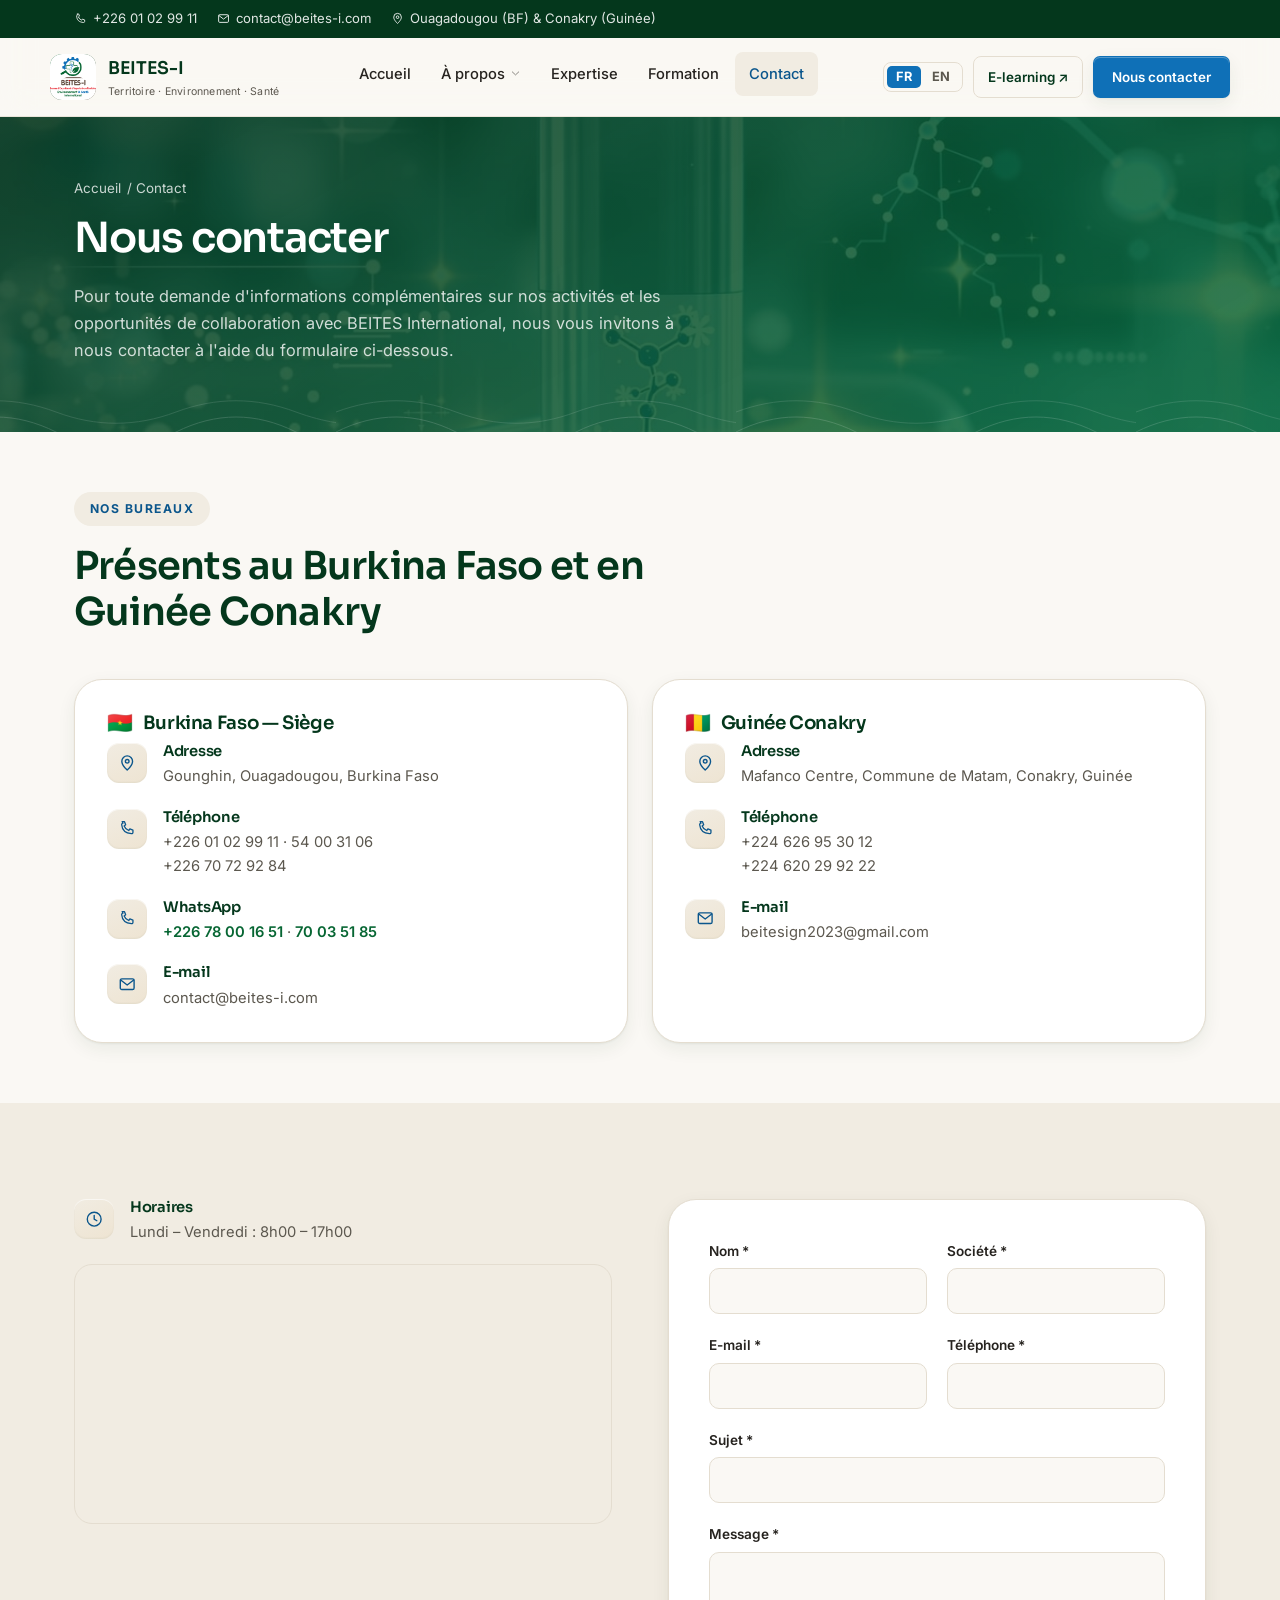
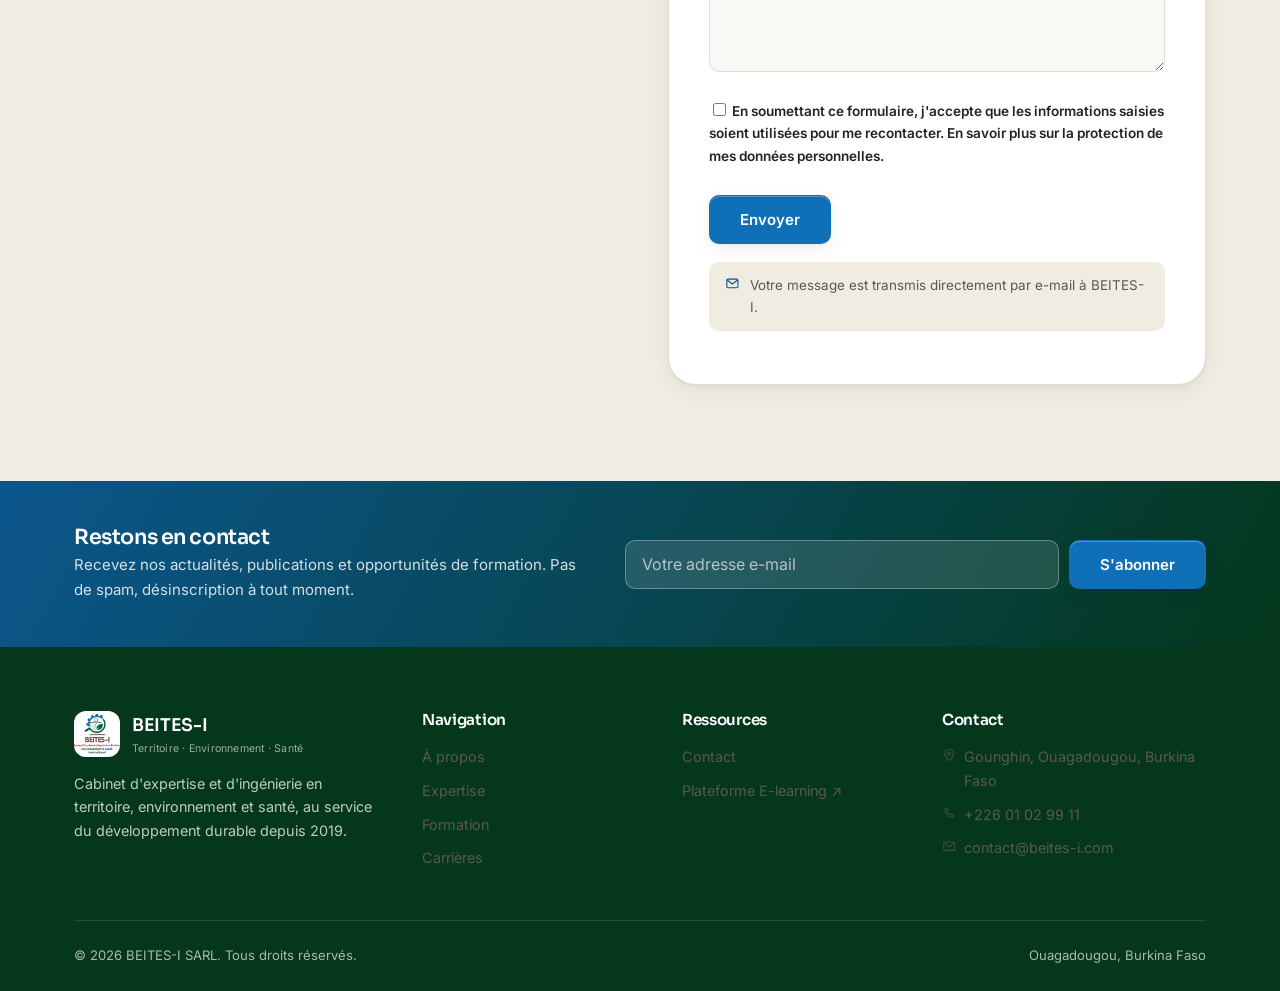
<file: contact.html>
<!DOCTYPE html>
<html lang="fr">
<head>
<meta charset="UTF-8">
<meta name="viewport" content="width=device-width, initial-scale=1.0">
<title>Contact | BEITES-I</title>
<meta name="description" content="Contactez BEITES-I, cabinet d'expertise à Ouagadougou, Burkina Faso, pour vos demandes d'informations ou d'opportunités de collaboration.">
<link rel="icon" href="favicon.svg" type="image/svg+xml">
<link rel="preconnect" href="https://fonts.googleapis.com">
<link rel="preconnect" href="https://fonts.gstatic.com" crossorigin>
<link href="https://fonts.googleapis.com/css2?family=Sora:wght@500;600;700;800&family=Inter:wght@400;500;600;700&display=swap" rel="stylesheet">
<link rel="stylesheet" href="css/style.css">
</head>
<body>

<header class="site-header">
  <div class="topbar">
    <div class="container">
      <div class="topbar-links">
        <span class="topbar-item"><svg class="icon"><use href="icons.svg#icon-phone"></use></svg> <a href="tel:+22601029911">+226 01 02 99 11</a></span>
        <span class="topbar-item"><svg class="icon"><use href="icons.svg#icon-mail"></use></svg> contact@beites-i.com</span>
        <span class="topbar-item"><svg class="icon"><use href="icons.svg#icon-pin"></use></svg> Ouagadougou (BF) &amp; Conakry (Guinée)</span>
      </div>
    </div>
  </div>
  <div class="container nav">
    <a href="index.html" class="brand">
      <span class="brand-mark"><img src="images/logo/logo.png" alt="BEITES-I" data-fallback><span class="brand-mark-fallback">B-I</span></span>
      <span class="brand-text"><strong>BEITES-I</strong><span>Territoire · Environnement · Santé</span></span>
    </a>
    <nav>
      <ul class="nav-links" id="navLinks">
        <li><a href="index.html">Accueil</a></li>
        <li class="has-dropdown">
          <a href="qui-sommes-nous.html">À propos <svg class="icon"><use href="icons.svg#icon-chevron-down"></use></svg></a>
          <ul class="dropdown">
            <li><a href="qui-sommes-nous.html"><svg class="icon"><use href="icons.svg#icon-compass"></use></svg> Notre histoire &amp; mission</a></li>
            <li><a href="qui-sommes-nous.html#equipe"><svg class="icon"><use href="icons.svg#icon-users"></use></svg> Notre équipe</a></li>
            <li><a href="opportunite.html"><svg class="icon"><use href="icons.svg#icon-briefcase"></use></svg> Carrières</a></li>
          </ul>
        </li>
        <li><a href="expertise.html">Expertise</a></li>
        <li><a href="formation.html">Formation</a></li>
        <li><a href="contact.html" class="is-active">Contact</a></li>
        <li class="lang-switch-item"><a href="contact.html" class="is-active">FR</a><a href="en/contact.html">EN</a></li>
      </ul>
    </nav>
    <div class="nav-cta">
      <div class="lang-switch">
        <a href="contact.html" class="is-active">FR</a>
        <a href="en/contact.html">EN</a>
      </div>
      <a href="https://formation.beites-i.com" target="_blank" rel="noopener" class="nav-elearn">E-learning ↗</a>
      <a href="contact.html" class="btn btn-primary btn-sm">Nous contacter</a>
    </div>
    <button class="nav-toggle" id="navToggle" aria-label="Ouvrir le menu">
      <svg class="icon icon-menu"><use href="icons.svg#icon-menu"></use></svg>
      <svg class="icon icon-close"><use href="icons.svg#icon-close"></use></svg>
    </button>
  </div>
</header>

<section class="page-header page-header--photo" style="--page-photo:url('../images/design/contact-bg.jpg')">
  <div class="container">
    <div class="breadcrumb"><a href="index.html">Accueil</a> / Contact</div>
    <h1>Nous contacter</h1>
    <p>Pour toute demande d'informations complémentaires sur nos activités et les opportunités de collaboration avec BEITES International, nous vous invitons à nous contacter à l'aide du formulaire ci-dessous.</p>
  </div>
</section>

<section class="section section--tight">
  <div class="container">
    <div class="section-head align-left">
      <span class="eyebrow">Nos bureaux</span>
      <h2>Présents au Burkina Faso et en Guinée Conakry</h2>
    </div>
    <div class="grid grid-2">
      <div class="office-card">
        <h3><span class="office-flag">🇧🇫</span> Burkina Faso — Siège</h3>
        <div class="info-block"><div class="icon-circle sm"><svg class="icon"><use href="icons.svg#icon-pin"></use></svg></div><div><h4>Adresse</h4><p>Gounghin, Ouagadougou, Burkina Faso</p></div></div>
        <div class="info-block"><div class="icon-circle sm"><svg class="icon"><use href="icons.svg#icon-phone"></use></svg></div><div><h4>Téléphone</h4><p><a href="tel:+22601029911">+226 01 02 99 11</a> · <a href="tel:+22654003106">54 00 31 06</a><br><a href="tel:+22670729284">+226 70 72 92 84</a></p></div></div>
        <div class="info-block"><div class="icon-circle sm"><svg class="icon"><use href="icons.svg#icon-phone"></use></svg></div><div><h4>WhatsApp</h4><p><a class="whatsapp-link" href="https://wa.me/22678001651" target="_blank" rel="noopener">+226 78 00 16 51</a> · <a class="whatsapp-link" href="https://wa.me/22670035185" target="_blank" rel="noopener">70 03 51 85</a></p></div></div>
        <div class="info-block"><div class="icon-circle sm"><svg class="icon"><use href="icons.svg#icon-mail"></use></svg></div><div><h4>E-mail</h4><p><a href="mailto:contact@beites-i.com">contact@beites-i.com</a></p></div></div>
      </div>
      <div class="office-card">
        <h3><span class="office-flag">🇬🇳</span> Guinée Conakry</h3>
        <div class="info-block"><div class="icon-circle sm"><svg class="icon"><use href="icons.svg#icon-pin"></use></svg></div><div><h4>Adresse</h4><p>Mafanco Centre, Commune de Matam, Conakry, Guinée</p></div></div>
        <div class="info-block"><div class="icon-circle sm"><svg class="icon"><use href="icons.svg#icon-phone"></use></svg></div><div><h4>Téléphone</h4><p><a href="tel:+224626953012">+224 626 95 30 12</a><br><a href="tel:+224620299222">+224 620 29 92 22</a></p></div></div>
        <div class="info-block"><div class="icon-circle sm"><svg class="icon"><use href="icons.svg#icon-mail"></use></svg></div><div><h4>E-mail</h4><p><a href="mailto:beitesign2023@gmail.com">beitesign2023@gmail.com</a></p></div></div>
      </div>
    </div>
  </div>
</section>

<section class="section section--alt">
  <div class="container">
    <div class="grid grid-2" style="gap:56px; align-items:flex-start;">

      <div>
        <div class="info-block"><div class="icon-circle sm"><svg class="icon"><use href="icons.svg#icon-clock"></use></svg></div><div><h4>Horaires</h4><p>Lundi – Vendredi : 8h00 – 17h00</p></div></div>
        <div class="map-frame">
          <iframe src="https://www.openstreetmap.org/export/embed.html?bbox=-1.55%2C12.32%2C-1.47%2C12.40&layer=mapnik&marker=12.3714%2C-1.5197" loading="lazy" title="Ouagadougou, Burkina Faso"></iframe>
        </div>
      </div>

      <div class="form-card">
        <div class="form-success" id="formSuccessContact"><svg class="icon"><use href="icons.svg#icon-check-circle"></use></svg> Merci pour votre message. Il a bien été envoyé.</div>
        <div class="form-error" id="formErrorContact">Une erreur s'est produite lors de l'envoi. Merci de réessayer, ou écrivez-nous directement à contact@beites-i.com.</div>
        <form id="contactForm" novalidate>
          <input type="hidden" name="_subject" value="Nouveau message — site BEITES-I">
          <input type="text" name="_honey" style="display:none" tabindex="-1" autocomplete="off">
          <div class="form-grid">
            <div class="field"><label for="c-nom">Nom *</label><input type="text" id="c-nom" name="Nom" required></div>
            <div class="field"><label for="c-societe">Société *</label><input type="text" id="c-societe" name="Societe" required></div>
            <div class="field"><label for="c-email">E-mail *</label><input type="email" id="c-email" name="Email" required></div>
            <div class="field"><label for="c-tel">Téléphone *</label><input type="tel" id="c-tel" name="Telephone" required></div>
            <div class="field full"><label for="c-sujet">Sujet *</label><input type="text" id="c-sujet" name="Sujet" required></div>
            <div class="field full"><label for="c-message">Message *</label><textarea id="c-message" name="Message" required></textarea></div>
            <div class="field full">
              <label class="consent"><input type="checkbox" required> En soumettant ce formulaire, j'accepte que les informations saisies soient utilisées pour me recontacter. En savoir plus sur la protection de mes données personnelles.</label>
            </div>
          </div>
          <div style="margin-top:22px;">
            <button type="submit" class="btn btn-primary">Envoyer</button>
          </div>
          <p class="form-note"><svg class="icon"><use href="icons.svg#icon-mail"></use></svg> Votre message est transmis directement par e-mail à BEITES-I.</p>
        </form>
      </div>

    </div>
  </div>
</section>

<section class="newsletter-band">
  <div class="container newsletter-inner">
    <div class="newsletter-text">
      <h3>Restons en contact</h3>
      <p>Recevez nos actualités, publications et opportunités de formation. Pas de spam, désinscription à tout moment.</p>
    </div>
    <form id="newsletterForm" class="newsletter-form" novalidate>
      <input type="hidden" name="_subject" value="Nouvelle inscription newsletter — BEITES-I">
      <input type="text" name="_honey" style="display:none" tabindex="-1" autocomplete="off">
      <input type="email" name="Email" placeholder="Votre adresse e-mail" aria-label="Adresse e-mail" required>
      <button type="submit" class="btn btn-primary">S'abonner</button>
    </form>
    <div class="newsletter-msg newsletter-success" id="newsletterSuccess"><svg class="icon"><use href="icons.svg#icon-check-circle"></use></svg> Merci ! Votre inscription a bien été prise en compte.</div>
    <div class="newsletter-msg newsletter-error" id="newsletterError">Une erreur est survenue. Réessayez, ou écrivez-nous à contact@beites-i.com.</div>
  </div>
</section>

<footer class="site-footer">
  <div class="container">
    <div class="footer-grid">
      <div class="footer-brand">
        <a href="index.html" class="brand" style="margin-bottom:14px;">
          <span class="brand-mark"><img src="images/logo/logo.png" alt="BEITES-I" data-fallback><span class="brand-mark-fallback">B-I</span></span>
          <span class="brand-text"><strong style="color:#fff;">BEITES-I</strong><span style="color:rgba(255,255,255,0.6);">Territoire · Environnement · Santé</span></span>
        </a>
        <p>Cabinet d'expertise et d'ingénierie en territoire, environnement et santé, au service du développement durable depuis 2019.</p>
      </div>
      <div>
        <h4>Navigation</h4>
        <ul>
          <li><a href="qui-sommes-nous.html">À propos</a></li>
          <li><a href="expertise.html">Expertise</a></li>
          <li><a href="formation.html">Formation</a></li>
          <li><a href="opportunite.html">Carrières</a></li>
        </ul>
      </div>
      <div>
        <h4>Ressources</h4>
        <ul>
          <li><a href="contact.html">Contact</a></li>
          <li><a href="https://formation.beites-i.com" target="_blank" rel="noopener">Plateforme E-learning ↗</a></li>
        </ul>
      </div>
      <div>
        <h4>Contact</h4>
        <ul>
          <li><svg class="icon"><use href="icons.svg#icon-pin"></use></svg> Gounghin, Ouagadougou, Burkina Faso</li>
          <li><svg class="icon"><use href="icons.svg#icon-phone"></use></svg> <a href="tel:+22601029911">+226 01 02 99 11</a></li>
          <li><svg class="icon"><use href="icons.svg#icon-mail"></use></svg> <a href="mailto:contact@beites-i.com">contact@beites-i.com</a></li>
        </ul>
      </div>
    </div>
    <div class="footer-bottom">
      <span>© <span id="year"></span> BEITES-I SARL. Tous droits réservés.</span>
      <span>Ouagadougou, Burkina Faso</span>
    </div>
  </div>
</footer>

<script src="js/main.js"></script>
</body>
</html>
</file>
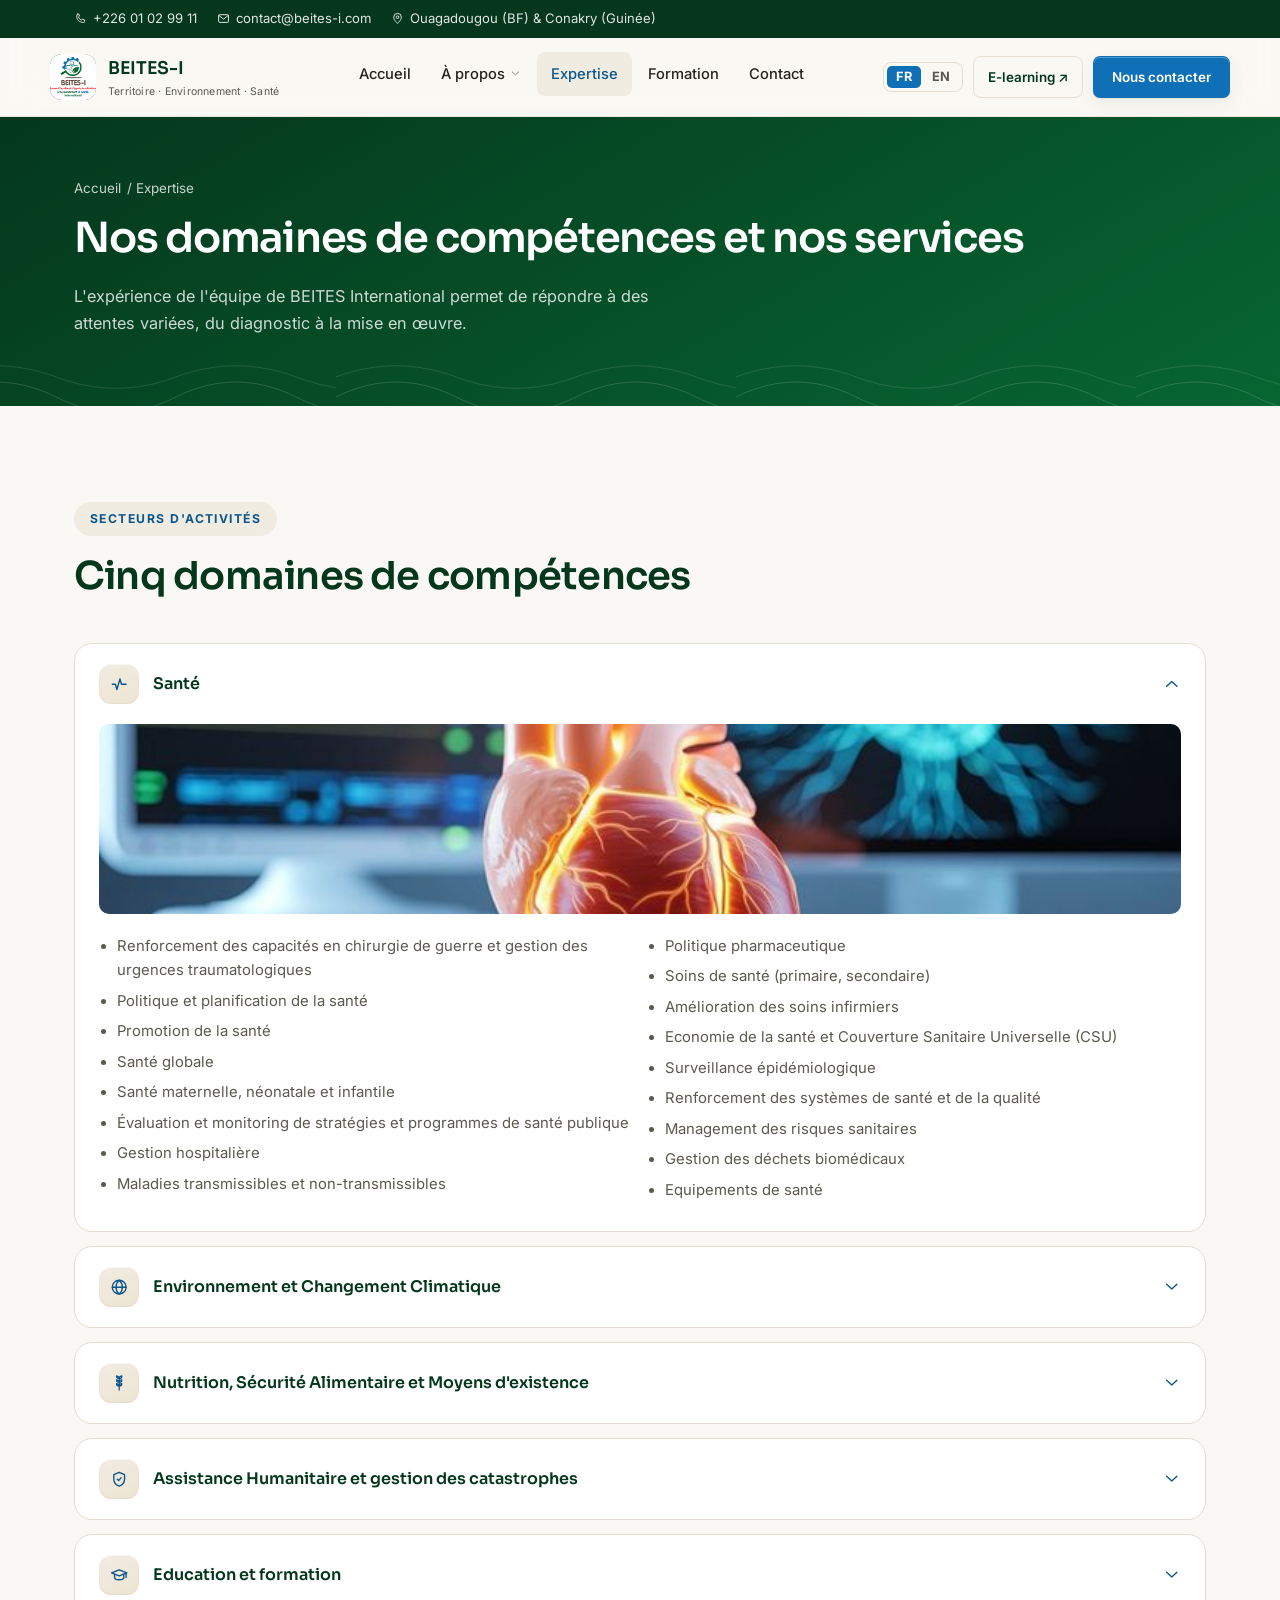
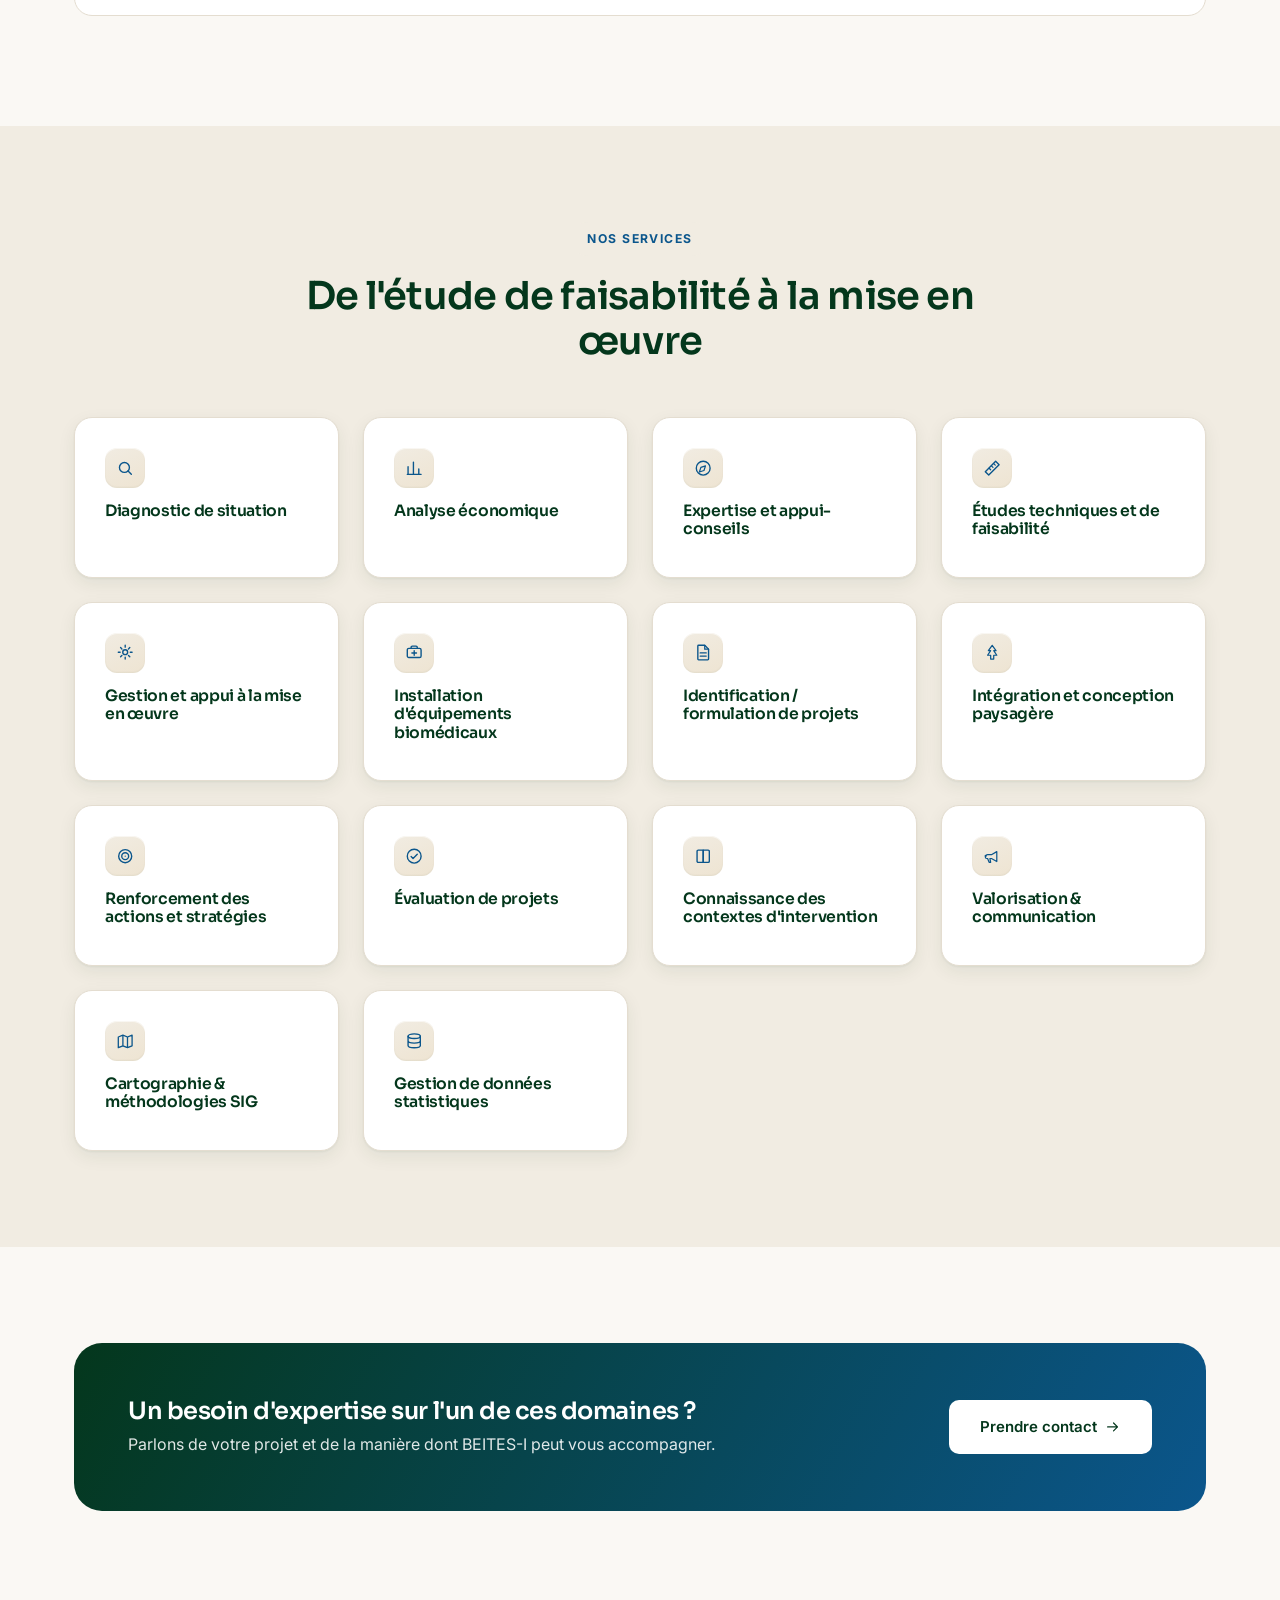
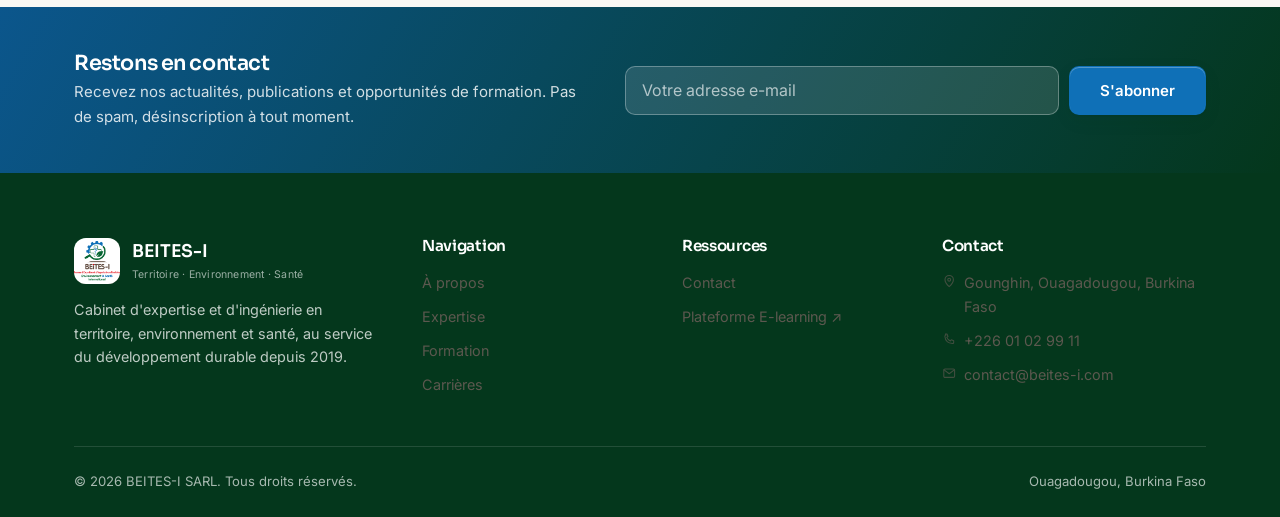
<file: expertise.html>
<!DOCTYPE html>
<html lang="fr">
<head>
<meta charset="UTF-8">
<meta name="viewport" content="width=device-width, initial-scale=1.0">
<title>Expertise &amp; Services | BEITES-I</title>
<meta name="description" content="Nos domaines de compétences (Santé, Environnement, Nutrition, Assistance Humanitaire, Éducation) et nos services d'études, d'appui-conseils et d'évaluation.">
<link rel="icon" href="favicon.svg" type="image/svg+xml">
<link rel="preconnect" href="https://fonts.googleapis.com">
<link rel="preconnect" href="https://fonts.gstatic.com" crossorigin>
<link href="https://fonts.googleapis.com/css2?family=Sora:wght@500;600;700;800&family=Inter:wght@400;500;600;700&display=swap" rel="stylesheet">
<link rel="stylesheet" href="css/style.css">
</head>
<body>

<header class="site-header">
  <div class="topbar">
    <div class="container">
      <div class="topbar-links">
        <span class="topbar-item"><svg class="icon"><use href="icons.svg#icon-phone"></use></svg> <a href="tel:+22601029911">+226 01 02 99 11</a></span>
        <span class="topbar-item"><svg class="icon"><use href="icons.svg#icon-mail"></use></svg> contact@beites-i.com</span>
        <span class="topbar-item"><svg class="icon"><use href="icons.svg#icon-pin"></use></svg> Ouagadougou (BF) &amp; Conakry (Guinée)</span>
      </div>
    </div>
  </div>
  <div class="container nav">
    <a href="index.html" class="brand">
      <span class="brand-mark"><img src="images/logo/logo.png" alt="BEITES-I" data-fallback><span class="brand-mark-fallback">B-I</span></span>
      <span class="brand-text"><strong>BEITES-I</strong><span>Territoire · Environnement · Santé</span></span>
    </a>
    <nav>
      <ul class="nav-links" id="navLinks">
        <li><a href="index.html">Accueil</a></li>
        <li class="has-dropdown">
          <a href="qui-sommes-nous.html">À propos <svg class="icon"><use href="icons.svg#icon-chevron-down"></use></svg></a>
          <ul class="dropdown">
            <li><a href="qui-sommes-nous.html"><svg class="icon"><use href="icons.svg#icon-compass"></use></svg> Notre histoire &amp; mission</a></li>
            <li><a href="qui-sommes-nous.html#equipe"><svg class="icon"><use href="icons.svg#icon-users"></use></svg> Notre équipe</a></li>
            <li><a href="opportunite.html"><svg class="icon"><use href="icons.svg#icon-briefcase"></use></svg> Carrières</a></li>
          </ul>
        </li>
        <li><a href="expertise.html" class="is-active">Expertise</a></li>
        <li><a href="formation.html">Formation</a></li>
        <li><a href="contact.html">Contact</a></li>
        <li class="lang-switch-item"><a href="expertise.html" class="is-active">FR</a><a href="en/expertise.html">EN</a></li>
      </ul>
    </nav>
    <div class="nav-cta">
      <div class="lang-switch">
        <a href="expertise.html" class="is-active">FR</a>
        <a href="en/expertise.html">EN</a>
      </div>
      <a href="https://formation.beites-i.com" target="_blank" rel="noopener" class="nav-elearn">E-learning ↗</a>
      <a href="contact.html" class="btn btn-primary btn-sm">Nous contacter</a>
    </div>
    <button class="nav-toggle" id="navToggle" aria-label="Ouvrir le menu">
      <svg class="icon icon-menu"><use href="icons.svg#icon-menu"></use></svg>
      <svg class="icon icon-close"><use href="icons.svg#icon-close"></use></svg>
    </button>
  </div>
</header>

<section class="page-header">
  <div class="container">
    <div class="breadcrumb"><a href="index.html">Accueil</a> / Expertise</div>
    <h1>Nos domaines de compétences et nos services</h1>
    <p>L'expérience de l'équipe de BEITES International permet de répondre à des attentes variées, du diagnostic à la mise en œuvre.</p>
  </div>
</section>

<section class="section">
  <div class="container">
    <div class="section-head align-left">
      <span class="eyebrow">Secteurs d'activités</span>
      <h2>Cinq domaines de compétences</h2>
    </div>

    <details class="accordion-item" open>
      <summary>
        <span class="summary-left"><span class="icon-circle sm"><svg class="icon"><use href="icons.svg#icon-pulse"></use></svg></span> Santé</span>
        <svg class="icon accordion-chevron"><use href="icons.svg#icon-chevron-down"></use></svg>
      </summary>
      <div class="accordion-body">
        <img class="accordion-banner" src="images/design/sante.jpg" alt="" data-fallback loading="lazy" decoding="async">
        <ul>
          <li>Renforcement des capacités en chirurgie de guerre et gestion des urgences traumatologiques</li>
          <li>Politique et planification de la santé</li>
          <li>Promotion de la santé</li>
          <li>Santé globale</li>
          <li>Santé maternelle, néonatale et infantile</li>
          <li>Évaluation et monitoring de stratégies et programmes de santé publique</li>
          <li>Gestion hospitalière</li>
          <li>Maladies transmissibles et non-transmissibles</li>
          <li>Politique pharmaceutique</li>
          <li>Soins de santé (primaire, secondaire)</li>
          <li>Amélioration des soins infirmiers</li>
          <li>Economie de la santé et Couverture Sanitaire Universelle (CSU)</li>
          <li>Surveillance épidémiologique</li>
          <li>Renforcement des systèmes de santé et de la qualité</li>
          <li>Management des risques sanitaires</li>
          <li>Gestion des déchets biomédicaux</li>
          <li>Equipements de santé</li>
        </ul>
      </div>
    </details>

    <details class="accordion-item">
      <summary>
        <span class="summary-left"><span class="icon-circle sm"><svg class="icon"><use href="icons.svg#icon-globe"></use></svg></span> Environnement et Changement Climatique</span>
        <svg class="icon accordion-chevron"><use href="icons.svg#icon-chevron-down"></use></svg>
      </summary>
      <div class="accordion-body">
        <img class="accordion-banner" src="images/design/environnement.jpg" alt="" data-fallback loading="lazy" decoding="async">
        <ul>
          <li>Politiques et stratégie de protection et de gestion de l'environnement</li>
          <li>Etudes d'impacts sur l'environnement (EIE)</li>
          <li>Évaluation environnementale de projets, plans et programmes</li>
          <li>Assistance à maîtrise d'ouvrage, conseils en environnement</li>
          <li>Concertation environnementale et accompagnement au changement</li>
          <li>Suivi de plans de gestion environnementale et sociale (PGES)</li>
          <li>Foresterie</li>
          <li>Cartographie SIG, modélisation, bases de données</li>
          <li>Gestion foncière</li>
          <li>Gestion et traitement des déchets solides</li>
          <li>Protection de l'environnement, des sols et des ressources en eau</li>
          <li>Eau et assainissement</li>
          <li>Développement durable</li>
          <li>Mécanisme de développement propre</li>
          <li>Etudes de vulnérabilité et d'adaptation au Changement Climatique</li>
          <li>Inventaire des gaz à effet de serre, marché de carbone</li>
          <li>Coordination des enquêtes terrain</li>
        </ul>
      </div>
    </details>

    <details class="accordion-item">
      <summary>
        <span class="summary-left"><span class="icon-circle sm"><svg class="icon"><use href="icons.svg#icon-wheat"></use></svg></span> Nutrition, Sécurité Alimentaire et Moyens d'existence</span>
        <svg class="icon accordion-chevron"><use href="icons.svg#icon-chevron-down"></use></svg>
      </summary>
      <div class="accordion-body">
        <img class="accordion-banner" src="images/design/nutrition.jpg" alt="" data-fallback loading="lazy" decoding="async">
        <ul>
          <li>Nutrition</li>
          <li>Sécurité Alimentaire et Moyens d'Existence (SAME)</li>
          <li>Formule coopérative agricole</li>
          <li>Chaîne de valeur Agro-Sylvo-Pastorale</li>
        </ul>
      </div>
    </details>

    <details class="accordion-item">
      <summary>
        <span class="summary-left"><span class="icon-circle sm"><svg class="icon"><use href="icons.svg#icon-shield"></use></svg></span> Assistance Humanitaire et gestion des catastrophes</span>
        <svg class="icon accordion-chevron"><use href="icons.svg#icon-chevron-down"></use></svg>
      </summary>
      <div class="accordion-body">
        <img class="accordion-banner" src="images/design/humanitaire.jpg" alt="" data-fallback loading="lazy" decoding="async">
        <ul>
          <li>Premiers secours</li>
          <li>Stratégies d'assistance humanitaire et de résilience communautaire</li>
          <li>Appui à l'analyse des risques</li>
          <li>Organisation des services de santé en contexte d'urgence</li>
          <li>Élaboration de plan de contingence sanitaire</li>
          <li>Protection civile</li>
          <li>Protection de l'enfant</li>
          <li>Mitigation des Violences Basées sur le Genre</li>
        </ul>
      </div>
    </details>

    <details class="accordion-item">
      <summary>
        <span class="summary-left"><span class="icon-circle sm"><svg class="icon"><use href="icons.svg#icon-cap"></use></svg></span> Education et formation</span>
        <svg class="icon accordion-chevron"><use href="icons.svg#icon-chevron-down"></use></svg>
      </summary>
      <div class="accordion-body">
        <img class="accordion-banner" src="images/design/education.jpg" alt="" data-fallback loading="lazy" decoding="async">
        <ul>
          <li>Capitalisation des expériences, pratiques et connaissances</li>
          <li>Formation et développement des capacités</li>
          <li>Formation de formateurs</li>
          <li>Stratégie et campagne de communication</li>
        </ul>
      </div>
    </details>
  </div>
</section>

<section class="section section--alt">
  <div class="container">
    <div class="section-head">
      <span class="eyebrow">Nos services</span>
      <h2>De l'étude de faisabilité à la mise en œuvre</h2>
    </div>
    <div class="grid grid-4">
      <div class="card"><div class="icon-circle sm" style="margin-bottom:14px;"><svg class="icon"><use href="icons.svg#icon-search"></use></svg></div><h3 style="font-size:0.98rem;">Diagnostic de situation</h3></div>
      <div class="card"><div class="icon-circle sm" style="margin-bottom:14px;"><svg class="icon"><use href="icons.svg#icon-chart"></use></svg></div><h3 style="font-size:0.98rem;">Analyse économique</h3></div>
      <div class="card"><div class="icon-circle sm" style="margin-bottom:14px;"><svg class="icon"><use href="icons.svg#icon-compass"></use></svg></div><h3 style="font-size:0.98rem;">Expertise et appui-conseils</h3></div>
      <div class="card"><div class="icon-circle sm" style="margin-bottom:14px;"><svg class="icon"><use href="icons.svg#icon-ruler"></use></svg></div><h3 style="font-size:0.98rem;">Études techniques et de faisabilité</h3></div>
      <div class="card"><div class="icon-circle sm" style="margin-bottom:14px;"><svg class="icon"><use href="icons.svg#icon-gear"></use></svg></div><h3 style="font-size:0.98rem;">Gestion et appui à la mise en œuvre</h3></div>
      <div class="card"><div class="icon-circle sm" style="margin-bottom:14px;"><svg class="icon"><use href="icons.svg#icon-cross"></use></svg></div><h3 style="font-size:0.98rem;">Installation d'équipements biomédicaux</h3></div>
      <div class="card"><div class="icon-circle sm" style="margin-bottom:14px;"><svg class="icon"><use href="icons.svg#icon-file"></use></svg></div><h3 style="font-size:0.98rem;">Identification / formulation de projets</h3></div>
      <div class="card"><div class="icon-circle sm" style="margin-bottom:14px;"><svg class="icon"><use href="icons.svg#icon-tree"></use></svg></div><h3 style="font-size:0.98rem;">Intégration et conception paysagère</h3></div>
      <div class="card"><div class="icon-circle sm" style="margin-bottom:14px;"><svg class="icon"><use href="icons.svg#icon-target"></use></svg></div><h3 style="font-size:0.98rem;">Renforcement des actions et stratégies</h3></div>
      <div class="card"><div class="icon-circle sm" style="margin-bottom:14px;"><svg class="icon"><use href="icons.svg#icon-check-circle"></use></svg></div><h3 style="font-size:0.98rem;">Évaluation de projets</h3></div>
      <div class="card"><div class="icon-circle sm" style="margin-bottom:14px;"><svg class="icon"><use href="icons.svg#icon-book"></use></svg></div><h3 style="font-size:0.98rem;">Connaissance des contextes d'intervention</h3></div>
      <div class="card"><div class="icon-circle sm" style="margin-bottom:14px;"><svg class="icon"><use href="icons.svg#icon-megaphone"></use></svg></div><h3 style="font-size:0.98rem;">Valorisation &amp; communication</h3></div>
      <div class="card"><div class="icon-circle sm" style="margin-bottom:14px;"><svg class="icon"><use href="icons.svg#icon-map"></use></svg></div><h3 style="font-size:0.98rem;">Cartographie &amp; méthodologies SIG</h3></div>
      <div class="card"><div class="icon-circle sm" style="margin-bottom:14px;"><svg class="icon"><use href="icons.svg#icon-database"></use></svg></div><h3 style="font-size:0.98rem;">Gestion de données statistiques</h3></div>
    </div>
  </div>
</section>

<section class="section">
  <div class="container">
    <div class="cta-banner">
      <div>
        <h2>Un besoin d'expertise sur l'un de ces domaines ?</h2>
        <p>Parlons de votre projet et de la manière dont BEITES-I peut vous accompagner.</p>
      </div>
      <a href="contact.html" class="btn btn-white">Prendre contact <svg class="icon"><use href="icons.svg#icon-arrow-right"></use></svg></a>
    </div>
  </div>
</section>

<section class="newsletter-band">
  <div class="container newsletter-inner">
    <div class="newsletter-text">
      <h3>Restons en contact</h3>
      <p>Recevez nos actualités, publications et opportunités de formation. Pas de spam, désinscription à tout moment.</p>
    </div>
    <form id="newsletterForm" class="newsletter-form" novalidate>
      <input type="hidden" name="_subject" value="Nouvelle inscription newsletter — BEITES-I">
      <input type="text" name="_honey" style="display:none" tabindex="-1" autocomplete="off">
      <input type="email" name="Email" placeholder="Votre adresse e-mail" aria-label="Adresse e-mail" required>
      <button type="submit" class="btn btn-primary">S'abonner</button>
    </form>
    <div class="newsletter-msg newsletter-success" id="newsletterSuccess"><svg class="icon"><use href="icons.svg#icon-check-circle"></use></svg> Merci ! Votre inscription a bien été prise en compte.</div>
    <div class="newsletter-msg newsletter-error" id="newsletterError">Une erreur est survenue. Réessayez, ou écrivez-nous à contact@beites-i.com.</div>
  </div>
</section>

<footer class="site-footer">
  <div class="container">
    <div class="footer-grid">
      <div class="footer-brand">
        <a href="index.html" class="brand" style="margin-bottom:14px;">
          <span class="brand-mark"><img src="images/logo/logo.png" alt="BEITES-I" data-fallback><span class="brand-mark-fallback">B-I</span></span>
          <span class="brand-text"><strong style="color:#fff;">BEITES-I</strong><span style="color:rgba(255,255,255,0.6);">Territoire · Environnement · Santé</span></span>
        </a>
        <p>Cabinet d'expertise et d'ingénierie en territoire, environnement et santé, au service du développement durable depuis 2019.</p>
      </div>
      <div>
        <h4>Navigation</h4>
        <ul>
          <li><a href="qui-sommes-nous.html">À propos</a></li>
          <li><a href="expertise.html">Expertise</a></li>
          <li><a href="formation.html">Formation</a></li>
          <li><a href="opportunite.html">Carrières</a></li>
        </ul>
      </div>
      <div>
        <h4>Ressources</h4>
        <ul>
          <li><a href="contact.html">Contact</a></li>
          <li><a href="https://formation.beites-i.com" target="_blank" rel="noopener">Plateforme E-learning ↗</a></li>
        </ul>
      </div>
      <div>
        <h4>Contact</h4>
        <ul>
          <li><svg class="icon"><use href="icons.svg#icon-pin"></use></svg> Gounghin, Ouagadougou, Burkina Faso</li>
          <li><svg class="icon"><use href="icons.svg#icon-phone"></use></svg> <a href="tel:+22601029911">+226 01 02 99 11</a></li>
          <li><svg class="icon"><use href="icons.svg#icon-mail"></use></svg> <a href="mailto:contact@beites-i.com">contact@beites-i.com</a></li>
        </ul>
      </div>
    </div>
    <div class="footer-bottom">
      <span>© <span id="year"></span> BEITES-I SARL. Tous droits réservés.</span>
      <span>Ouagadougou, Burkina Faso</span>
    </div>
  </div>
</footer>

<script src="js/main.js"></script>
</body>
</html>
</file>
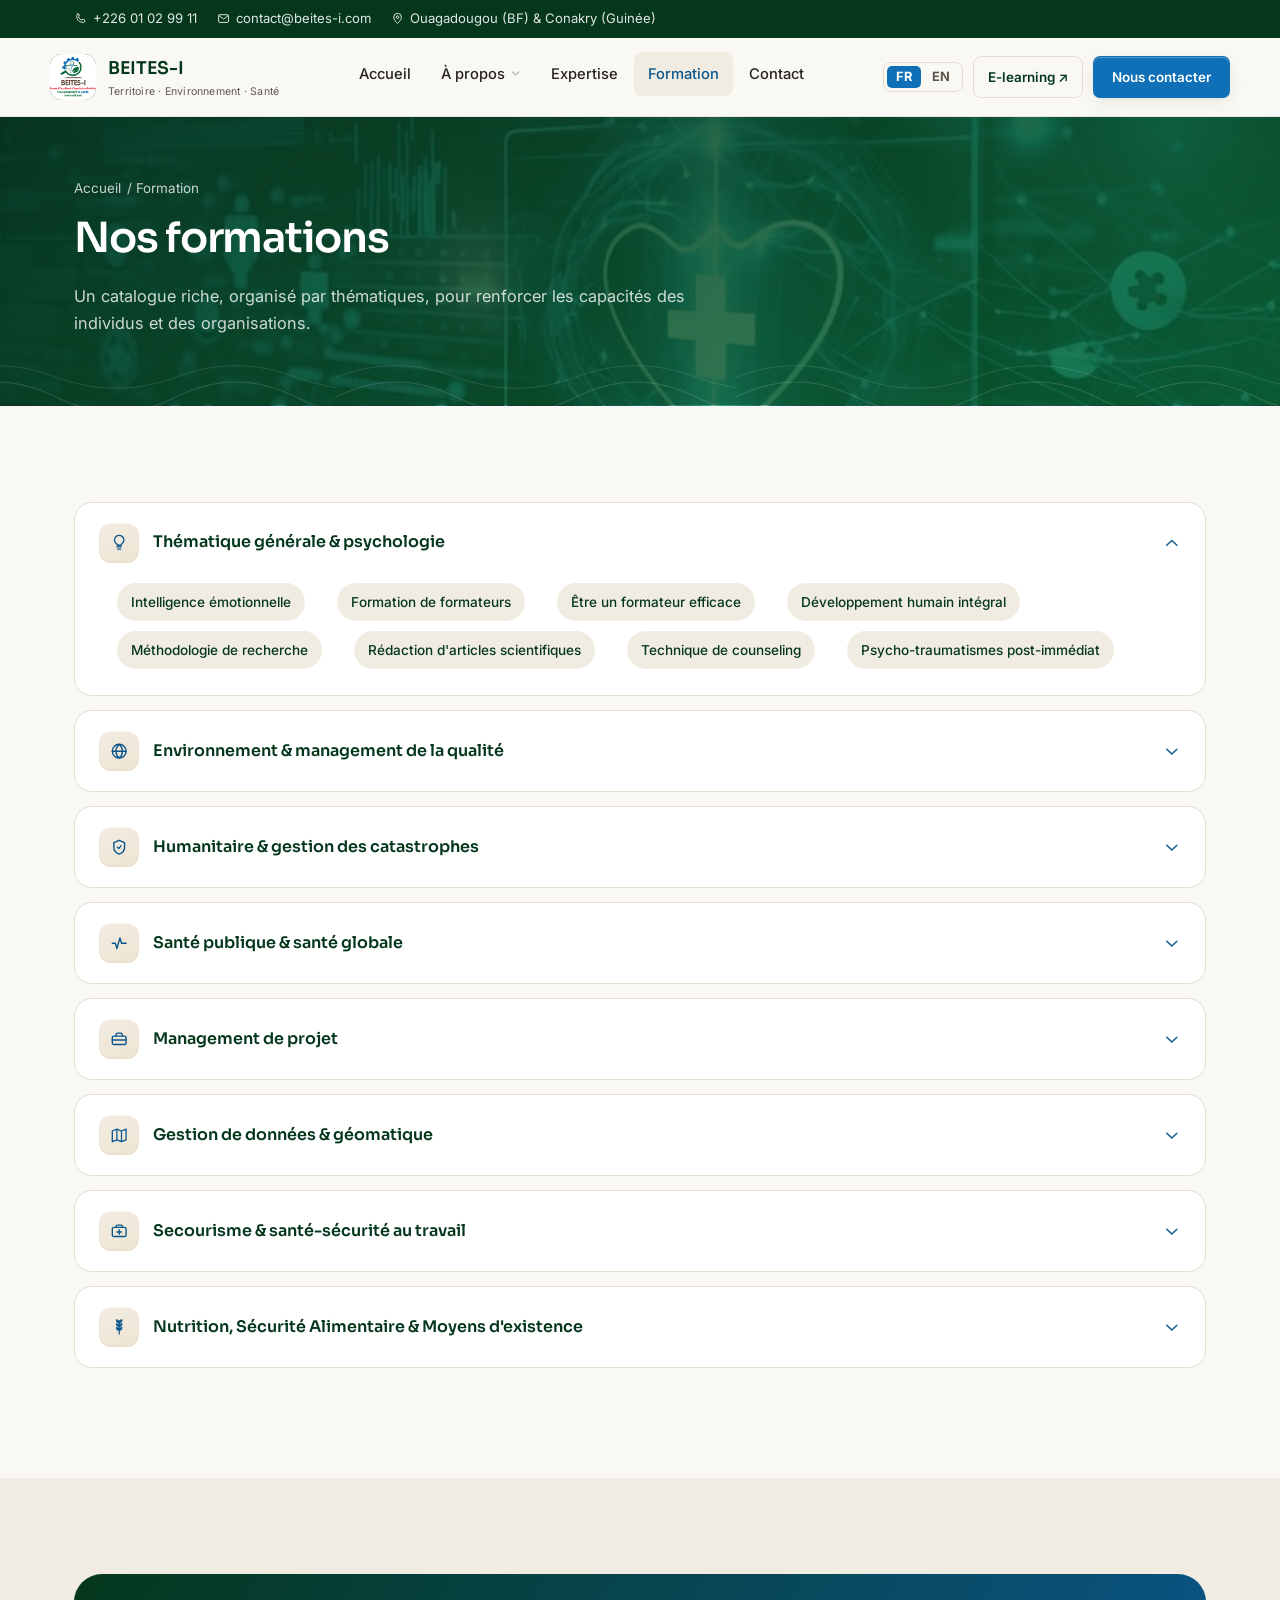
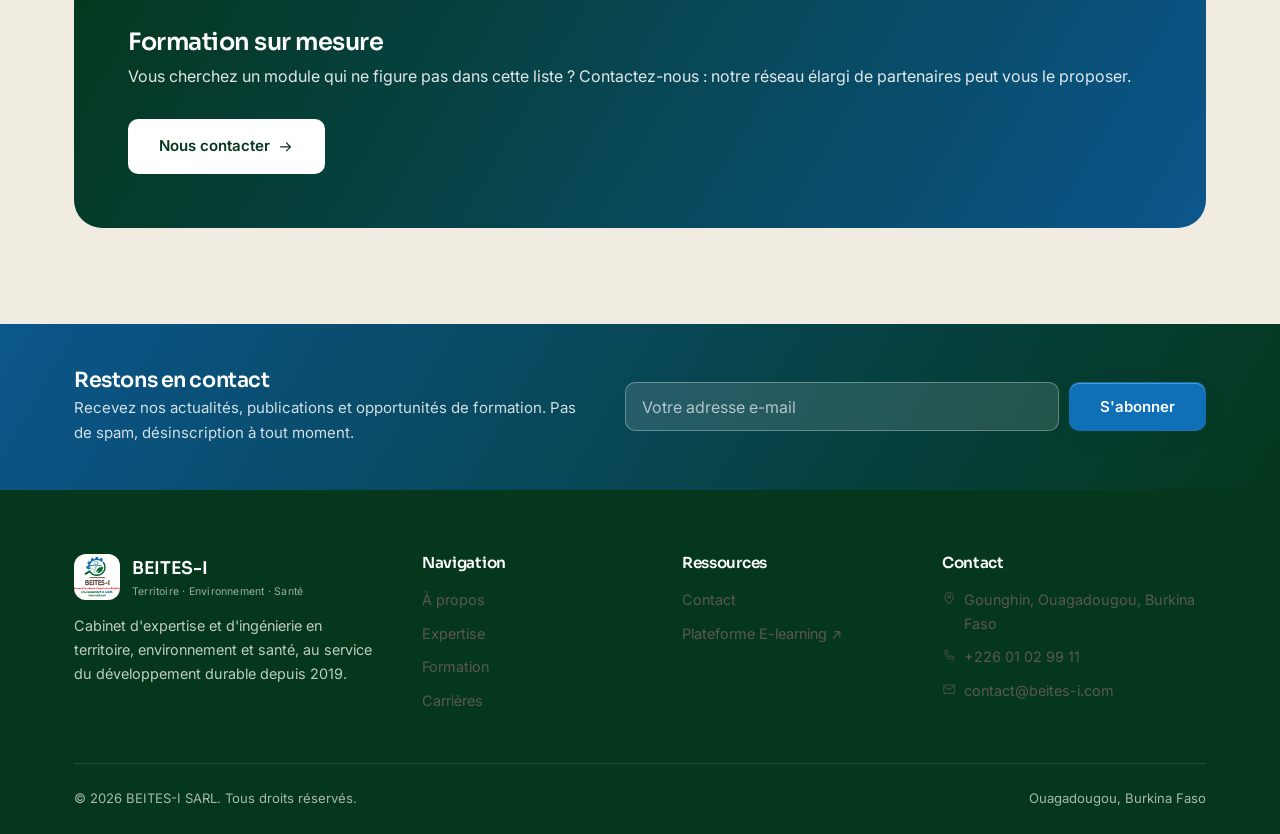
<file: formation.html>
<!DOCTYPE html>
<html lang="fr">
<head>
<meta charset="UTF-8">
<meta name="viewport" content="width=device-width, initial-scale=1.0">
<title>Formation | BEITES-I</title>
<meta name="description" content="Catalogue de formations BEITES-I : santé publique, environnement, humanitaire, éducation, gestion de projet, géomatique et secourisme.">
<link rel="icon" href="favicon.svg" type="image/svg+xml">
<link rel="preconnect" href="https://fonts.googleapis.com">
<link rel="preconnect" href="https://fonts.gstatic.com" crossorigin>
<link href="https://fonts.googleapis.com/css2?family=Sora:wght@500;600;700;800&family=Inter:wght@400;500;600;700&display=swap" rel="stylesheet">
<link rel="stylesheet" href="css/style.css">
</head>
<body>

<header class="site-header">
  <div class="topbar">
    <div class="container">
      <div class="topbar-links">
        <span class="topbar-item"><svg class="icon"><use href="icons.svg#icon-phone"></use></svg> <a href="tel:+22601029911">+226 01 02 99 11</a></span>
        <span class="topbar-item"><svg class="icon"><use href="icons.svg#icon-mail"></use></svg> contact@beites-i.com</span>
        <span class="topbar-item"><svg class="icon"><use href="icons.svg#icon-pin"></use></svg> Ouagadougou (BF) &amp; Conakry (Guinée)</span>
      </div>
    </div>
  </div>
  <div class="container nav">
    <a href="index.html" class="brand">
      <span class="brand-mark"><img src="images/logo/logo.png" alt="BEITES-I" data-fallback><span class="brand-mark-fallback">B-I</span></span>
      <span class="brand-text"><strong>BEITES-I</strong><span>Territoire · Environnement · Santé</span></span>
    </a>
    <nav>
      <ul class="nav-links" id="navLinks">
        <li><a href="index.html">Accueil</a></li>
        <li class="has-dropdown">
          <a href="qui-sommes-nous.html">À propos <svg class="icon"><use href="icons.svg#icon-chevron-down"></use></svg></a>
          <ul class="dropdown">
            <li><a href="qui-sommes-nous.html"><svg class="icon"><use href="icons.svg#icon-compass"></use></svg> Notre histoire &amp; mission</a></li>
            <li><a href="qui-sommes-nous.html#equipe"><svg class="icon"><use href="icons.svg#icon-users"></use></svg> Notre équipe</a></li>
            <li><a href="opportunite.html"><svg class="icon"><use href="icons.svg#icon-briefcase"></use></svg> Carrières</a></li>
          </ul>
        </li>
        <li><a href="expertise.html">Expertise</a></li>
        <li><a href="formation.html" class="is-active">Formation</a></li>
        <li><a href="contact.html">Contact</a></li>
        <li class="lang-switch-item"><a href="formation.html" class="is-active">FR</a><a href="en/formation.html">EN</a></li>
      </ul>
    </nav>
    <div class="nav-cta">
      <div class="lang-switch">
        <a href="formation.html" class="is-active">FR</a>
        <a href="en/formation.html">EN</a>
      </div>
      <a href="https://formation.beites-i.com" target="_blank" rel="noopener" class="nav-elearn">E-learning ↗</a>
      <a href="contact.html" class="btn btn-primary btn-sm">Nous contacter</a>
    </div>
    <button class="nav-toggle" id="navToggle" aria-label="Ouvrir le menu">
      <svg class="icon icon-menu"><use href="icons.svg#icon-menu"></use></svg>
      <svg class="icon icon-close"><use href="icons.svg#icon-close"></use></svg>
    </button>
  </div>
</header>

<section class="page-header page-header--photo" style="--page-photo:url('../images/design/formation-bg.jpg')">
  <div class="container">
    <div class="breadcrumb"><a href="index.html">Accueil</a> / Formation</div>
    <h1>Nos formations</h1>
    <p>Un catalogue riche, organisé par thématiques, pour renforcer les capacités des individus et des organisations.</p>
  </div>
</section>

<section class="section">
  <div class="container">

    <details class="accordion-item" open>
      <summary>
        <span class="summary-left"><span class="icon-circle sm"><svg class="icon"><use href="icons.svg#icon-bulb"></use></svg></span> Thématique générale &amp; psychologie</span>
        <svg class="icon accordion-chevron"><use href="icons.svg#icon-chevron-down"></use></svg>
      </summary>
      <div class="accordion-body">
        <ul class="chip-list">
          <li>Intelligence émotionnelle</li><li>Formation de formateurs</li><li>Être un formateur efficace</li>
          <li>Développement humain intégral</li><li>Méthodologie de recherche</li><li>Rédaction d'articles scientifiques</li>
          <li>Technique de counseling</li><li>Psycho-traumatismes post-immédiat</li>
        </ul>
      </div>
    </details>

    <details class="accordion-item">
      <summary>
        <span class="summary-left"><span class="icon-circle sm"><svg class="icon"><use href="icons.svg#icon-globe"></use></svg></span> Environnement &amp; management de la qualité</span>
        <svg class="icon accordion-chevron"><use href="icons.svg#icon-chevron-down"></use></svg>
      </summary>
      <div class="accordion-body">
        <ul class="chip-list">
          <li>Plan d'urgence des entreprises</li><li>Management qualité &amp; sécurité</li><li>Communication environnementale</li>
          <li>Étude d'Impact Environnemental et Social (EIES)</li><li>Gestion des déchets d'activités de soins</li>
          <li>Gouvernance environnementale</li><li>Réhabilitation des sites miniers</li><li>Gestion intégrée des ressources en eau</li>
          <li>Eau et assainissement</li><li>Responsabilité sociétale des entreprises (RSE)</li><li>Environnement et action humanitaire</li>
        </ul>
      </div>
    </details>

    <details class="accordion-item">
      <summary>
        <span class="summary-left"><span class="icon-circle sm"><svg class="icon"><use href="icons.svg#icon-shield"></use></svg></span> Humanitaire &amp; gestion des catastrophes</span>
        <svg class="icon accordion-chevron"><use href="icons.svg#icon-chevron-down"></use></svg>
      </summary>
      <div class="accordion-body">
        <ul class="chip-list">
          <li>Communication de crise</li><li>Diplomatie humanitaire</li><li>Chirurgie de guerre &amp; urgences traumatologiques</li>
          <li>Protocole &amp; management de la sécurité</li><li>Plan d'urgence catastrophes</li><li>NEXUS Humanitaire-Développement-Paix</li>
          <li>Alerte précoce</li><li>Violences basées sur le genre</li><li>Achat &amp; logistique humanitaire</li>
          <li>Protection transversale</li><li>Cohésion sociale</li><li>Gestion des plaintes &amp; feedback (PCM)</li>
          <li>Prévention des conflits communautaires</li><li>Sécurité terrain &amp; secourisme (HEAT)</li>
        </ul>
      </div>
    </details>

    <details class="accordion-item">
      <summary>
        <span class="summary-left"><span class="icon-circle sm"><svg class="icon"><use href="icons.svg#icon-pulse"></use></svg></span> Santé publique &amp; santé globale</span>
        <svg class="icon accordion-chevron"><use href="icons.svg#icon-chevron-down"></use></svg>
      </summary>
      <div class="accordion-body">
        <img class="accordion-banner" src="images/design/formation-sante.jpg" alt="" data-fallback loading="lazy" decoding="async">
        <ul class="chip-list">
          <li>Introduction à la santé globale</li><li>Éducation &amp; promotion de la santé</li><li>Gestion des services de santé</li>
          <li>Sécurité des patients</li><li>Gouvernance &amp; leadership en santé</li><li>Santé des jeunes, femmes et enfants</li>
          <li>Plans d'urgence hospitaliers</li><li>Soins primaires d'urgence (BEC)</li><li>Prévention des infections</li>
          <li>Gestion des déchets de soins</li><li>Bloc opératoire efficace</li><li>Santé environnementale</li>
          <li>Assurance qualité des soins</li><li>Nutrition</li>
        </ul>
      </div>
    </details>

    <details class="accordion-item">
      <summary>
        <span class="summary-left"><span class="icon-circle sm"><svg class="icon"><use href="icons.svg#icon-briefcase"></use></svg></span> Management de projet</span>
        <svg class="icon accordion-chevron"><use href="icons.svg#icon-chevron-down"></use></svg>
      </summary>
      <div class="accordion-body">
        <ul class="chip-list">
          <li>Gestion de projet</li><li>Communication de projet</li><li>Genre et développement</li>
          <li>Négociation</li><li>Gestion d'équipe</li><li>Fund raising</li>
          <li>Gestion financière de projets</li><li>Suivi-évaluation (MEAL)</li><li>Surveillance épidémiologique</li>
        </ul>
      </div>
    </details>

    <details class="accordion-item">
      <summary>
        <span class="summary-left"><span class="icon-circle sm"><svg class="icon"><use href="icons.svg#icon-map"></use></svg></span> Gestion de données &amp; géomatique</span>
        <svg class="icon accordion-chevron"><use href="icons.svg#icon-chevron-down"></use></svg>
      </summary>
      <div class="accordion-body">
        <ul class="chip-list">
          <li>Collecte mobile (ODK, KoboToolBox)</li><li>SIG avec QGIS</li><li>Cartographie OpenStreetMap</li>
          <li>Collecte de données EPIData</li><li>Excel, SPHINX</li><li>EPI INFO, SPSS, STATA</li><li>Épidémiologie &amp; surveillance</li>
        </ul>
      </div>
    </details>

    <details class="accordion-item">
      <summary>
        <span class="summary-left"><span class="icon-circle sm"><svg class="icon"><use href="icons.svg#icon-cross"></use></svg></span> Secourisme &amp; santé-sécurité au travail</span>
        <svg class="icon accordion-chevron"><use href="icons.svg#icon-chevron-down"></use></svg>
      </summary>
      <div class="accordion-body">
        <ul class="chip-list">
          <li>PSC1</li><li>Sauvetage Secourisme du Travail (SST)</li><li>PSE1 / PSE2</li>
          <li>Pédagogie appliquée (PAE3)</li><li>Manipulation des extincteurs</li><li>Santé sécurité au travail</li>
          <li>Sécurité incendie</li><li>Formation des ambulanciers</li>
        </ul>
      </div>
    </details>

    <details class="accordion-item">
      <summary>
        <span class="summary-left"><span class="icon-circle sm"><svg class="icon"><use href="icons.svg#icon-wheat"></use></svg></span> Nutrition, Sécurité Alimentaire &amp; Moyens d'existence</span>
        <svg class="icon accordion-chevron"><use href="icons.svg#icon-chevron-down"></use></svg>
      </summary>
      <div class="accordion-body">
        <img class="accordion-banner" src="images/design/formation-nutrition.jpg" alt="" data-fallback loading="lazy" decoding="async">
        <ul class="chip-list">
          <li>Nutrition et système alimentaire</li><li>Sécurité alimentaire &amp; moyens d'existence</li>
          <li>Formule coopérative</li><li>Chaîne de valeur alimentaire durable</li>
        </ul>
      </div>
    </details>

  </div>
</section>

<section class="section section--alt">
  <div class="container">
    <div class="cta-banner">
      <div>
        <h2>Formation sur mesure</h2>
        <p>Vous cherchez un module qui ne figure pas dans cette liste ? Contactez-nous : notre réseau élargi de partenaires peut vous le proposer.</p>
      </div>
      <a href="contact.html" class="btn btn-white">Nous contacter <svg class="icon"><use href="icons.svg#icon-arrow-right"></use></svg></a>
    </div>
  </div>
</section>

<section class="newsletter-band">
  <div class="container newsletter-inner">
    <div class="newsletter-text">
      <h3>Restons en contact</h3>
      <p>Recevez nos actualités, publications et opportunités de formation. Pas de spam, désinscription à tout moment.</p>
    </div>
    <form id="newsletterForm" class="newsletter-form" novalidate>
      <input type="hidden" name="_subject" value="Nouvelle inscription newsletter — BEITES-I">
      <input type="text" name="_honey" style="display:none" tabindex="-1" autocomplete="off">
      <input type="email" name="Email" placeholder="Votre adresse e-mail" aria-label="Adresse e-mail" required>
      <button type="submit" class="btn btn-primary">S'abonner</button>
    </form>
    <div class="newsletter-msg newsletter-success" id="newsletterSuccess"><svg class="icon"><use href="icons.svg#icon-check-circle"></use></svg> Merci ! Votre inscription a bien été prise en compte.</div>
    <div class="newsletter-msg newsletter-error" id="newsletterError">Une erreur est survenue. Réessayez, ou écrivez-nous à contact@beites-i.com.</div>
  </div>
</section>

<footer class="site-footer">
  <div class="container">
    <div class="footer-grid">
      <div class="footer-brand">
        <a href="index.html" class="brand" style="margin-bottom:14px;">
          <span class="brand-mark"><img src="images/logo/logo.png" alt="BEITES-I" data-fallback><span class="brand-mark-fallback">B-I</span></span>
          <span class="brand-text"><strong style="color:#fff;">BEITES-I</strong><span style="color:rgba(255,255,255,0.6);">Territoire · Environnement · Santé</span></span>
        </a>
        <p>Cabinet d'expertise et d'ingénierie en territoire, environnement et santé, au service du développement durable depuis 2019.</p>
      </div>
      <div>
        <h4>Navigation</h4>
        <ul>
          <li><a href="qui-sommes-nous.html">À propos</a></li>
          <li><a href="expertise.html">Expertise</a></li>
          <li><a href="formation.html">Formation</a></li>
          <li><a href="opportunite.html">Carrières</a></li>
        </ul>
      </div>
      <div>
        <h4>Ressources</h4>
        <ul>
          <li><a href="contact.html">Contact</a></li>
          <li><a href="https://formation.beites-i.com" target="_blank" rel="noopener">Plateforme E-learning ↗</a></li>
        </ul>
      </div>
      <div>
        <h4>Contact</h4>
        <ul>
          <li><svg class="icon"><use href="icons.svg#icon-pin"></use></svg> Gounghin, Ouagadougou, Burkina Faso</li>
          <li><svg class="icon"><use href="icons.svg#icon-phone"></use></svg> <a href="tel:+22601029911">+226 01 02 99 11</a></li>
          <li><svg class="icon"><use href="icons.svg#icon-mail"></use></svg> <a href="mailto:contact@beites-i.com">contact@beites-i.com</a></li>
        </ul>
      </div>
    </div>
    <div class="footer-bottom">
      <span>© <span id="year"></span> BEITES-I SARL. Tous droits réservés.</span>
      <span>Ouagadougou, Burkina Faso</span>
    </div>
  </div>
</footer>

<script src="js/main.js"></script>
</body>
</html>
</file>
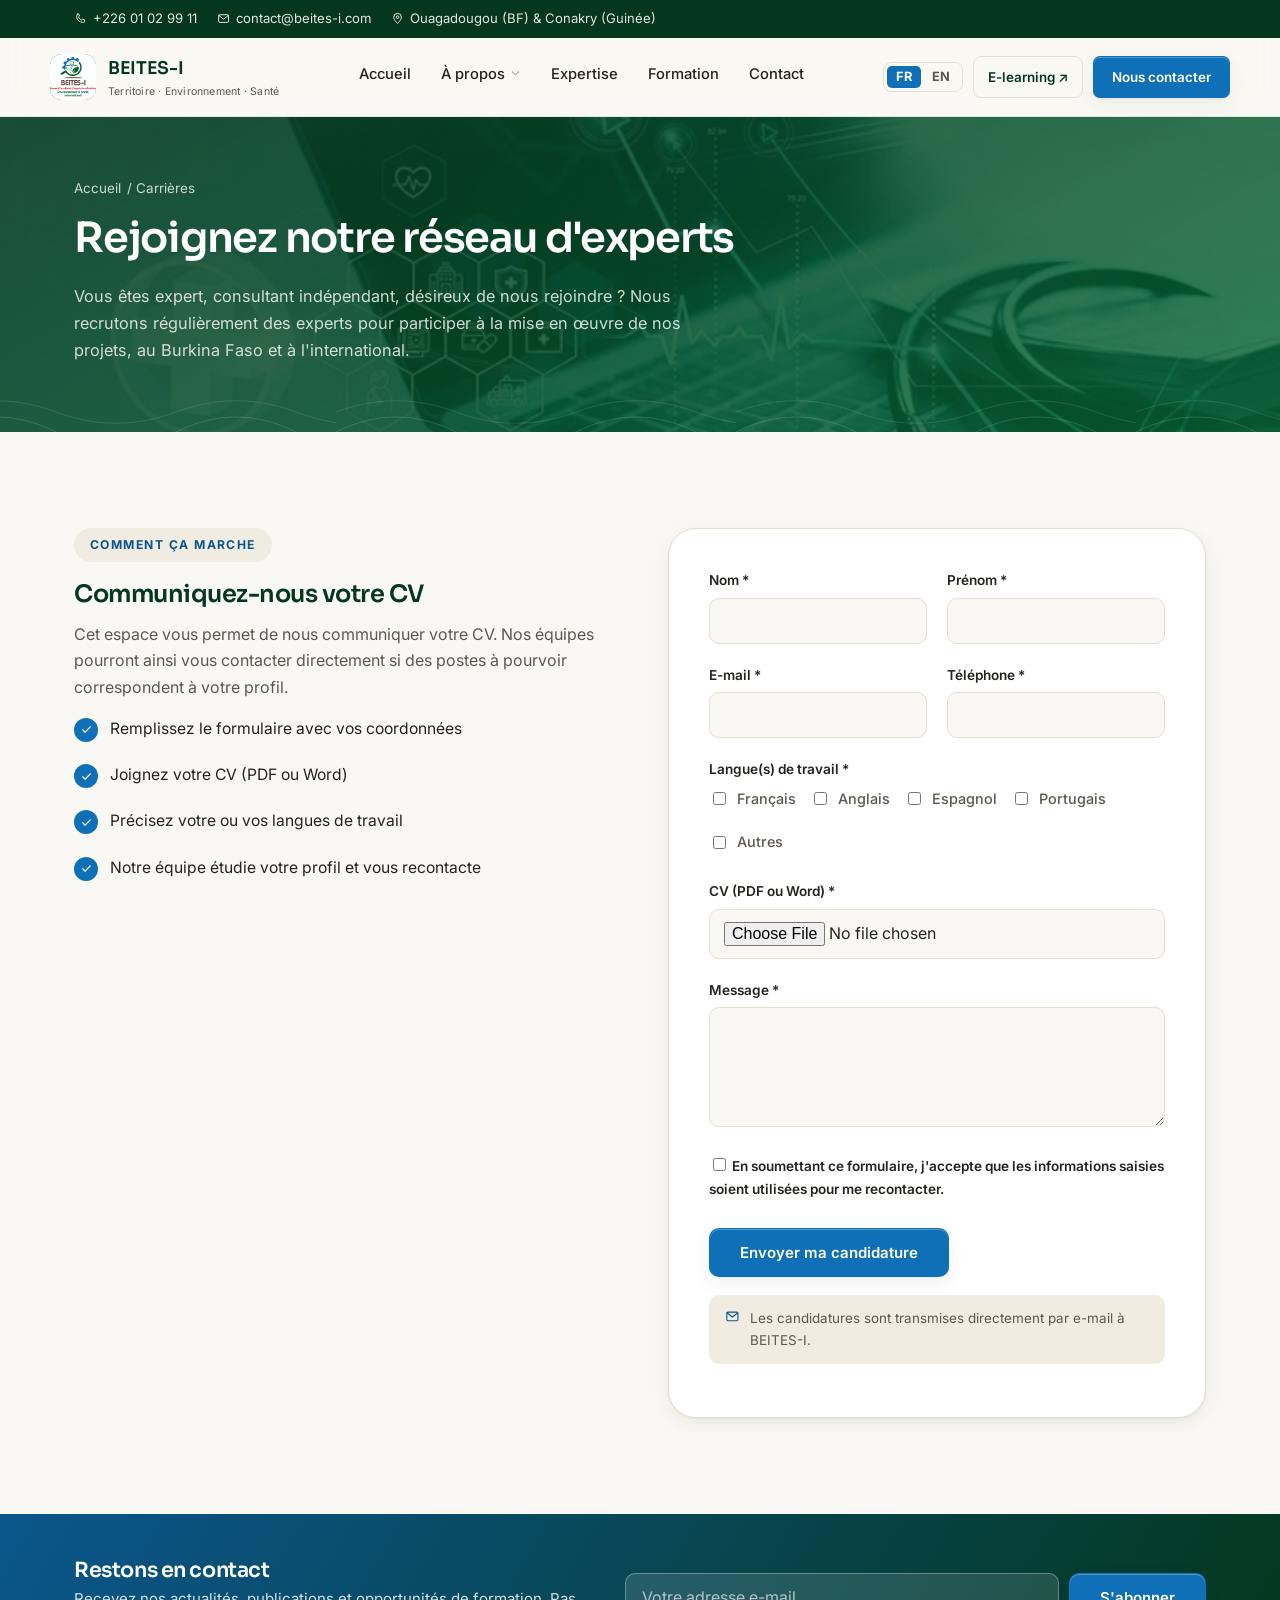
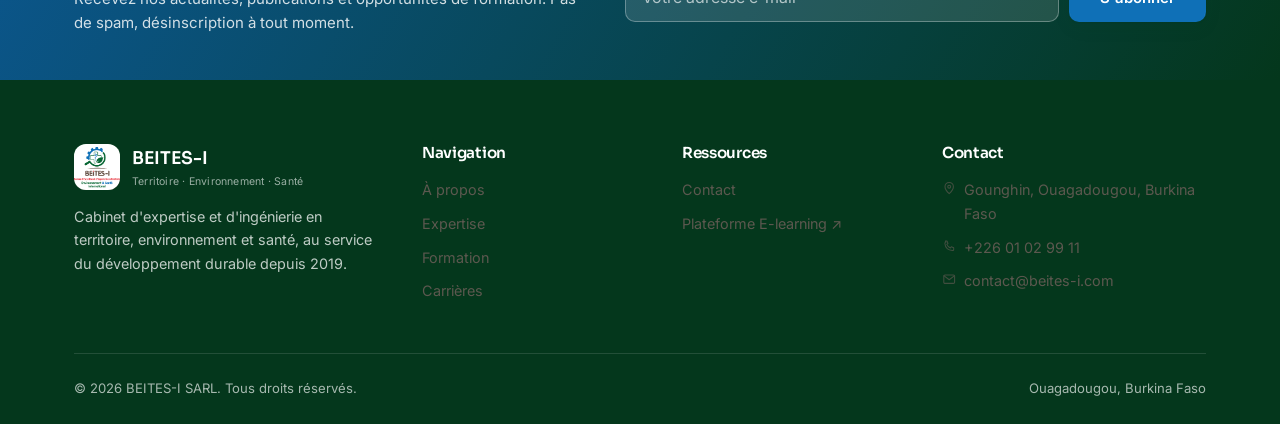
<file: opportunite.html>
<!DOCTYPE html>
<html lang="fr">
<head>
<meta charset="UTF-8">
<meta name="viewport" content="width=device-width, initial-scale=1.0">
<title>Carrières | BEITES-I</title>
<meta name="description" content="Rejoignez le réseau d'experts et consultants indépendants de BEITES-I au Burkina Faso et à l'international.">
<link rel="icon" href="favicon.svg" type="image/svg+xml">
<link rel="preconnect" href="https://fonts.googleapis.com">
<link rel="preconnect" href="https://fonts.gstatic.com" crossorigin>
<link href="https://fonts.googleapis.com/css2?family=Sora:wght@500;600;700;800&family=Inter:wght@400;500;600;700&display=swap" rel="stylesheet">
<link rel="stylesheet" href="css/style.css">
</head>
<body>

<header class="site-header">
  <div class="topbar">
    <div class="container">
      <div class="topbar-links">
        <span class="topbar-item"><svg class="icon"><use href="icons.svg#icon-phone"></use></svg> <a href="tel:+22601029911">+226 01 02 99 11</a></span>
        <span class="topbar-item"><svg class="icon"><use href="icons.svg#icon-mail"></use></svg> contact@beites-i.com</span>
        <span class="topbar-item"><svg class="icon"><use href="icons.svg#icon-pin"></use></svg> Ouagadougou (BF) &amp; Conakry (Guinée)</span>
      </div>
    </div>
  </div>
  <div class="container nav">
    <a href="index.html" class="brand">
      <span class="brand-mark"><img src="images/logo/logo.png" alt="BEITES-I" data-fallback><span class="brand-mark-fallback">B-I</span></span>
      <span class="brand-text"><strong>BEITES-I</strong><span>Territoire · Environnement · Santé</span></span>
    </a>
    <nav>
      <ul class="nav-links" id="navLinks">
        <li><a href="index.html">Accueil</a></li>
        <li class="has-dropdown">
          <a href="qui-sommes-nous.html">À propos <svg class="icon"><use href="icons.svg#icon-chevron-down"></use></svg></a>
          <ul class="dropdown">
            <li><a href="qui-sommes-nous.html"><svg class="icon"><use href="icons.svg#icon-compass"></use></svg> Notre histoire &amp; mission</a></li>
            <li><a href="qui-sommes-nous.html#equipe"><svg class="icon"><use href="icons.svg#icon-users"></use></svg> Notre équipe</a></li>
            <li><a href="opportunite.html"><svg class="icon"><use href="icons.svg#icon-briefcase"></use></svg> Carrières</a></li>
          </ul>
        </li>
        <li><a href="expertise.html">Expertise</a></li>
        <li><a href="formation.html">Formation</a></li>
        <li><a href="contact.html">Contact</a></li>
        <li class="lang-switch-item"><a href="opportunite.html" class="is-active">FR</a><a href="en/opportunite.html">EN</a></li>
      </ul>
    </nav>
    <div class="nav-cta">
      <div class="lang-switch">
        <a href="opportunite.html" class="is-active">FR</a>
        <a href="en/opportunite.html">EN</a>
      </div>
      <a href="https://formation.beites-i.com" target="_blank" rel="noopener" class="nav-elearn">E-learning ↗</a>
      <a href="contact.html" class="btn btn-primary btn-sm">Nous contacter</a>
    </div>
    <button class="nav-toggle" id="navToggle" aria-label="Ouvrir le menu">
      <svg class="icon icon-menu"><use href="icons.svg#icon-menu"></use></svg>
      <svg class="icon icon-close"><use href="icons.svg#icon-close"></use></svg>
    </button>
  </div>
</header>

<section class="page-header page-header--photo" style="--page-photo:url('../images/design/opportunite-bg.jpg')">
  <div class="container">
    <div class="breadcrumb"><a href="index.html">Accueil</a> / Carrières</div>
    <h1>Rejoignez notre réseau d'experts</h1>
    <p>Vous êtes expert, consultant indépendant, désireux de nous rejoindre ? Nous recrutons régulièrement des experts pour participer à la mise en œuvre de nos projets, au Burkina Faso et à l'international.</p>
  </div>
</section>

<section class="section">
  <div class="container">
    <div class="grid grid-2" style="gap:56px; align-items:flex-start;">
      <div>
        <span class="eyebrow">Comment ça marche</span>
        <h2>Communiquez-nous votre CV</h2>
        <p>Cet espace vous permet de nous communiquer votre CV. Nos équipes pourront ainsi vous contacter directement si des postes à pourvoir correspondent à votre profil.</p>
        <ul class="check-list">
          <li><span class="icon-tick"><svg class="icon"><use href="icons.svg#icon-check"></use></svg></span>Remplissez le formulaire avec vos coordonnées</li>
          <li><span class="icon-tick"><svg class="icon"><use href="icons.svg#icon-check"></use></svg></span>Joignez votre CV (PDF ou Word)</li>
          <li><span class="icon-tick"><svg class="icon"><use href="icons.svg#icon-check"></use></svg></span>Précisez votre ou vos langues de travail</li>
          <li><span class="icon-tick"><svg class="icon"><use href="icons.svg#icon-check"></use></svg></span>Notre équipe étudie votre profil et vous recontacte</li>
        </ul>
      </div>

      <div class="form-card">
        <div class="form-success" id="formSuccessOpp"><svg class="icon"><use href="icons.svg#icon-check-circle"></use></svg> Merci ! Votre candidature a bien été envoyée.</div>
        <div class="form-error" id="formErrorOpp">Une erreur s'est produite lors de l'envoi. Merci de réessayer, ou écrivez-nous directement à contact@beites-i.com.</div>
        <form id="oppForm" novalidate>
          <input type="hidden" name="_subject" value="Nouvelle candidature — site BEITES-I">
          <input type="text" name="_honey" style="display:none" tabindex="-1" autocomplete="off">
          <div class="form-grid">
            <div class="field"><label for="opp-nom">Nom *</label><input type="text" id="opp-nom" name="Nom" required></div>
            <div class="field"><label for="opp-prenom">Prénom *</label><input type="text" id="opp-prenom" name="Prenom" required></div>
            <div class="field"><label for="opp-email">E-mail *</label><input type="email" id="opp-email" name="Email" required></div>
            <div class="field"><label for="opp-tel">Téléphone *</label><input type="tel" id="opp-tel" name="Telephone" required></div>
            <div class="field full">
              <label>Langue(s) de travail *</label>
              <div class="checkbox-group">
                <label><input type="checkbox" name="Langues" value="Francais"> Français</label>
                <label><input type="checkbox" name="Langues" value="Anglais"> Anglais</label>
                <label><input type="checkbox" name="Langues" value="Espagnol"> Espagnol</label>
                <label><input type="checkbox" name="Langues" value="Portugais"> Portugais</label>
                <label><input type="checkbox" name="Langues" value="Autres"> Autres</label>
              </div>
            </div>
            <div class="field full"><label for="opp-cv">CV (PDF ou Word) *</label><input type="file" id="opp-cv" name="CV" accept=".pdf,.doc,.docx" required></div>
            <div class="field full"><label for="opp-message">Message *</label><textarea id="opp-message" name="Message" required></textarea></div>
            <div class="field full">
              <label class="consent"><input type="checkbox" required> En soumettant ce formulaire, j'accepte que les informations saisies soient utilisées pour me recontacter.</label>
            </div>
          </div>
          <div style="margin-top:22px;">
            <button type="submit" class="btn btn-primary">Envoyer ma candidature</button>
          </div>
          <p class="form-note"><svg class="icon"><use href="icons.svg#icon-mail"></use></svg> Les candidatures sont transmises directement par e-mail à BEITES-I.</p>
        </form>
      </div>
    </div>
  </div>
</section>

<section class="newsletter-band">
  <div class="container newsletter-inner">
    <div class="newsletter-text">
      <h3>Restons en contact</h3>
      <p>Recevez nos actualités, publications et opportunités de formation. Pas de spam, désinscription à tout moment.</p>
    </div>
    <form id="newsletterForm" class="newsletter-form" novalidate>
      <input type="hidden" name="_subject" value="Nouvelle inscription newsletter — BEITES-I">
      <input type="text" name="_honey" style="display:none" tabindex="-1" autocomplete="off">
      <input type="email" name="Email" placeholder="Votre adresse e-mail" aria-label="Adresse e-mail" required>
      <button type="submit" class="btn btn-primary">S'abonner</button>
    </form>
    <div class="newsletter-msg newsletter-success" id="newsletterSuccess"><svg class="icon"><use href="icons.svg#icon-check-circle"></use></svg> Merci ! Votre inscription a bien été prise en compte.</div>
    <div class="newsletter-msg newsletter-error" id="newsletterError">Une erreur est survenue. Réessayez, ou écrivez-nous à contact@beites-i.com.</div>
  </div>
</section>

<footer class="site-footer">
  <div class="container">
    <div class="footer-grid">
      <div class="footer-brand">
        <a href="index.html" class="brand" style="margin-bottom:14px;">
          <span class="brand-mark"><img src="images/logo/logo.png" alt="BEITES-I" data-fallback><span class="brand-mark-fallback">B-I</span></span>
          <span class="brand-text"><strong style="color:#fff;">BEITES-I</strong><span style="color:rgba(255,255,255,0.6);">Territoire · Environnement · Santé</span></span>
        </a>
        <p>Cabinet d'expertise et d'ingénierie en territoire, environnement et santé, au service du développement durable depuis 2019.</p>
      </div>
      <div>
        <h4>Navigation</h4>
        <ul>
          <li><a href="qui-sommes-nous.html">À propos</a></li>
          <li><a href="expertise.html">Expertise</a></li>
          <li><a href="formation.html">Formation</a></li>
          <li><a href="opportunite.html">Carrières</a></li>
        </ul>
      </div>
      <div>
        <h4>Ressources</h4>
        <ul>
          <li><a href="contact.html">Contact</a></li>
          <li><a href="https://formation.beites-i.com" target="_blank" rel="noopener">Plateforme E-learning ↗</a></li>
        </ul>
      </div>
      <div>
        <h4>Contact</h4>
        <ul>
          <li><svg class="icon"><use href="icons.svg#icon-pin"></use></svg> Gounghin, Ouagadougou, Burkina Faso</li>
          <li><svg class="icon"><use href="icons.svg#icon-phone"></use></svg> <a href="tel:+22601029911">+226 01 02 99 11</a></li>
          <li><svg class="icon"><use href="icons.svg#icon-mail"></use></svg> <a href="mailto:contact@beites-i.com">contact@beites-i.com</a></li>
        </ul>
      </div>
    </div>
    <div class="footer-bottom">
      <span>© <span id="year"></span> BEITES-I SARL. Tous droits réservés.</span>
      <span>Ouagadougou, Burkina Faso</span>
    </div>
  </div>
</footer>

<script src="js/main.js"></script>
</body>
</html>
</file>
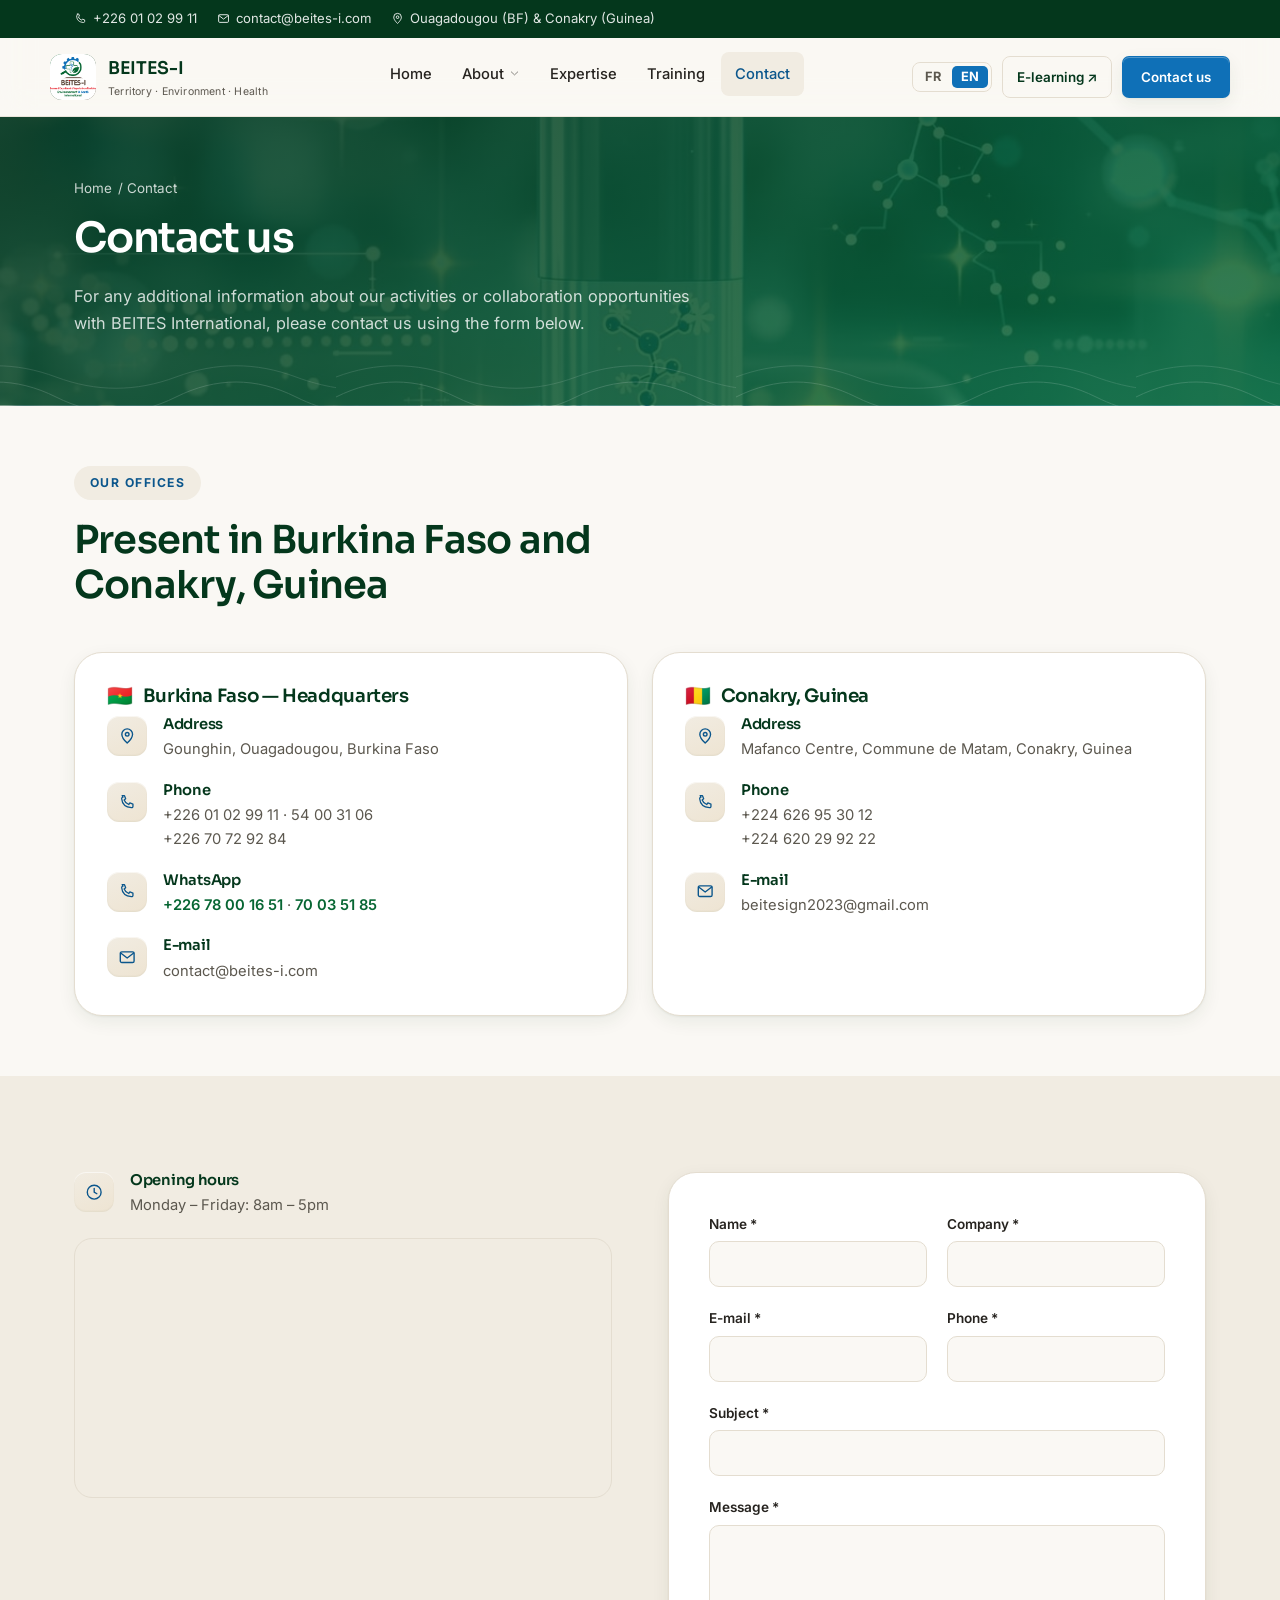
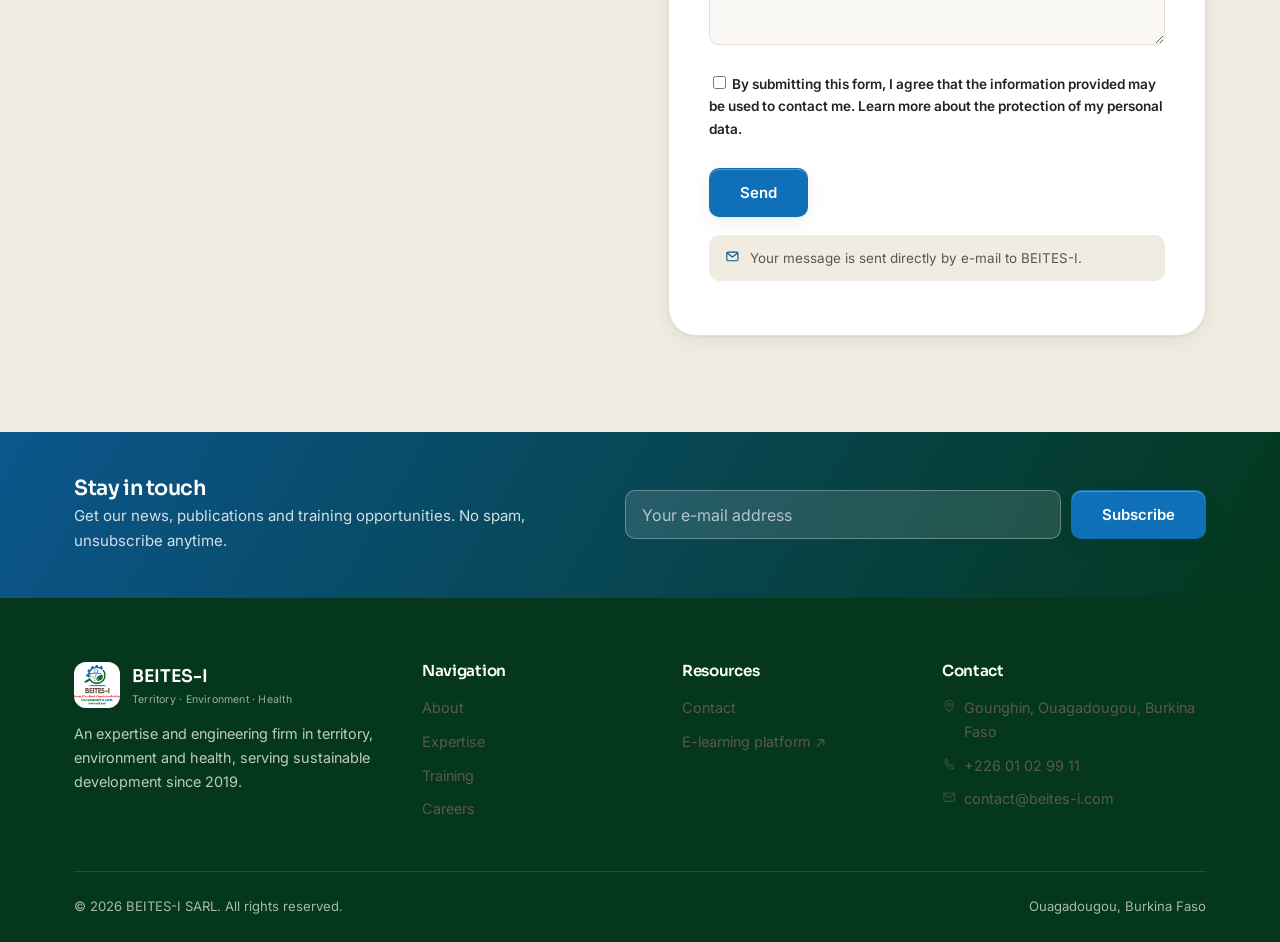
<file: en/contact.html>
<!DOCTYPE html>
<html lang="en">
<head>
<meta charset="UTF-8">
<meta name="viewport" content="width=device-width, initial-scale=1.0">
<title>Contact | BEITES-I</title>
<meta name="description" content="Contact BEITES-I, an expertise firm in Ouagadougou, Burkina Faso, for information requests or collaboration opportunities.">
<link rel="icon" href="../favicon.svg" type="image/svg+xml">
<link rel="preconnect" href="https://fonts.googleapis.com">
<link rel="preconnect" href="https://fonts.gstatic.com" crossorigin>
<link href="https://fonts.googleapis.com/css2?family=Sora:wght@500;600;700;800&family=Inter:wght@400;500;600;700&display=swap" rel="stylesheet">
<link rel="stylesheet" href="../css/style.css">
</head>
<body>

<header class="site-header">
  <div class="topbar">
    <div class="container">
      <div class="topbar-links">
        <span class="topbar-item"><svg class="icon"><use href="../icons.svg#icon-phone"></use></svg> <a href="tel:+22601029911">+226 01 02 99 11</a></span>
        <span class="topbar-item"><svg class="icon"><use href="../icons.svg#icon-mail"></use></svg> contact@beites-i.com</span>
        <span class="topbar-item"><svg class="icon"><use href="../icons.svg#icon-pin"></use></svg> Ouagadougou (BF) &amp; Conakry (Guinea)</span>
      </div>
    </div>
  </div>
  <div class="container nav">
    <a href="index.html" class="brand">
      <span class="brand-mark"><img src="../images/logo/logo.png" alt="BEITES-I" data-fallback><span class="brand-mark-fallback">B-I</span></span>
      <span class="brand-text"><strong>BEITES-I</strong><span>Territory · Environment · Health</span></span>
    </a>
    <nav>
      <ul class="nav-links" id="navLinks">
        <li><a href="index.html">Home</a></li>
        <li class="has-dropdown">
          <a href="qui-sommes-nous.html">About <svg class="icon"><use href="../icons.svg#icon-chevron-down"></use></svg></a>
          <ul class="dropdown">
            <li><a href="qui-sommes-nous.html"><svg class="icon"><use href="../icons.svg#icon-compass"></use></svg> Our story &amp; mission</a></li>
            <li><a href="qui-sommes-nous.html#equipe"><svg class="icon"><use href="../icons.svg#icon-users"></use></svg> Our team</a></li>
            <li><a href="opportunite.html"><svg class="icon"><use href="../icons.svg#icon-briefcase"></use></svg> Careers</a></li>
          </ul>
        </li>
        <li><a href="expertise.html">Expertise</a></li>
        <li><a href="formation.html">Training</a></li>
        <li><a href="contact.html" class="is-active">Contact</a></li>
        <li class="lang-switch-item"><a href="../contact.html">FR</a><a href="contact.html" class="is-active">EN</a></li>
      </ul>
    </nav>
    <div class="nav-cta">
      <div class="lang-switch">
        <a href="../contact.html">FR</a>
        <a href="contact.html" class="is-active">EN</a>
      </div>
      <a href="https://formation.beites-i.com" target="_blank" rel="noopener" class="nav-elearn">E-learning ↗</a>
      <a href="contact.html" class="btn btn-primary btn-sm">Contact us</a>
    </div>
    <button class="nav-toggle" id="navToggle" aria-label="Open menu">
      <svg class="icon icon-menu"><use href="../icons.svg#icon-menu"></use></svg>
      <svg class="icon icon-close"><use href="../icons.svg#icon-close"></use></svg>
    </button>
  </div>
</header>

<section class="page-header page-header--photo" style="--page-photo:url('../images/design/contact-bg.jpg')">
  <div class="container">
    <div class="breadcrumb"><a href="index.html">Home</a> / Contact</div>
    <h1>Contact us</h1>
    <p>For any additional information about our activities or collaboration opportunities with BEITES International, please contact us using the form below.</p>
  </div>
</section>

<section class="section section--tight">
  <div class="container">
    <div class="section-head align-left">
      <span class="eyebrow">Our offices</span>
      <h2>Present in Burkina Faso and Conakry, Guinea</h2>
    </div>
    <div class="grid grid-2">
      <div class="office-card">
        <h3><span class="office-flag">🇧🇫</span> Burkina Faso — Headquarters</h3>
        <div class="info-block"><div class="icon-circle sm"><svg class="icon"><use href="../icons.svg#icon-pin"></use></svg></div><div><h4>Address</h4><p>Gounghin, Ouagadougou, Burkina Faso</p></div></div>
        <div class="info-block"><div class="icon-circle sm"><svg class="icon"><use href="../icons.svg#icon-phone"></use></svg></div><div><h4>Phone</h4><p><a href="tel:+22601029911">+226 01 02 99 11</a> · <a href="tel:+22654003106">54 00 31 06</a><br><a href="tel:+22670729284">+226 70 72 92 84</a></p></div></div>
        <div class="info-block"><div class="icon-circle sm"><svg class="icon"><use href="../icons.svg#icon-phone"></use></svg></div><div><h4>WhatsApp</h4><p><a class="whatsapp-link" href="https://wa.me/22678001651" target="_blank" rel="noopener">+226 78 00 16 51</a> · <a class="whatsapp-link" href="https://wa.me/22670035185" target="_blank" rel="noopener">70 03 51 85</a></p></div></div>
        <div class="info-block"><div class="icon-circle sm"><svg class="icon"><use href="../icons.svg#icon-mail"></use></svg></div><div><h4>E-mail</h4><p><a href="mailto:contact@beites-i.com">contact@beites-i.com</a></p></div></div>
      </div>
      <div class="office-card">
        <h3><span class="office-flag">🇬🇳</span> Conakry, Guinea</h3>
        <div class="info-block"><div class="icon-circle sm"><svg class="icon"><use href="../icons.svg#icon-pin"></use></svg></div><div><h4>Address</h4><p>Mafanco Centre, Commune de Matam, Conakry, Guinea</p></div></div>
        <div class="info-block"><div class="icon-circle sm"><svg class="icon"><use href="../icons.svg#icon-phone"></use></svg></div><div><h4>Phone</h4><p><a href="tel:+224626953012">+224 626 95 30 12</a><br><a href="tel:+224620299222">+224 620 29 92 22</a></p></div></div>
        <div class="info-block"><div class="icon-circle sm"><svg class="icon"><use href="../icons.svg#icon-mail"></use></svg></div><div><h4>E-mail</h4><p><a href="mailto:beitesign2023@gmail.com">beitesign2023@gmail.com</a></p></div></div>
      </div>
    </div>
  </div>
</section>

<section class="section section--alt">
  <div class="container">
    <div class="grid grid-2" style="gap:56px; align-items:flex-start;">

      <div>
        <div class="info-block"><div class="icon-circle sm"><svg class="icon"><use href="../icons.svg#icon-clock"></use></svg></div><div><h4>Opening hours</h4><p>Monday – Friday: 8am – 5pm</p></div></div>
        <div class="map-frame">
          <iframe src="https://www.openstreetmap.org/export/embed.html?bbox=-1.55%2C12.32%2C-1.47%2C12.40&layer=mapnik&marker=12.3714%2C-1.5197" loading="lazy" title="Ouagadougou, Burkina Faso"></iframe>
        </div>
      </div>

      <div class="form-card">
        <div class="form-success" id="formSuccessContact"><svg class="icon"><use href="../icons.svg#icon-check-circle"></use></svg> Thank you for your message. It has been sent.</div>
        <div class="form-error" id="formErrorContact">An error occurred while sending. Please try again, or write to us directly at contact@beites-i.com.</div>
        <form id="contactForm" novalidate>
          <input type="hidden" name="_subject" value="New message — BEITES-I website">
          <input type="text" name="_honey" style="display:none" tabindex="-1" autocomplete="off">
          <div class="form-grid">
            <div class="field"><label for="c-nom">Name *</label><input type="text" id="c-nom" name="Name" required></div>
            <div class="field"><label for="c-societe">Company *</label><input type="text" id="c-societe" name="Company" required></div>
            <div class="field"><label for="c-email">E-mail *</label><input type="email" id="c-email" name="Email" required></div>
            <div class="field"><label for="c-tel">Phone *</label><input type="tel" id="c-tel" name="Phone" required></div>
            <div class="field full"><label for="c-sujet">Subject *</label><input type="text" id="c-sujet" name="Subject" required></div>
            <div class="field full"><label for="c-message">Message *</label><textarea id="c-message" name="Message" required></textarea></div>
            <div class="field full">
              <label class="consent"><input type="checkbox" required> By submitting this form, I agree that the information provided may be used to contact me. Learn more about the protection of my personal data.</label>
            </div>
          </div>
          <div style="margin-top:22px;">
            <button type="submit" class="btn btn-primary">Send</button>
          </div>
          <p class="form-note"><svg class="icon"><use href="../icons.svg#icon-mail"></use></svg> Your message is sent directly by e-mail to BEITES-I.</p>
        </form>
      </div>

    </div>
  </div>
</section>

<section class="newsletter-band">
  <div class="container newsletter-inner">
    <div class="newsletter-text">
      <h3>Stay in touch</h3>
      <p>Get our news, publications and training opportunities. No spam, unsubscribe anytime.</p>
    </div>
    <form id="newsletterForm" class="newsletter-form" novalidate>
      <input type="hidden" name="_subject" value="New newsletter signup — BEITES-I">
      <input type="text" name="_honey" style="display:none" tabindex="-1" autocomplete="off">
      <input type="email" name="Email" placeholder="Your e-mail address" aria-label="E-mail address" required>
      <button type="submit" class="btn btn-primary">Subscribe</button>
    </form>
    <div class="newsletter-msg newsletter-success" id="newsletterSuccess"><svg class="icon"><use href="../icons.svg#icon-check-circle"></use></svg> Thank you! Your subscription has been received.</div>
    <div class="newsletter-msg newsletter-error" id="newsletterError">An error occurred. Please try again, or write to us at contact@beites-i.com.</div>
  </div>
</section>

<footer class="site-footer">
  <div class="container">
    <div class="footer-grid">
      <div class="footer-brand">
        <a href="index.html" class="brand" style="margin-bottom:14px;">
          <span class="brand-mark"><img src="../images/logo/logo.png" alt="BEITES-I" data-fallback><span class="brand-mark-fallback">B-I</span></span>
          <span class="brand-text"><strong style="color:#fff;">BEITES-I</strong><span style="color:rgba(255,255,255,0.6);">Territory · Environment · Health</span></span>
        </a>
        <p>An expertise and engineering firm in territory, environment and health, serving sustainable development since 2019.</p>
      </div>
      <div>
        <h4>Navigation</h4>
        <ul>
          <li><a href="qui-sommes-nous.html">About</a></li>
          <li><a href="expertise.html">Expertise</a></li>
          <li><a href="formation.html">Training</a></li>
          <li><a href="opportunite.html">Careers</a></li>
        </ul>
      </div>
      <div>
        <h4>Resources</h4>
        <ul>
          <li><a href="contact.html">Contact</a></li>
          <li><a href="https://formation.beites-i.com" target="_blank" rel="noopener">E-learning platform ↗</a></li>
        </ul>
      </div>
      <div>
        <h4>Contact</h4>
        <ul>
          <li><svg class="icon"><use href="../icons.svg#icon-pin"></use></svg> Gounghin, Ouagadougou, Burkina Faso</li>
          <li><svg class="icon"><use href="../icons.svg#icon-phone"></use></svg> <a href="tel:+22601029911">+226 01 02 99 11</a></li>
          <li><svg class="icon"><use href="../icons.svg#icon-mail"></use></svg> <a href="mailto:contact@beites-i.com">contact@beites-i.com</a></li>
        </ul>
      </div>
    </div>
    <div class="footer-bottom">
      <span>© <span id="year"></span> BEITES-I SARL. All rights reserved.</span>
      <span>Ouagadougou, Burkina Faso</span>
    </div>
  </div>
</footer>

<script src="../js/main.js"></script>
</body>
</html>
</file>
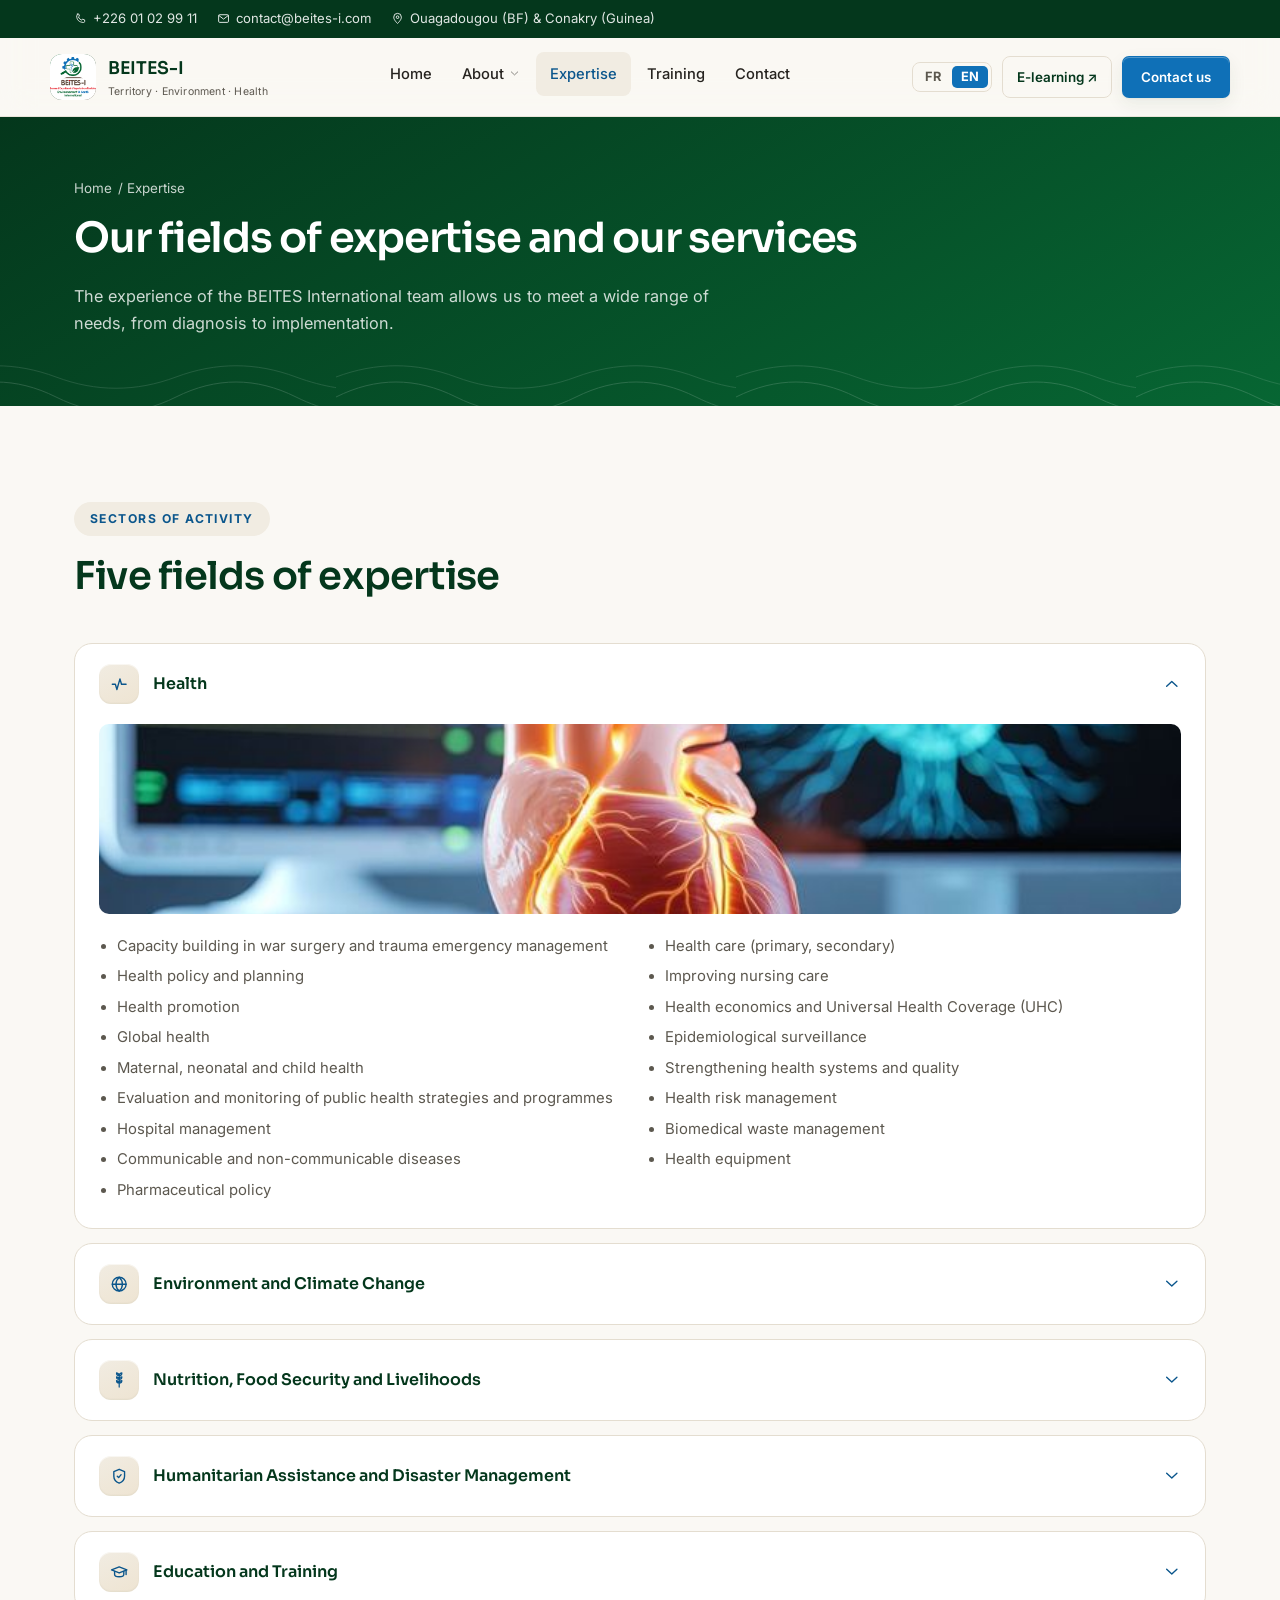
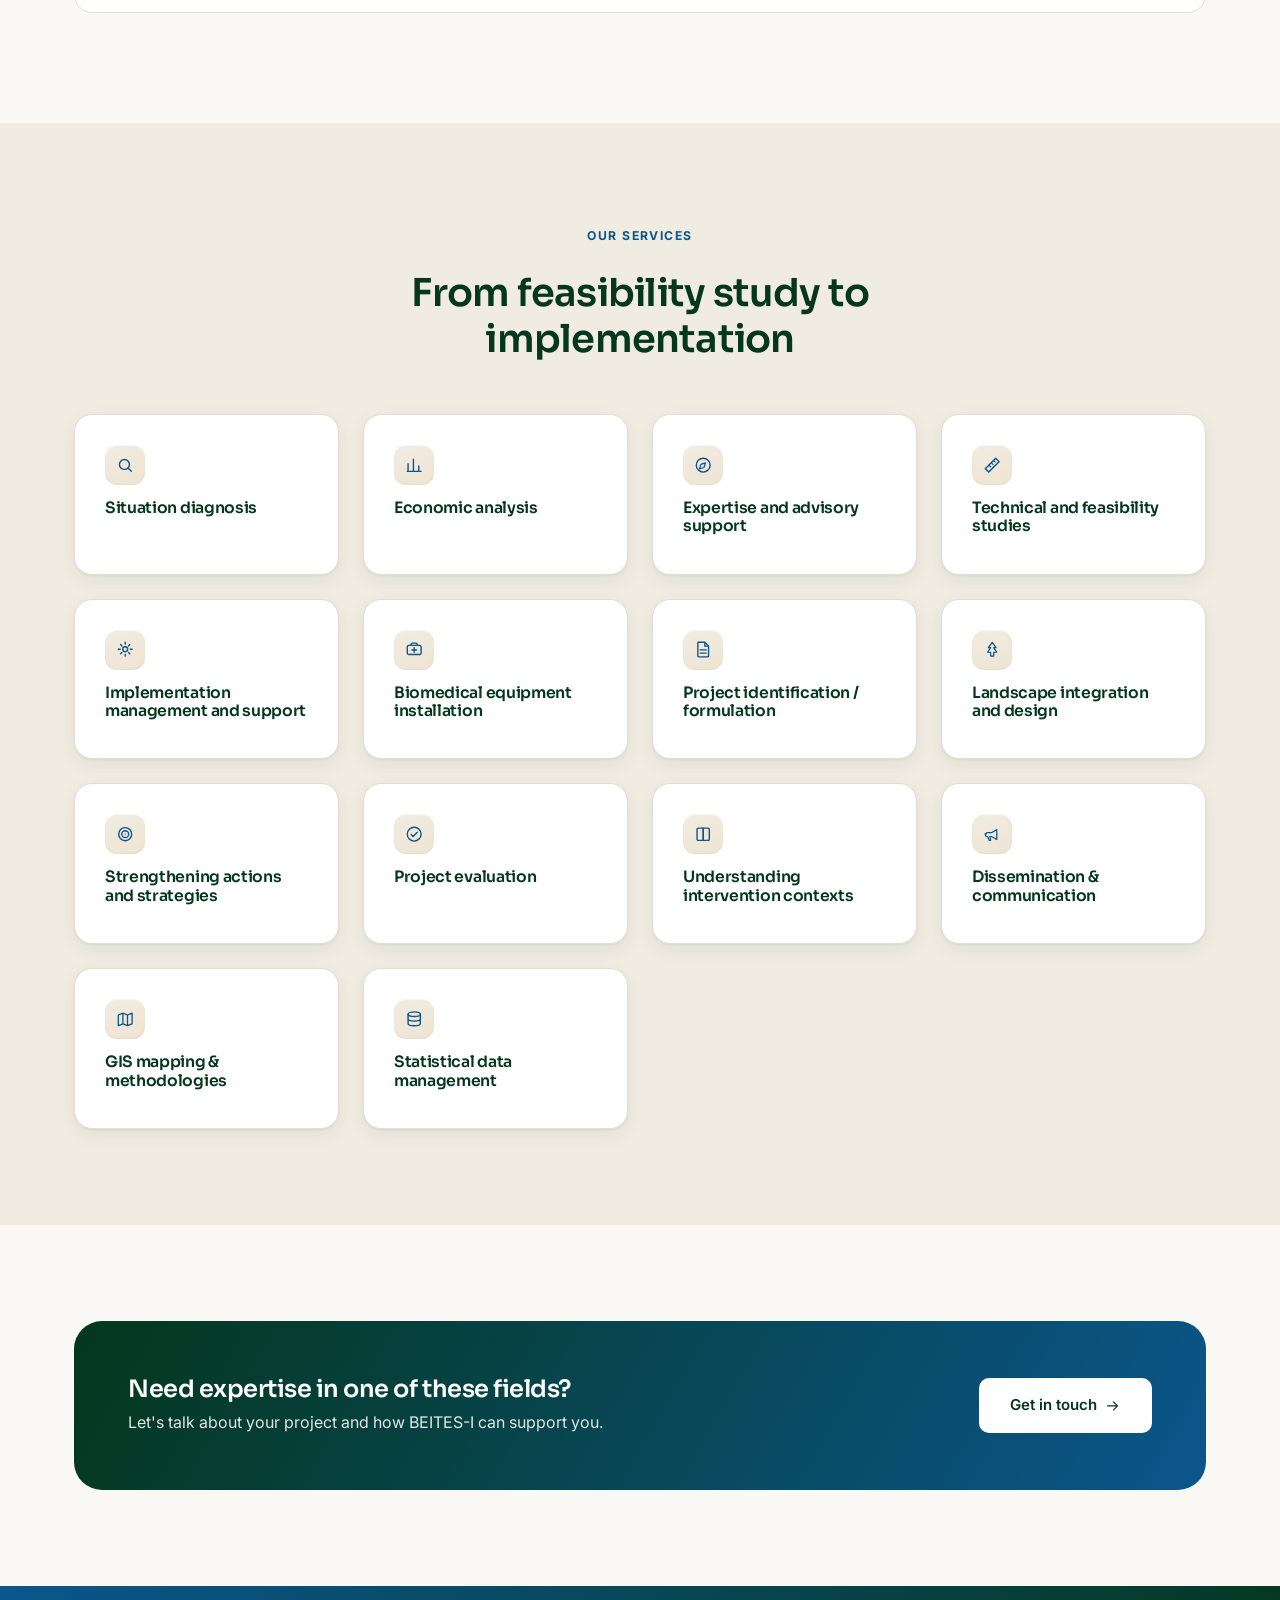
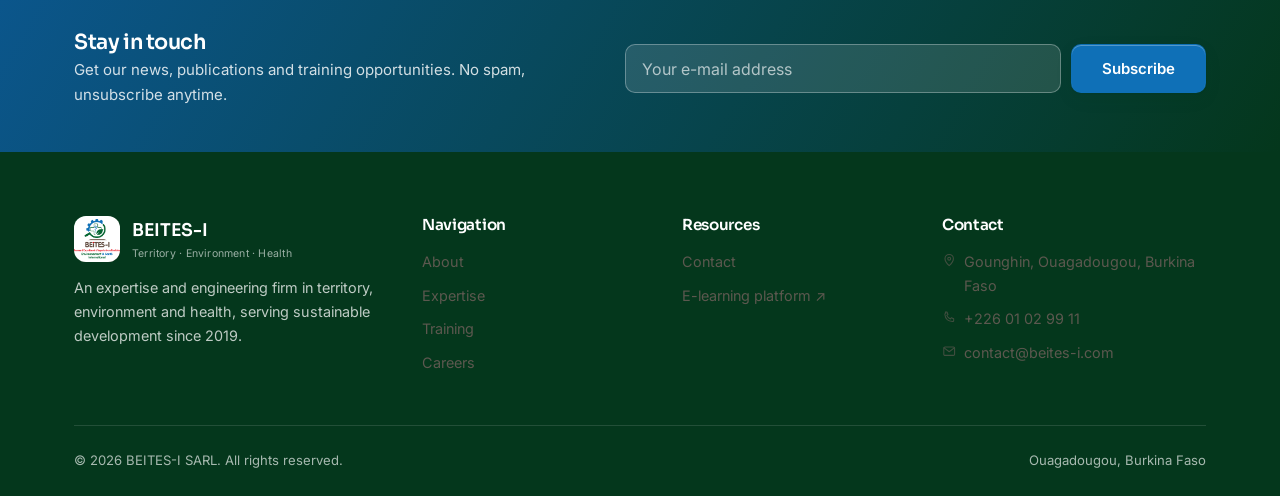
<file: en/expertise.html>
<!DOCTYPE html>
<html lang="en">
<head>
<meta charset="UTF-8">
<meta name="viewport" content="width=device-width, initial-scale=1.0">
<title>Expertise &amp; Services | BEITES-I</title>
<meta name="description" content="Our fields of expertise (Health, Environment, Nutrition, Humanitarian Assistance, Education) and our studies, advisory and evaluation services.">
<link rel="icon" href="../favicon.svg" type="image/svg+xml">
<link rel="preconnect" href="https://fonts.googleapis.com">
<link rel="preconnect" href="https://fonts.gstatic.com" crossorigin>
<link href="https://fonts.googleapis.com/css2?family=Sora:wght@500;600;700;800&family=Inter:wght@400;500;600;700&display=swap" rel="stylesheet">
<link rel="stylesheet" href="../css/style.css">
</head>
<body>

<header class="site-header">
  <div class="topbar">
    <div class="container">
      <div class="topbar-links">
        <span class="topbar-item"><svg class="icon"><use href="../icons.svg#icon-phone"></use></svg> <a href="tel:+22601029911">+226 01 02 99 11</a></span>
        <span class="topbar-item"><svg class="icon"><use href="../icons.svg#icon-mail"></use></svg> contact@beites-i.com</span>
        <span class="topbar-item"><svg class="icon"><use href="../icons.svg#icon-pin"></use></svg> Ouagadougou (BF) &amp; Conakry (Guinea)</span>
      </div>
    </div>
  </div>
  <div class="container nav">
    <a href="index.html" class="brand">
      <span class="brand-mark"><img src="../images/logo/logo.png" alt="BEITES-I" data-fallback><span class="brand-mark-fallback">B-I</span></span>
      <span class="brand-text"><strong>BEITES-I</strong><span>Territory · Environment · Health</span></span>
    </a>
    <nav>
      <ul class="nav-links" id="navLinks">
        <li><a href="index.html">Home</a></li>
        <li class="has-dropdown">
          <a href="qui-sommes-nous.html">About <svg class="icon"><use href="../icons.svg#icon-chevron-down"></use></svg></a>
          <ul class="dropdown">
            <li><a href="qui-sommes-nous.html"><svg class="icon"><use href="../icons.svg#icon-compass"></use></svg> Our story &amp; mission</a></li>
            <li><a href="qui-sommes-nous.html#equipe"><svg class="icon"><use href="../icons.svg#icon-users"></use></svg> Our team</a></li>
            <li><a href="opportunite.html"><svg class="icon"><use href="../icons.svg#icon-briefcase"></use></svg> Careers</a></li>
          </ul>
        </li>
        <li><a href="expertise.html" class="is-active">Expertise</a></li>
        <li><a href="formation.html">Training</a></li>
        <li><a href="contact.html">Contact</a></li>
        <li class="lang-switch-item"><a href="../expertise.html">FR</a><a href="expertise.html" class="is-active">EN</a></li>
      </ul>
    </nav>
    <div class="nav-cta">
      <div class="lang-switch">
        <a href="../expertise.html">FR</a>
        <a href="expertise.html" class="is-active">EN</a>
      </div>
      <a href="https://formation.beites-i.com" target="_blank" rel="noopener" class="nav-elearn">E-learning ↗</a>
      <a href="contact.html" class="btn btn-primary btn-sm">Contact us</a>
    </div>
    <button class="nav-toggle" id="navToggle" aria-label="Open menu">
      <svg class="icon icon-menu"><use href="../icons.svg#icon-menu"></use></svg>
      <svg class="icon icon-close"><use href="../icons.svg#icon-close"></use></svg>
    </button>
  </div>
</header>

<section class="page-header">
  <div class="container">
    <div class="breadcrumb"><a href="index.html">Home</a> / Expertise</div>
    <h1>Our fields of expertise and our services</h1>
    <p>The experience of the BEITES International team allows us to meet a wide range of needs, from diagnosis to implementation.</p>
  </div>
</section>

<section class="section">
  <div class="container">
    <div class="section-head align-left">
      <span class="eyebrow">Sectors of activity</span>
      <h2>Five fields of expertise</h2>
    </div>

    <details class="accordion-item" open>
      <summary>
        <span class="summary-left"><span class="icon-circle sm"><svg class="icon"><use href="../icons.svg#icon-pulse"></use></svg></span> Health</span>
        <svg class="icon accordion-chevron"><use href="../icons.svg#icon-chevron-down"></use></svg>
      </summary>
      <div class="accordion-body">
        <img class="accordion-banner" src="../images/design/sante.jpg" alt="" data-fallback loading="lazy" decoding="async">
        <ul>
          <li>Capacity building in war surgery and trauma emergency management</li>
          <li>Health policy and planning</li>
          <li>Health promotion</li>
          <li>Global health</li>
          <li>Maternal, neonatal and child health</li>
          <li>Evaluation and monitoring of public health strategies and programmes</li>
          <li>Hospital management</li>
          <li>Communicable and non-communicable diseases</li>
          <li>Pharmaceutical policy</li>
          <li>Health care (primary, secondary)</li>
          <li>Improving nursing care</li>
          <li>Health economics and Universal Health Coverage (UHC)</li>
          <li>Epidemiological surveillance</li>
          <li>Strengthening health systems and quality</li>
          <li>Health risk management</li>
          <li>Biomedical waste management</li>
          <li>Health equipment</li>
        </ul>
      </div>
    </details>

    <details class="accordion-item">
      <summary>
        <span class="summary-left"><span class="icon-circle sm"><svg class="icon"><use href="../icons.svg#icon-globe"></use></svg></span> Environment and Climate Change</span>
        <svg class="icon accordion-chevron"><use href="../icons.svg#icon-chevron-down"></use></svg>
      </summary>
      <div class="accordion-body">
        <img class="accordion-banner" src="../images/design/environnement.jpg" alt="" data-fallback loading="lazy" decoding="async">
        <ul>
          <li>Environmental protection and management policies and strategy</li>
          <li>Environmental Impact Assessments (EIA)</li>
          <li>Environmental evaluation of projects, plans and programmes</li>
          <li>Owner's engineer support, environmental and sustainable development advisory</li>
          <li>Environmental consultation and change management support</li>
          <li>Monitoring implementation of environmental and social management plans (ESMP)</li>
          <li>Forestry</li>
          <li>GIS mapping, modelling, indicators and databases</li>
          <li>Land management</li>
          <li>Solid waste management and treatment</li>
          <li>Protection of the environment, soil and water resources</li>
          <li>Water and sanitation</li>
          <li>Sustainable development</li>
          <li>Clean development mechanism</li>
          <li>Vulnerability, adaptation and Climate Change mainstreaming studies</li>
          <li>Greenhouse gas inventories, carbon markets</li>
          <li>Coordination of field surveys</li>
        </ul>
      </div>
    </details>

    <details class="accordion-item">
      <summary>
        <span class="summary-left"><span class="icon-circle sm"><svg class="icon"><use href="../icons.svg#icon-wheat"></use></svg></span> Nutrition, Food Security and Livelihoods</span>
        <svg class="icon accordion-chevron"><use href="../icons.svg#icon-chevron-down"></use></svg>
      </summary>
      <div class="accordion-body">
        <img class="accordion-banner" src="../images/design/nutrition.jpg" alt="" data-fallback loading="lazy" decoding="async">
        <ul>
          <li>Nutrition</li>
          <li>Food Security and Livelihoods (FSL)</li>
          <li>Agricultural cooperative models</li>
          <li>Agro-sylvo-pastoral value chain</li>
        </ul>
      </div>
    </details>

    <details class="accordion-item">
      <summary>
        <span class="summary-left"><span class="icon-circle sm"><svg class="icon"><use href="../icons.svg#icon-shield"></use></svg></span> Humanitarian Assistance and Disaster Management</span>
        <svg class="icon accordion-chevron"><use href="../icons.svg#icon-chevron-down"></use></svg>
      </summary>
      <div class="accordion-body">
        <img class="accordion-banner" src="../images/design/humanitaire.jpg" alt="" data-fallback loading="lazy" decoding="async">
        <ul>
          <li>First aid</li>
          <li>Humanitarian assistance and community resilience strategies</li>
          <li>Risk analysis support</li>
          <li>Organizing health services in emergency contexts</li>
          <li>Development of health contingency plans</li>
          <li>Civil protection</li>
          <li>Child protection</li>
          <li>Gender-Based Violence mitigation</li>
        </ul>
      </div>
    </details>

    <details class="accordion-item">
      <summary>
        <span class="summary-left"><span class="icon-circle sm"><svg class="icon"><use href="../icons.svg#icon-cap"></use></svg></span> Education and Training</span>
        <svg class="icon accordion-chevron"><use href="../icons.svg#icon-chevron-down"></use></svg>
      </summary>
      <div class="accordion-body">
        <img class="accordion-banner" src="../images/design/education.jpg" alt="" data-fallback loading="lazy" decoding="async">
        <ul>
          <li>Capitalizing on experience, practices and knowledge</li>
          <li>Training and capacity building</li>
          <li>Training of trainers</li>
          <li>Communication strategy and campaigns</li>
        </ul>
      </div>
    </details>
  </div>
</section>

<section class="section section--alt">
  <div class="container">
    <div class="section-head">
      <span class="eyebrow">Our services</span>
      <h2>From feasibility study to implementation</h2>
    </div>
    <div class="grid grid-4">
      <div class="card"><div class="icon-circle sm" style="margin-bottom:14px;"><svg class="icon"><use href="../icons.svg#icon-search"></use></svg></div><h3 style="font-size:0.98rem;">Situation diagnosis</h3></div>
      <div class="card"><div class="icon-circle sm" style="margin-bottom:14px;"><svg class="icon"><use href="../icons.svg#icon-chart"></use></svg></div><h3 style="font-size:0.98rem;">Economic analysis</h3></div>
      <div class="card"><div class="icon-circle sm" style="margin-bottom:14px;"><svg class="icon"><use href="../icons.svg#icon-compass"></use></svg></div><h3 style="font-size:0.98rem;">Expertise and advisory support</h3></div>
      <div class="card"><div class="icon-circle sm" style="margin-bottom:14px;"><svg class="icon"><use href="../icons.svg#icon-ruler"></use></svg></div><h3 style="font-size:0.98rem;">Technical and feasibility studies</h3></div>
      <div class="card"><div class="icon-circle sm" style="margin-bottom:14px;"><svg class="icon"><use href="../icons.svg#icon-gear"></use></svg></div><h3 style="font-size:0.98rem;">Implementation management and support</h3></div>
      <div class="card"><div class="icon-circle sm" style="margin-bottom:14px;"><svg class="icon"><use href="../icons.svg#icon-cross"></use></svg></div><h3 style="font-size:0.98rem;">Biomedical equipment installation</h3></div>
      <div class="card"><div class="icon-circle sm" style="margin-bottom:14px;"><svg class="icon"><use href="../icons.svg#icon-file"></use></svg></div><h3 style="font-size:0.98rem;">Project identification / formulation</h3></div>
      <div class="card"><div class="icon-circle sm" style="margin-bottom:14px;"><svg class="icon"><use href="../icons.svg#icon-tree"></use></svg></div><h3 style="font-size:0.98rem;">Landscape integration and design</h3></div>
      <div class="card"><div class="icon-circle sm" style="margin-bottom:14px;"><svg class="icon"><use href="../icons.svg#icon-target"></use></svg></div><h3 style="font-size:0.98rem;">Strengthening actions and strategies</h3></div>
      <div class="card"><div class="icon-circle sm" style="margin-bottom:14px;"><svg class="icon"><use href="../icons.svg#icon-check-circle"></use></svg></div><h3 style="font-size:0.98rem;">Project evaluation</h3></div>
      <div class="card"><div class="icon-circle sm" style="margin-bottom:14px;"><svg class="icon"><use href="../icons.svg#icon-book"></use></svg></div><h3 style="font-size:0.98rem;">Understanding intervention contexts</h3></div>
      <div class="card"><div class="icon-circle sm" style="margin-bottom:14px;"><svg class="icon"><use href="../icons.svg#icon-megaphone"></use></svg></div><h3 style="font-size:0.98rem;">Dissemination &amp; communication</h3></div>
      <div class="card"><div class="icon-circle sm" style="margin-bottom:14px;"><svg class="icon"><use href="../icons.svg#icon-map"></use></svg></div><h3 style="font-size:0.98rem;">GIS mapping &amp; methodologies</h3></div>
      <div class="card"><div class="icon-circle sm" style="margin-bottom:14px;"><svg class="icon"><use href="../icons.svg#icon-database"></use></svg></div><h3 style="font-size:0.98rem;">Statistical data management</h3></div>
    </div>
  </div>
</section>

<section class="section">
  <div class="container">
    <div class="cta-banner">
      <div>
        <h2>Need expertise in one of these fields?</h2>
        <p>Let's talk about your project and how BEITES-I can support you.</p>
      </div>
      <a href="contact.html" class="btn btn-white">Get in touch <svg class="icon"><use href="../icons.svg#icon-arrow-right"></use></svg></a>
    </div>
  </div>
</section>

<section class="newsletter-band">
  <div class="container newsletter-inner">
    <div class="newsletter-text">
      <h3>Stay in touch</h3>
      <p>Get our news, publications and training opportunities. No spam, unsubscribe anytime.</p>
    </div>
    <form id="newsletterForm" class="newsletter-form" novalidate>
      <input type="hidden" name="_subject" value="New newsletter signup — BEITES-I">
      <input type="text" name="_honey" style="display:none" tabindex="-1" autocomplete="off">
      <input type="email" name="Email" placeholder="Your e-mail address" aria-label="E-mail address" required>
      <button type="submit" class="btn btn-primary">Subscribe</button>
    </form>
    <div class="newsletter-msg newsletter-success" id="newsletterSuccess"><svg class="icon"><use href="../icons.svg#icon-check-circle"></use></svg> Thank you! Your subscription has been received.</div>
    <div class="newsletter-msg newsletter-error" id="newsletterError">An error occurred. Please try again, or write to us at contact@beites-i.com.</div>
  </div>
</section>

<footer class="site-footer">
  <div class="container">
    <div class="footer-grid">
      <div class="footer-brand">
        <a href="index.html" class="brand" style="margin-bottom:14px;">
          <span class="brand-mark"><img src="../images/logo/logo.png" alt="BEITES-I" data-fallback><span class="brand-mark-fallback">B-I</span></span>
          <span class="brand-text"><strong style="color:#fff;">BEITES-I</strong><span style="color:rgba(255,255,255,0.6);">Territory · Environment · Health</span></span>
        </a>
        <p>An expertise and engineering firm in territory, environment and health, serving sustainable development since 2019.</p>
      </div>
      <div>
        <h4>Navigation</h4>
        <ul>
          <li><a href="qui-sommes-nous.html">About</a></li>
          <li><a href="expertise.html">Expertise</a></li>
          <li><a href="formation.html">Training</a></li>
          <li><a href="opportunite.html">Careers</a></li>
        </ul>
      </div>
      <div>
        <h4>Resources</h4>
        <ul>
          <li><a href="contact.html">Contact</a></li>
          <li><a href="https://formation.beites-i.com" target="_blank" rel="noopener">E-learning platform ↗</a></li>
        </ul>
      </div>
      <div>
        <h4>Contact</h4>
        <ul>
          <li><svg class="icon"><use href="../icons.svg#icon-pin"></use></svg> Gounghin, Ouagadougou, Burkina Faso</li>
          <li><svg class="icon"><use href="../icons.svg#icon-phone"></use></svg> <a href="tel:+22601029911">+226 01 02 99 11</a></li>
          <li><svg class="icon"><use href="../icons.svg#icon-mail"></use></svg> <a href="mailto:contact@beites-i.com">contact@beites-i.com</a></li>
        </ul>
      </div>
    </div>
    <div class="footer-bottom">
      <span>© <span id="year"></span> BEITES-I SARL. All rights reserved.</span>
      <span>Ouagadougou, Burkina Faso</span>
    </div>
  </div>
</footer>

<script src="../js/main.js"></script>
</body>
</html>
</file>
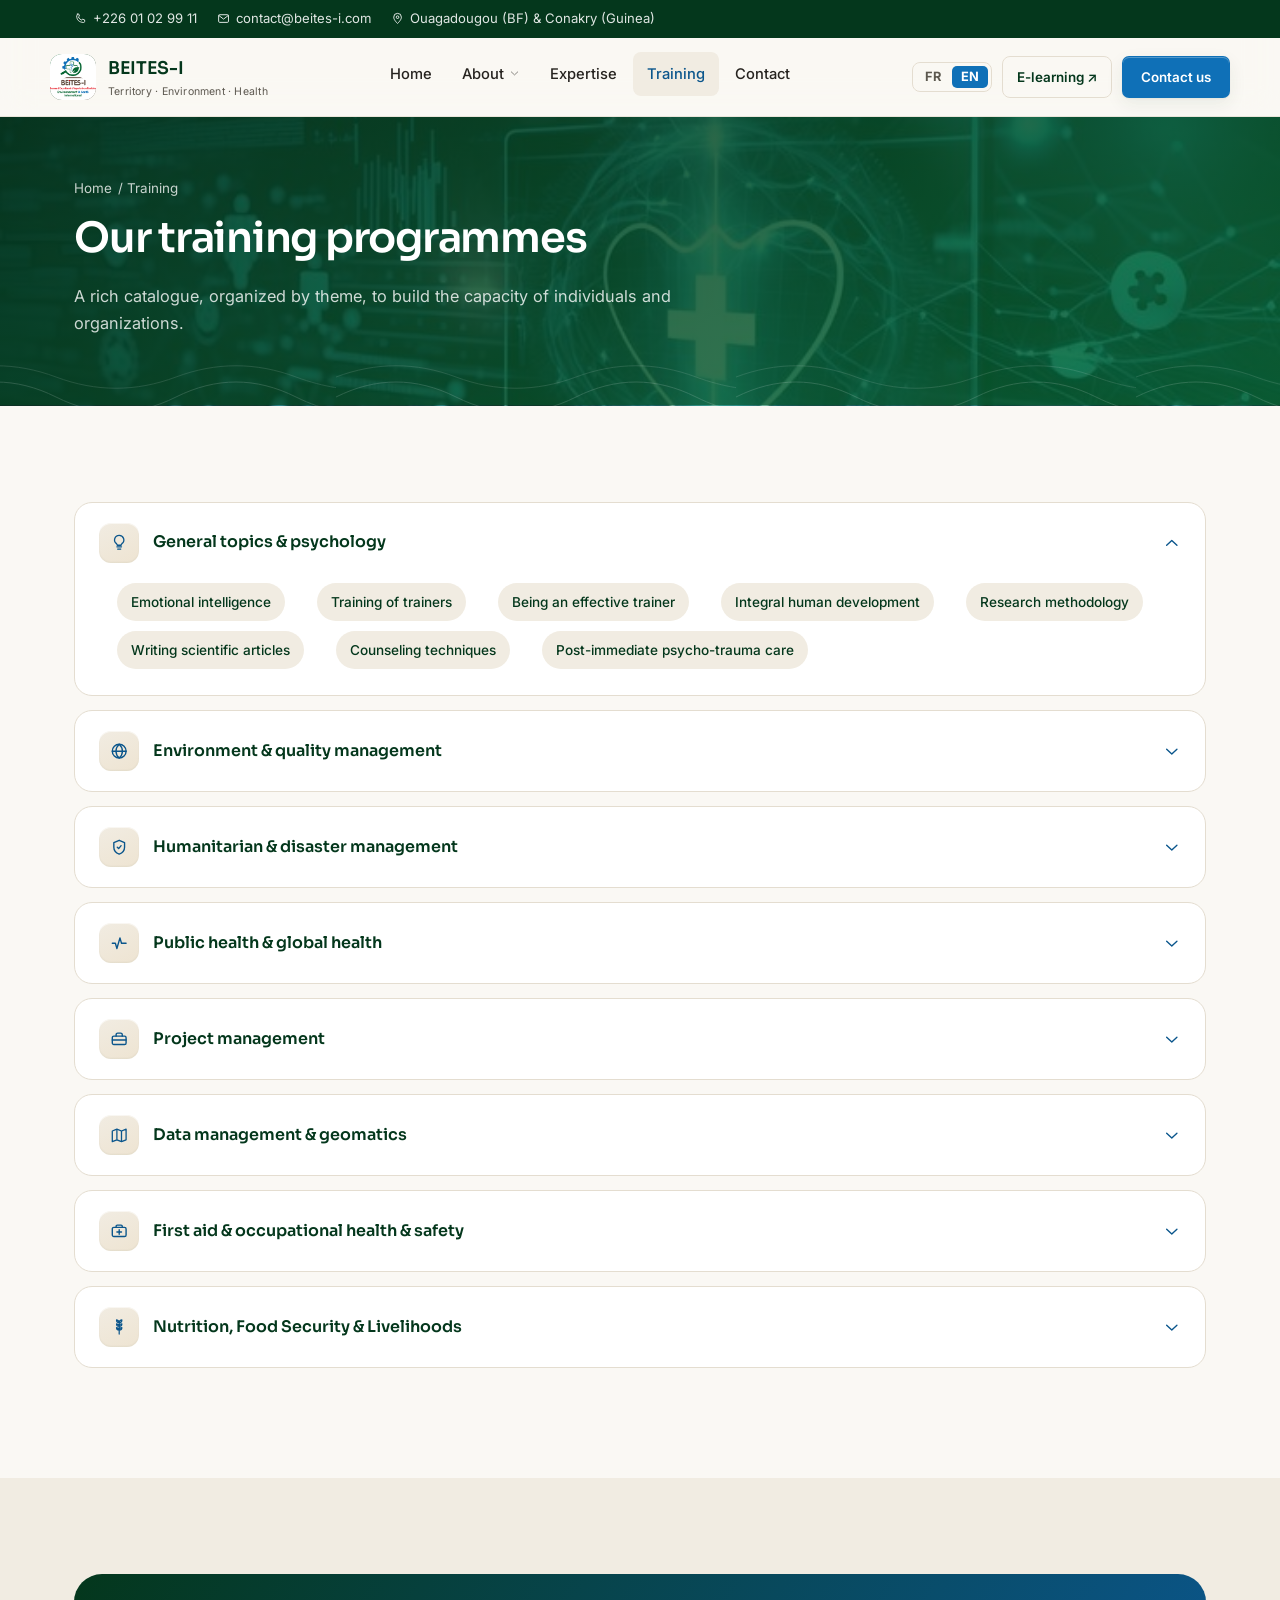
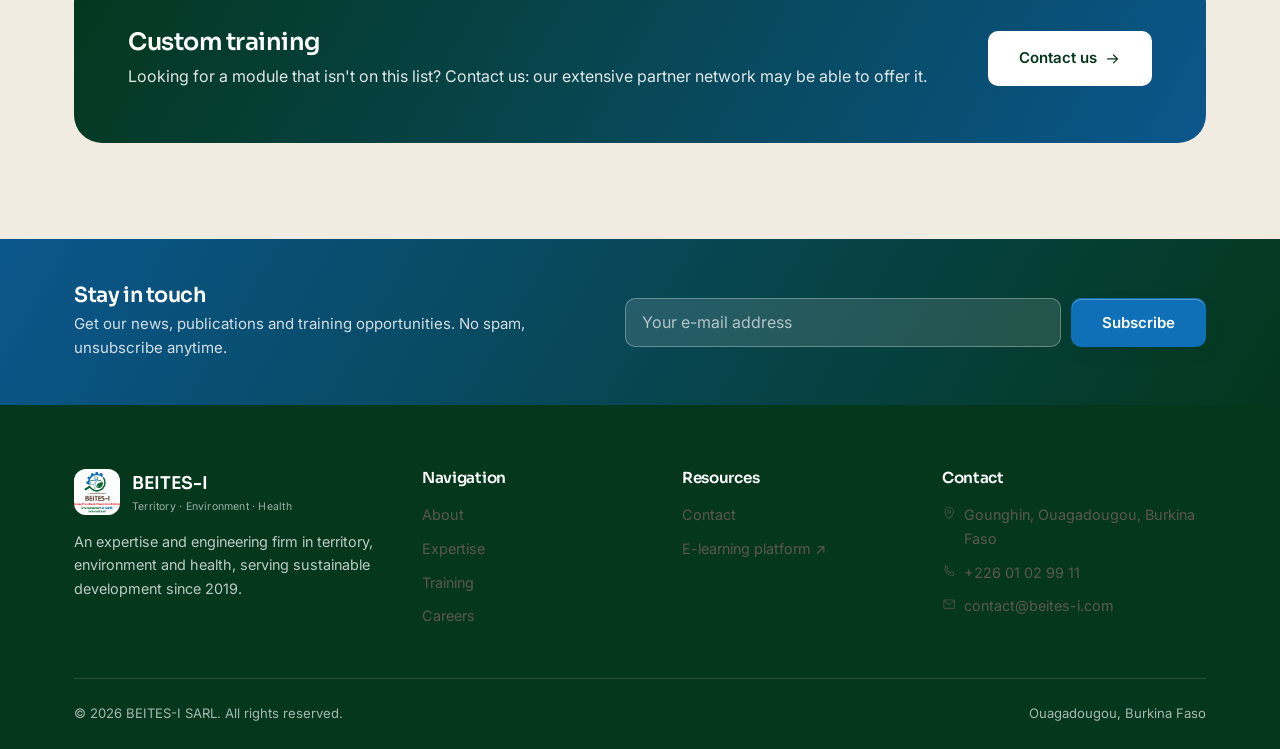
<file: en/formation.html>
<!DOCTYPE html>
<html lang="en">
<head>
<meta charset="UTF-8">
<meta name="viewport" content="width=device-width, initial-scale=1.0">
<title>Training | BEITES-I</title>
<meta name="description" content="BEITES-I training catalogue: public health, environment, humanitarian, education, project management, geomatics and first aid.">
<link rel="icon" href="../favicon.svg" type="image/svg+xml">
<link rel="preconnect" href="https://fonts.googleapis.com">
<link rel="preconnect" href="https://fonts.gstatic.com" crossorigin>
<link href="https://fonts.googleapis.com/css2?family=Sora:wght@500;600;700;800&family=Inter:wght@400;500;600;700&display=swap" rel="stylesheet">
<link rel="stylesheet" href="../css/style.css">
</head>
<body>

<header class="site-header">
  <div class="topbar">
    <div class="container">
      <div class="topbar-links">
        <span class="topbar-item"><svg class="icon"><use href="../icons.svg#icon-phone"></use></svg> <a href="tel:+22601029911">+226 01 02 99 11</a></span>
        <span class="topbar-item"><svg class="icon"><use href="../icons.svg#icon-mail"></use></svg> contact@beites-i.com</span>
        <span class="topbar-item"><svg class="icon"><use href="../icons.svg#icon-pin"></use></svg> Ouagadougou (BF) &amp; Conakry (Guinea)</span>
      </div>
    </div>
  </div>
  <div class="container nav">
    <a href="index.html" class="brand">
      <span class="brand-mark"><img src="../images/logo/logo.png" alt="BEITES-I" data-fallback><span class="brand-mark-fallback">B-I</span></span>
      <span class="brand-text"><strong>BEITES-I</strong><span>Territory · Environment · Health</span></span>
    </a>
    <nav>
      <ul class="nav-links" id="navLinks">
        <li><a href="index.html">Home</a></li>
        <li class="has-dropdown">
          <a href="qui-sommes-nous.html">About <svg class="icon"><use href="../icons.svg#icon-chevron-down"></use></svg></a>
          <ul class="dropdown">
            <li><a href="qui-sommes-nous.html"><svg class="icon"><use href="../icons.svg#icon-compass"></use></svg> Our story &amp; mission</a></li>
            <li><a href="qui-sommes-nous.html#equipe"><svg class="icon"><use href="../icons.svg#icon-users"></use></svg> Our team</a></li>
            <li><a href="opportunite.html"><svg class="icon"><use href="../icons.svg#icon-briefcase"></use></svg> Careers</a></li>
          </ul>
        </li>
        <li><a href="expertise.html">Expertise</a></li>
        <li><a href="formation.html" class="is-active">Training</a></li>
        <li><a href="contact.html">Contact</a></li>
        <li class="lang-switch-item"><a href="../formation.html">FR</a><a href="formation.html" class="is-active">EN</a></li>
      </ul>
    </nav>
    <div class="nav-cta">
      <div class="lang-switch">
        <a href="../formation.html">FR</a>
        <a href="formation.html" class="is-active">EN</a>
      </div>
      <a href="https://formation.beites-i.com" target="_blank" rel="noopener" class="nav-elearn">E-learning ↗</a>
      <a href="contact.html" class="btn btn-primary btn-sm">Contact us</a>
    </div>
    <button class="nav-toggle" id="navToggle" aria-label="Open menu">
      <svg class="icon icon-menu"><use href="../icons.svg#icon-menu"></use></svg>
      <svg class="icon icon-close"><use href="../icons.svg#icon-close"></use></svg>
    </button>
  </div>
</header>

<section class="page-header page-header--photo" style="--page-photo:url('../images/design/formation-bg.jpg')">
  <div class="container">
    <div class="breadcrumb"><a href="index.html">Home</a> / Training</div>
    <h1>Our training programmes</h1>
    <p>A rich catalogue, organized by theme, to build the capacity of individuals and organizations.</p>
  </div>
</section>

<section class="section">
  <div class="container">

    <details class="accordion-item" open>
      <summary>
        <span class="summary-left"><span class="icon-circle sm"><svg class="icon"><use href="../icons.svg#icon-bulb"></use></svg></span> General topics &amp; psychology</span>
        <svg class="icon accordion-chevron"><use href="../icons.svg#icon-chevron-down"></use></svg>
      </summary>
      <div class="accordion-body">
        <ul class="chip-list">
          <li>Emotional intelligence</li><li>Training of trainers</li><li>Being an effective trainer</li>
          <li>Integral human development</li><li>Research methodology</li><li>Writing scientific articles</li>
          <li>Counseling techniques</li><li>Post-immediate psycho-trauma care</li>
        </ul>
      </div>
    </details>

    <details class="accordion-item">
      <summary>
        <span class="summary-left"><span class="icon-circle sm"><svg class="icon"><use href="../icons.svg#icon-globe"></use></svg></span> Environment &amp; quality management</span>
        <svg class="icon accordion-chevron"><use href="../icons.svg#icon-chevron-down"></use></svg>
      </summary>
      <div class="accordion-body">
        <ul class="chip-list">
          <li>Corporate emergency plans</li><li>Quality &amp; safety management</li><li>Environmental communication</li>
          <li>Environmental and Social Impact Assessment (ESIA)</li><li>Healthcare waste management</li>
          <li>Environmental governance</li><li>Rehabilitation of end-of-cycle mining sites</li><li>Integrated water resources management</li>
          <li>Water and sanitation</li><li>Corporate Social Responsibility (CSR)</li><li>Environment and humanitarian action</li>
        </ul>
      </div>
    </details>

    <details class="accordion-item">
      <summary>
        <span class="summary-left"><span class="icon-circle sm"><svg class="icon"><use href="../icons.svg#icon-shield"></use></svg></span> Humanitarian &amp; disaster management</span>
        <svg class="icon accordion-chevron"><use href="../icons.svg#icon-chevron-down"></use></svg>
      </summary>
      <div class="accordion-body">
        <ul class="chip-list">
          <li>Crisis communication</li><li>Humanitarian diplomacy</li><li>War surgery &amp; trauma emergencies</li>
          <li>Protocol &amp; security management</li><li>Disaster emergency plans</li><li>Humanitarian-Development-Peace NEXUS</li>
          <li>Early warning</li><li>Gender-based violence</li><li>Humanitarian procurement &amp; logistics</li>
          <li>Cross-cutting protection</li><li>Social cohesion</li><li>Complaints &amp; feedback mechanisms (PCM)</li>
          <li>Community conflict prevention</li><li>Field security &amp; emergency first aid (HEAT)</li>
        </ul>
      </div>
    </details>

    <details class="accordion-item">
      <summary>
        <span class="summary-left"><span class="icon-circle sm"><svg class="icon"><use href="../icons.svg#icon-pulse"></use></svg></span> Public health &amp; global health</span>
        <svg class="icon accordion-chevron"><use href="../icons.svg#icon-chevron-down"></use></svg>
      </summary>
      <div class="accordion-body">
        <img class="accordion-banner" src="../images/design/formation-sante.jpg" alt="" data-fallback loading="lazy" decoding="async">
        <ul class="chip-list">
          <li>Introduction to global health</li><li>Health education &amp; promotion</li><li>Health services management</li>
          <li>Patient safety</li><li>Health governance &amp; leadership</li><li>Health of youth, women and children</li>
          <li>Hospital emergency plans</li><li>Basic emergency care training (BEC)</li><li>Infection prevention</li>
          <li>Healthcare waste management</li><li>Effective operating theatre nursing</li><li>Environmental health</li>
          <li>Quality assurance of care</li><li>Nutrition</li>
        </ul>
      </div>
    </details>

    <details class="accordion-item">
      <summary>
        <span class="summary-left"><span class="icon-circle sm"><svg class="icon"><use href="../icons.svg#icon-briefcase"></use></svg></span> Project management</span>
        <svg class="icon accordion-chevron"><use href="../icons.svg#icon-chevron-down"></use></svg>
      </summary>
      <div class="accordion-body">
        <ul class="chip-list">
          <li>Project management</li><li>Project communication</li><li>Gender and development</li>
          <li>Negotiation skills</li><li>Team management</li><li>Fund raising</li>
          <li>Project financial management</li><li>Monitoring &amp; evaluation (MEAL)</li><li>Epidemiological surveillance</li>
        </ul>
      </div>
    </details>

    <details class="accordion-item">
      <summary>
        <span class="summary-left"><span class="icon-circle sm"><svg class="icon"><use href="../icons.svg#icon-map"></use></svg></span> Data management &amp; geomatics</span>
        <svg class="icon accordion-chevron"><use href="../icons.svg#icon-chevron-down"></use></svg>
      </summary>
      <div class="accordion-body">
        <ul class="chip-list">
          <li>Mobile data collection (ODK, KoboToolBox)</li><li>GIS with QGIS</li><li>OpenStreetMap collaborative mapping</li>
          <li>Data collection with EPIData</li><li>Excel, SPHINX</li><li>EPI INFO, SPSS, STATA</li><li>Epidemiology &amp; surveillance</li>
        </ul>
      </div>
    </details>

    <details class="accordion-item">
      <summary>
        <span class="summary-left"><span class="icon-circle sm"><svg class="icon"><use href="../icons.svg#icon-cross"></use></svg></span> First aid &amp; occupational health &amp; safety</span>
        <svg class="icon accordion-chevron"><use href="../icons.svg#icon-chevron-down"></use></svg>
      </summary>
      <div class="accordion-body">
        <ul class="chip-list">
          <li>Basic first aid certificate (PSC1)</li><li>Workplace rescue &amp; first aid (SST)</li><li>First responder levels 1 &amp; 2 (PSE1 / PSE2)</li>
          <li>Applied training pedagogy (PAE3)</li><li>Fire extinguisher use</li><li>Occupational health &amp; safety</li>
          <li>Fire safety</li><li>Ambulance driver training</li>
        </ul>
      </div>
    </details>

    <details class="accordion-item">
      <summary>
        <span class="summary-left"><span class="icon-circle sm"><svg class="icon"><use href="../icons.svg#icon-wheat"></use></svg></span> Nutrition, Food Security &amp; Livelihoods</span>
        <svg class="icon accordion-chevron"><use href="../icons.svg#icon-chevron-down"></use></svg>
      </summary>
      <div class="accordion-body">
        <img class="accordion-banner" src="../images/design/formation-nutrition.jpg" alt="" data-fallback loading="lazy" decoding="async">
        <ul class="chip-list">
          <li>Nutrition and food systems</li><li>Food security &amp; livelihoods</li>
          <li>Cooperative models</li><li>Sustainable food value chains</li>
        </ul>
      </div>
    </details>

  </div>
</section>

<section class="section section--alt">
  <div class="container">
    <div class="cta-banner">
      <div>
        <h2>Custom training</h2>
        <p>Looking for a module that isn't on this list? Contact us: our extensive partner network may be able to offer it.</p>
      </div>
      <a href="contact.html" class="btn btn-white">Contact us <svg class="icon"><use href="../icons.svg#icon-arrow-right"></use></svg></a>
    </div>
  </div>
</section>

<section class="newsletter-band">
  <div class="container newsletter-inner">
    <div class="newsletter-text">
      <h3>Stay in touch</h3>
      <p>Get our news, publications and training opportunities. No spam, unsubscribe anytime.</p>
    </div>
    <form id="newsletterForm" class="newsletter-form" novalidate>
      <input type="hidden" name="_subject" value="New newsletter signup — BEITES-I">
      <input type="text" name="_honey" style="display:none" tabindex="-1" autocomplete="off">
      <input type="email" name="Email" placeholder="Your e-mail address" aria-label="E-mail address" required>
      <button type="submit" class="btn btn-primary">Subscribe</button>
    </form>
    <div class="newsletter-msg newsletter-success" id="newsletterSuccess"><svg class="icon"><use href="../icons.svg#icon-check-circle"></use></svg> Thank you! Your subscription has been received.</div>
    <div class="newsletter-msg newsletter-error" id="newsletterError">An error occurred. Please try again, or write to us at contact@beites-i.com.</div>
  </div>
</section>

<footer class="site-footer">
  <div class="container">
    <div class="footer-grid">
      <div class="footer-brand">
        <a href="index.html" class="brand" style="margin-bottom:14px;">
          <span class="brand-mark"><img src="../images/logo/logo.png" alt="BEITES-I" data-fallback><span class="brand-mark-fallback">B-I</span></span>
          <span class="brand-text"><strong style="color:#fff;">BEITES-I</strong><span style="color:rgba(255,255,255,0.6);">Territory · Environment · Health</span></span>
        </a>
        <p>An expertise and engineering firm in territory, environment and health, serving sustainable development since 2019.</p>
      </div>
      <div>
        <h4>Navigation</h4>
        <ul>
          <li><a href="qui-sommes-nous.html">About</a></li>
          <li><a href="expertise.html">Expertise</a></li>
          <li><a href="formation.html">Training</a></li>
          <li><a href="opportunite.html">Careers</a></li>
        </ul>
      </div>
      <div>
        <h4>Resources</h4>
        <ul>
          <li><a href="contact.html">Contact</a></li>
          <li><a href="https://formation.beites-i.com" target="_blank" rel="noopener">E-learning platform ↗</a></li>
        </ul>
      </div>
      <div>
        <h4>Contact</h4>
        <ul>
          <li><svg class="icon"><use href="../icons.svg#icon-pin"></use></svg> Gounghin, Ouagadougou, Burkina Faso</li>
          <li><svg class="icon"><use href="../icons.svg#icon-phone"></use></svg> <a href="tel:+22601029911">+226 01 02 99 11</a></li>
          <li><svg class="icon"><use href="../icons.svg#icon-mail"></use></svg> <a href="mailto:contact@beites-i.com">contact@beites-i.com</a></li>
        </ul>
      </div>
    </div>
    <div class="footer-bottom">
      <span>© <span id="year"></span> BEITES-I SARL. All rights reserved.</span>
      <span>Ouagadougou, Burkina Faso</span>
    </div>
  </div>
</footer>

<script src="../js/main.js"></script>
</body>
</html>
</file>
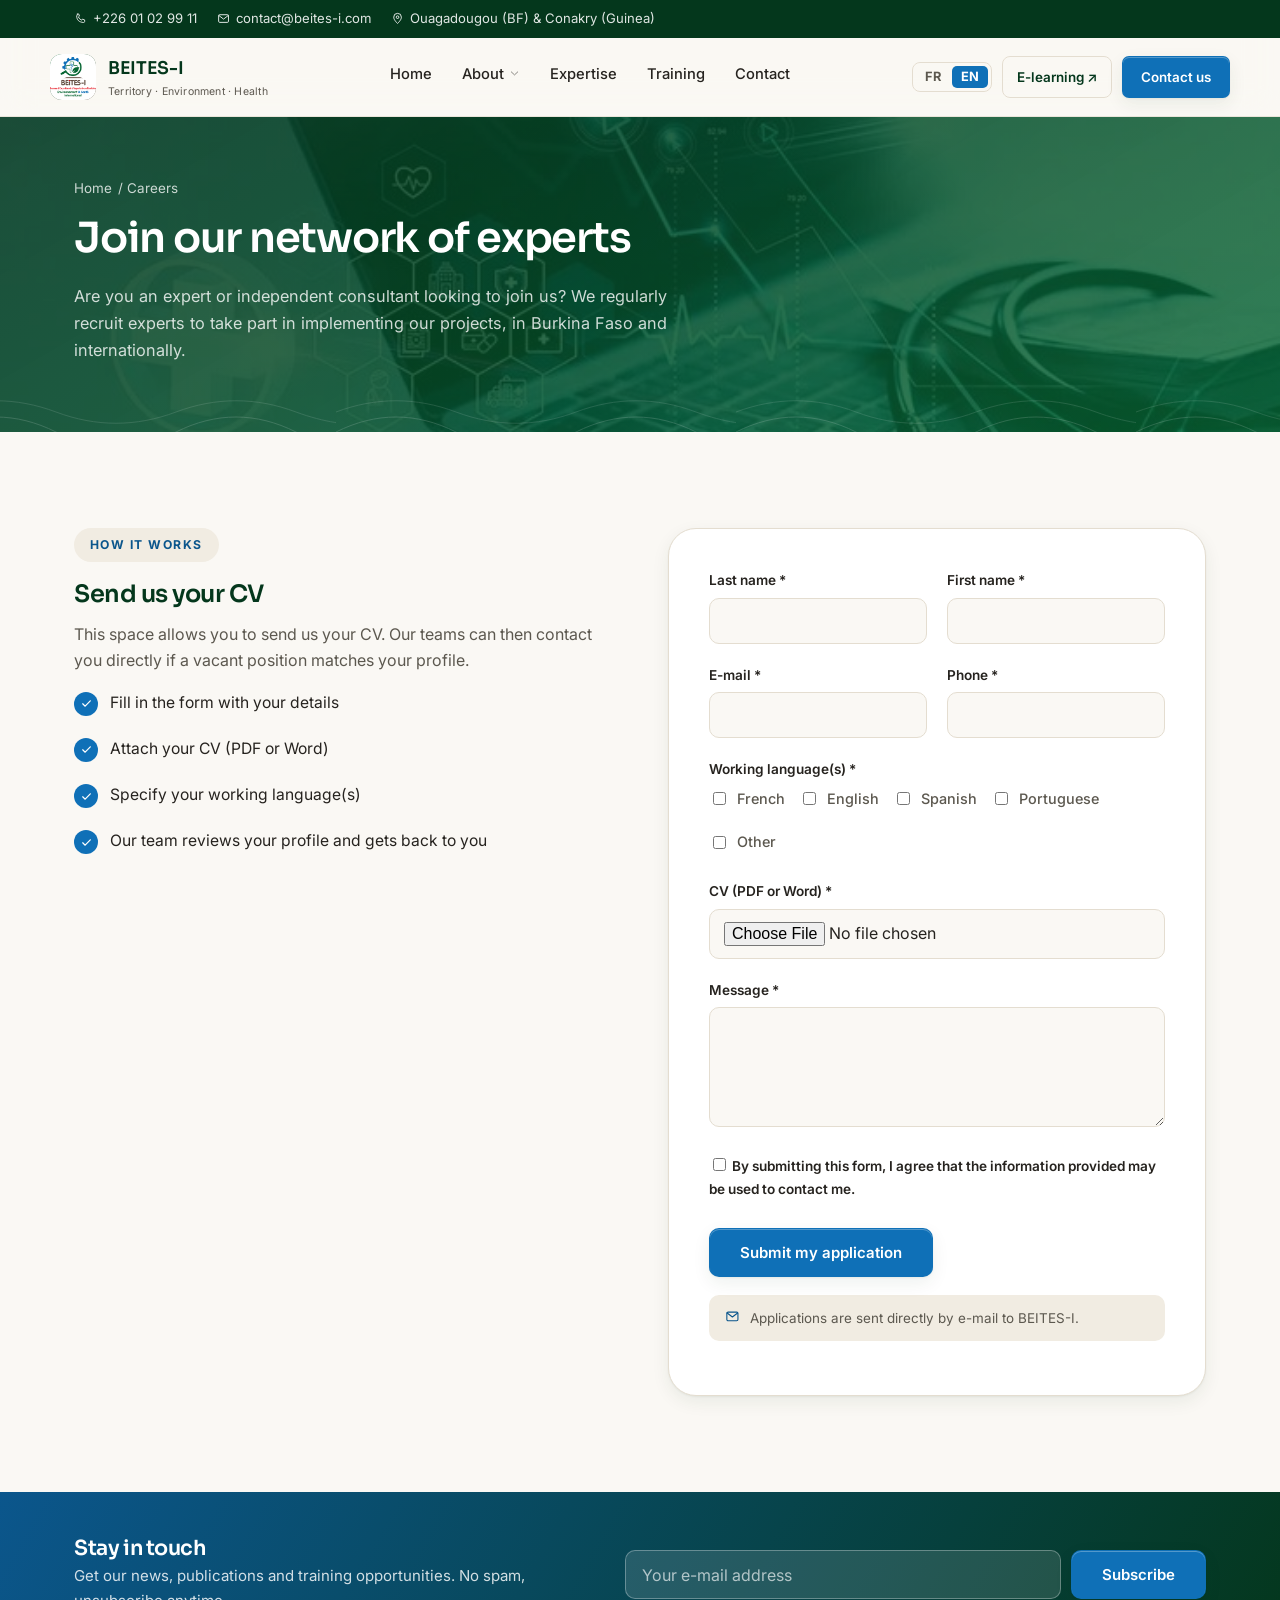
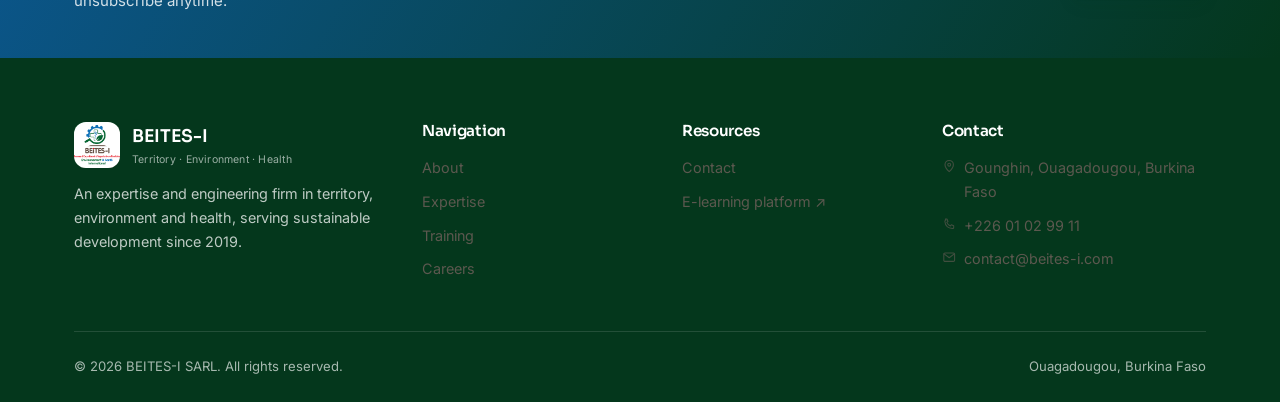
<file: en/opportunite.html>
<!DOCTYPE html>
<html lang="en">
<head>
<meta charset="UTF-8">
<meta name="viewport" content="width=device-width, initial-scale=1.0">
<title>Careers | BEITES-I</title>
<meta name="description" content="Join the network of experts and independent consultants of BEITES-I in Burkina Faso and internationally.">
<link rel="icon" href="../favicon.svg" type="image/svg+xml">
<link rel="preconnect" href="https://fonts.googleapis.com">
<link rel="preconnect" href="https://fonts.gstatic.com" crossorigin>
<link href="https://fonts.googleapis.com/css2?family=Sora:wght@500;600;700;800&family=Inter:wght@400;500;600;700&display=swap" rel="stylesheet">
<link rel="stylesheet" href="../css/style.css">
</head>
<body>

<header class="site-header">
  <div class="topbar">
    <div class="container">
      <div class="topbar-links">
        <span class="topbar-item"><svg class="icon"><use href="../icons.svg#icon-phone"></use></svg> <a href="tel:+22601029911">+226 01 02 99 11</a></span>
        <span class="topbar-item"><svg class="icon"><use href="../icons.svg#icon-mail"></use></svg> contact@beites-i.com</span>
        <span class="topbar-item"><svg class="icon"><use href="../icons.svg#icon-pin"></use></svg> Ouagadougou (BF) &amp; Conakry (Guinea)</span>
      </div>
    </div>
  </div>
  <div class="container nav">
    <a href="index.html" class="brand">
      <span class="brand-mark"><img src="../images/logo/logo.png" alt="BEITES-I" data-fallback><span class="brand-mark-fallback">B-I</span></span>
      <span class="brand-text"><strong>BEITES-I</strong><span>Territory · Environment · Health</span></span>
    </a>
    <nav>
      <ul class="nav-links" id="navLinks">
        <li><a href="index.html">Home</a></li>
        <li class="has-dropdown">
          <a href="qui-sommes-nous.html">About <svg class="icon"><use href="../icons.svg#icon-chevron-down"></use></svg></a>
          <ul class="dropdown">
            <li><a href="qui-sommes-nous.html"><svg class="icon"><use href="../icons.svg#icon-compass"></use></svg> Our story &amp; mission</a></li>
            <li><a href="qui-sommes-nous.html#equipe"><svg class="icon"><use href="../icons.svg#icon-users"></use></svg> Our team</a></li>
            <li><a href="opportunite.html"><svg class="icon"><use href="../icons.svg#icon-briefcase"></use></svg> Careers</a></li>
          </ul>
        </li>
        <li><a href="expertise.html">Expertise</a></li>
        <li><a href="formation.html">Training</a></li>
        <li><a href="contact.html">Contact</a></li>
        <li class="lang-switch-item"><a href="../opportunite.html">FR</a><a href="opportunite.html" class="is-active">EN</a></li>
      </ul>
    </nav>
    <div class="nav-cta">
      <div class="lang-switch">
        <a href="../opportunite.html">FR</a>
        <a href="opportunite.html" class="is-active">EN</a>
      </div>
      <a href="https://formation.beites-i.com" target="_blank" rel="noopener" class="nav-elearn">E-learning ↗</a>
      <a href="contact.html" class="btn btn-primary btn-sm">Contact us</a>
    </div>
    <button class="nav-toggle" id="navToggle" aria-label="Open menu">
      <svg class="icon icon-menu"><use href="../icons.svg#icon-menu"></use></svg>
      <svg class="icon icon-close"><use href="../icons.svg#icon-close"></use></svg>
    </button>
  </div>
</header>

<section class="page-header page-header--photo" style="--page-photo:url('../images/design/opportunite-bg.jpg')">
  <div class="container">
    <div class="breadcrumb"><a href="index.html">Home</a> / Careers</div>
    <h1>Join our network of experts</h1>
    <p>Are you an expert or independent consultant looking to join us? We regularly recruit experts to take part in implementing our projects, in Burkina Faso and internationally.</p>
  </div>
</section>

<section class="section">
  <div class="container">
    <div class="grid grid-2" style="gap:56px; align-items:flex-start;">
      <div>
        <span class="eyebrow">How it works</span>
        <h2>Send us your CV</h2>
        <p>This space allows you to send us your CV. Our teams can then contact you directly if a vacant position matches your profile.</p>
        <ul class="check-list">
          <li><span class="icon-tick"><svg class="icon"><use href="../icons.svg#icon-check"></use></svg></span>Fill in the form with your details</li>
          <li><span class="icon-tick"><svg class="icon"><use href="../icons.svg#icon-check"></use></svg></span>Attach your CV (PDF or Word)</li>
          <li><span class="icon-tick"><svg class="icon"><use href="../icons.svg#icon-check"></use></svg></span>Specify your working language(s)</li>
          <li><span class="icon-tick"><svg class="icon"><use href="../icons.svg#icon-check"></use></svg></span>Our team reviews your profile and gets back to you</li>
        </ul>
      </div>

      <div class="form-card">
        <div class="form-success" id="formSuccessOpp"><svg class="icon"><use href="../icons.svg#icon-check-circle"></use></svg> Thank you! Your application has been sent.</div>
        <div class="form-error" id="formErrorOpp">An error occurred while sending. Please try again, or write to us directly at contact@beites-i.com.</div>
        <form id="oppForm" novalidate>
          <input type="hidden" name="_subject" value="New application — BEITES-I website">
          <input type="text" name="_honey" style="display:none" tabindex="-1" autocomplete="off">
          <div class="form-grid">
            <div class="field"><label for="opp-nom">Last name *</label><input type="text" id="opp-nom" name="Name" required></div>
            <div class="field"><label for="opp-prenom">First name *</label><input type="text" id="opp-prenom" name="FirstName" required></div>
            <div class="field"><label for="opp-email">E-mail *</label><input type="email" id="opp-email" name="Email" required></div>
            <div class="field"><label for="opp-tel">Phone *</label><input type="tel" id="opp-tel" name="Phone" required></div>
            <div class="field full">
              <label>Working language(s) *</label>
              <div class="checkbox-group">
                <label><input type="checkbox" name="Languages" value="French"> French</label>
                <label><input type="checkbox" name="Languages" value="English"> English</label>
                <label><input type="checkbox" name="Languages" value="Spanish"> Spanish</label>
                <label><input type="checkbox" name="Languages" value="Portuguese"> Portuguese</label>
                <label><input type="checkbox" name="Languages" value="Other"> Other</label>
              </div>
            </div>
            <div class="field full"><label for="opp-cv">CV (PDF or Word) *</label><input type="file" id="opp-cv" name="CV" accept=".pdf,.doc,.docx" required></div>
            <div class="field full"><label for="opp-message">Message *</label><textarea id="opp-message" name="Message" required></textarea></div>
            <div class="field full">
              <label class="consent"><input type="checkbox" required> By submitting this form, I agree that the information provided may be used to contact me.</label>
            </div>
          </div>
          <div style="margin-top:22px;">
            <button type="submit" class="btn btn-primary">Submit my application</button>
          </div>
          <p class="form-note"><svg class="icon"><use href="../icons.svg#icon-mail"></use></svg> Applications are sent directly by e-mail to BEITES-I.</p>
        </form>
      </div>
    </div>
  </div>
</section>

<section class="newsletter-band">
  <div class="container newsletter-inner">
    <div class="newsletter-text">
      <h3>Stay in touch</h3>
      <p>Get our news, publications and training opportunities. No spam, unsubscribe anytime.</p>
    </div>
    <form id="newsletterForm" class="newsletter-form" novalidate>
      <input type="hidden" name="_subject" value="New newsletter signup — BEITES-I">
      <input type="text" name="_honey" style="display:none" tabindex="-1" autocomplete="off">
      <input type="email" name="Email" placeholder="Your e-mail address" aria-label="E-mail address" required>
      <button type="submit" class="btn btn-primary">Subscribe</button>
    </form>
    <div class="newsletter-msg newsletter-success" id="newsletterSuccess"><svg class="icon"><use href="../icons.svg#icon-check-circle"></use></svg> Thank you! Your subscription has been received.</div>
    <div class="newsletter-msg newsletter-error" id="newsletterError">An error occurred. Please try again, or write to us at contact@beites-i.com.</div>
  </div>
</section>

<footer class="site-footer">
  <div class="container">
    <div class="footer-grid">
      <div class="footer-brand">
        <a href="index.html" class="brand" style="margin-bottom:14px;">
          <span class="brand-mark"><img src="../images/logo/logo.png" alt="BEITES-I" data-fallback><span class="brand-mark-fallback">B-I</span></span>
          <span class="brand-text"><strong style="color:#fff;">BEITES-I</strong><span style="color:rgba(255,255,255,0.6);">Territory · Environment · Health</span></span>
        </a>
        <p>An expertise and engineering firm in territory, environment and health, serving sustainable development since 2019.</p>
      </div>
      <div>
        <h4>Navigation</h4>
        <ul>
          <li><a href="qui-sommes-nous.html">About</a></li>
          <li><a href="expertise.html">Expertise</a></li>
          <li><a href="formation.html">Training</a></li>
          <li><a href="opportunite.html">Careers</a></li>
        </ul>
      </div>
      <div>
        <h4>Resources</h4>
        <ul>
          <li><a href="contact.html">Contact</a></li>
          <li><a href="https://formation.beites-i.com" target="_blank" rel="noopener">E-learning platform ↗</a></li>
        </ul>
      </div>
      <div>
        <h4>Contact</h4>
        <ul>
          <li><svg class="icon"><use href="../icons.svg#icon-pin"></use></svg> Gounghin, Ouagadougou, Burkina Faso</li>
          <li><svg class="icon"><use href="../icons.svg#icon-phone"></use></svg> <a href="tel:+22601029911">+226 01 02 99 11</a></li>
          <li><svg class="icon"><use href="../icons.svg#icon-mail"></use></svg> <a href="mailto:contact@beites-i.com">contact@beites-i.com</a></li>
        </ul>
      </div>
    </div>
    <div class="footer-bottom">
      <span>© <span id="year"></span> BEITES-I SARL. All rights reserved.</span>
      <span>Ouagadougou, Burkina Faso</span>
    </div>
  </div>
</footer>

<script src="../js/main.js"></script>
</body>
</html>
</file>
<file: css/style.css>
/* =========================================================
   BEITES-I — Feuille de style principale
   Cabinet d'expertise en Territoire, Environnement et Santé
   Identité : palette Afrique / nature, typographie éditoriale
   ========================================================= */

:root {
  /* Palette calquée sur les couleurs exactes du logo BEITES-I */
  --color-forest: #076633;        /* vert du logo (croix + feuille) - couleur principale */
  --color-forest-deep: #04371c;
  --color-forest-soft: #1c8a52;
  --color-blue: #0f70b7;          /* bleu du logo (engrenage / territoire) - accent principal */
  --color-blue-dark: #0b568c;
  --color-brown: #634e42;         /* brun du logo (typographie BEITES-I) */
  --color-brown-dark: #4a3931;
  --color-sand: #faf8f4;          /* fond clair neutre et chaud */
  --color-sand-deep: #f1ece2;
  --color-white: #ffffff;
  --color-ink: #26231f;
  --color-ink-soft: #5c584f;
  --color-border: #e4ddd0;

  /* accents symboliques des 3 piliers BEITES-I, tirés du logo */
  --color-territoire: #0f70b7;
  --color-territoire-bg: #e9f2fa;
  --color-environnement: #076633;
  --color-environnement-bg: #e8f3ec;
  --color-sante: #c62a2a;
  --color-sante-bg: #fbeaea;

  --font-display: 'Sora', 'Segoe UI', sans-serif;
  --font-body: 'Inter', 'Segoe UI', sans-serif;

  --radius-sm: 10px;
  --radius-md: 18px;
  --radius-lg: 28px;

  /* Ombres douces et superposées, façon macOS : un liseré fin + un halo diffus. */
  --shadow-sm: 0 1px 2px rgba(4, 55, 28, 0.05), 0 6px 18px rgba(4, 55, 28, 0.07);
  --shadow-md: 0 2px 6px rgba(4, 55, 28, 0.06), 0 18px 40px rgba(4, 55, 28, 0.12);
  --shadow-lg: 0 4px 10px rgba(4, 55, 28, 0.07), 0 32px 70px rgba(4, 55, 28, 0.16);

  --container: 1180px;
}

* { box-sizing: border-box; }
html { scroll-behavior: smooth; }

body {
  margin: 0;
  font-family: var(--font-body);
  color: var(--color-ink);
  background: var(--color-sand);
  line-height: 1.65;
  -webkit-font-smoothing: antialiased;
}

img { max-width: 100%; display: block; }
a { color: inherit; text-decoration: none; }

h1, h2, h3, h4, h5 {
  font-family: var(--font-display);
  color: var(--color-forest-deep);
  line-height: 1.18;
  margin: 0 0 0.5em;
  font-weight: 600;
  letter-spacing: -0.02em;
  overflow-wrap: break-word;
  hyphens: auto;
}
h1 { letter-spacing: -0.03em; }

p { margin: 0 0 1em; color: var(--color-ink-soft); }
ul { padding-left: 1.2em; }
li { margin-bottom: 0.4em; color: var(--color-ink-soft); }

.container { max-width: var(--container); margin: 0 auto; padding: 0 24px; }

/* ---------- Icons ---------- */
.icon { width: 1em; height: 1em; display: inline-block; vertical-align: -0.125em; fill: none; }
.icon-circle {
  width: 54px; height: 54px;
  border-radius: 16px;
  background: linear-gradient(155deg, var(--color-sand-deep), #eee4d2);
  box-shadow: inset 0 1px 0 rgba(255,255,255,0.6), inset 0 -1px 2px rgba(4,55,28,0.05);
  color: var(--color-blue-dark);
  display: flex; align-items: center; justify-content: center;
  font-size: 1.5rem;
  margin-bottom: 18px;
  flex-shrink: 0;
}
.icon-circle.sm { width: 40px; height: 40px; border-radius: 12px; font-size: 1.15rem; margin-bottom: 0; }

.eyebrow {
  display: inline-flex; align-items: center; gap: 8px;
  font-family: var(--font-body);
  font-size: 0.76rem; font-weight: 700;
  letter-spacing: 0.12em; text-transform: uppercase;
  color: var(--color-blue-dark);
  background: var(--color-sand-deep);
  padding: 7px 16px;
  border-radius: 999px;
  margin-bottom: 18px;
}

.section { padding: 96px 0; }
.section--tight { padding: 60px 0; }
.section--alt { background: var(--color-sand-deep); }
.section--forest { background: linear-gradient(155deg, var(--color-forest-deep), var(--color-forest)); color: rgba(255,255,255,0.92); position: relative; overflow: hidden; }
.section--forest.section--photo { background-image: linear-gradient(155deg, rgba(4,55,28,0.93), rgba(7,102,51,0.9)), var(--section-photo); background-size: cover; background-position: center; }
.section--forest h2, .section--forest h3 { color: #fff; }
.section--forest p { color: rgba(255,255,255,0.82); }

.section-head { max-width: 680px; margin: 0 auto 52px; text-align: center; }
.section-head h2 { font-size: clamp(1.7rem, 3.2vw, 2.4rem); }
.section-head.align-left { text-align: left; margin: 0 0 44px; }

/* ---------- Buttons ---------- */
.btn {
  display: inline-flex; align-items: center; justify-content: center; gap: 8px;
  font-family: var(--font-body); font-weight: 600; font-size: 0.94rem;
  padding: 14px 30px; border-radius: 10px;
  border: 1.5px solid transparent; cursor: pointer;
  transition: transform 0.15s cubic-bezier(.2,.8,.2,1), box-shadow 0.2s ease, background 0.2s ease, color 0.2s ease, border-color 0.2s ease;
}
@media (max-width: 420px) {
  .hero-actions, .cta-banner { flex-direction: column; align-items: stretch; }
  .hero-actions .btn, .cta-banner .btn { width: 100%; }
}
.btn:active { transform: scale(0.97); }
.btn .icon { width: 1.05em; height: 1.05em; }
.btn-primary { position: relative; overflow: hidden; background: var(--color-blue); color: #fff; box-shadow: var(--shadow-sm), inset 0 1px 0 rgba(255,255,255,0.28); }
.btn-primary::after {
  content: ''; position: absolute; top: 0; left: -60%; width: 40%; height: 100%;
  background: linear-gradient(120deg, transparent, rgba(255,255,255,0.35), transparent);
  transform: skewX(-20deg);
}
@media (prefers-reduced-motion: no-preference) {
  .btn-primary::after { animation: shine 3.2s ease-in-out infinite; }
  @keyframes shine { 0%, 60%, 100% { left: -60%; } 80% { left: 130%; } }
}
.btn-primary:hover { background: var(--color-blue-dark); transform: translateY(-2px); box-shadow: var(--shadow-md); }
.btn-ghost { background: transparent; color: #fff; border-color: rgba(255,255,255,0.4); }
.btn-ghost:hover { background: rgba(255,255,255,0.12); border-color: rgba(255,255,255,0.7); transform: translateY(-2px); }
.btn-outline { background: transparent; border-color: var(--color-forest); color: var(--color-forest); }
.btn-outline:hover { background: var(--color-forest); color: #fff; transform: translateY(-2px); }
.btn-white { background: #fff; color: var(--color-forest-deep); }
.btn-white:hover { background: var(--color-sand-deep); transform: translateY(-2px); }
.btn-sm { padding: 9px 18px; font-size: 0.84rem; border-radius: 7px; }

/* ---------- Top utility bar ---------- */
.topbar { background: var(--color-forest-deep); color: rgba(255,255,255,0.88); font-size: 0.82rem; }
.topbar .container { display: flex; justify-content: space-between; align-items: center; padding-top: 8px; padding-bottom: 8px; gap: 16px; flex-wrap: wrap; }
.topbar-links { display: flex; gap: 20px; flex-wrap: wrap; }
.topbar-links a, .topbar-item { display: inline-flex; align-items: center; gap: 6px; }
.topbar a:hover { color: #fff; }
@media (max-width: 700px) { .topbar-links span:nth-child(n+3) { display:none; } }

/* ---------- Header / Nav ---------- */
.site-header {
  position: sticky; top: 0; z-index: 200;
  background: rgba(250, 248, 244, 0.72);
  backdrop-filter: blur(16px) saturate(180%); -webkit-backdrop-filter: blur(16px) saturate(180%);
  border-bottom: 1px solid rgba(228, 221, 208, 0.7);
}

.nav { display: flex; align-items: center; justify-content: space-between; padding: 14px 0; gap: 20px; }

.brand { display: flex; align-items: center; gap: 12px; font-family: var(--font-display); }
.brand-mark {
  position: relative;
  width: 46px; height: 46px; border-radius: 12px;
  background: linear-gradient(135deg, var(--color-forest), var(--color-brown));
  color: #fff; display: flex; align-items: center; justify-content: center;
  font-weight: 600; font-size: 1rem; letter-spacing: -0.01em; flex-shrink: 0;
  overflow: hidden;
}
.brand-mark img { position: absolute; inset: 0; width: 100%; height: 100%; object-fit: contain; z-index: 1; background: #fff; }
.brand-mark-fallback { position: relative; z-index: 0; }
.brand-text strong { display: block; font-size: 1.1rem; font-weight: 600; color: var(--color-forest-deep); font-family: var(--font-display); }
.brand-text span { display: block; font-size: 0.66rem; color: var(--color-ink-soft); font-family: var(--font-body); letter-spacing: 0.02em; }

.nav-links { display: flex; align-items: center; gap: 2px; list-style: none; margin: 0; padding: 0; }
.nav-links > li { position: relative; }
.nav-links > li > a {
  display: flex; align-items: center; gap: 5px;
  padding: 10px 14px; font-size: 0.92rem; font-weight: 500;
  color: var(--color-ink); border-radius: 8px;
  transition: background 0.2s, color 0.2s;
}
.nav-links > li > a .icon { width: 0.75em; height: 0.75em; opacity: 0.6; }
.nav-links > li > a:hover, .nav-links > li > a.is-active { background: var(--color-sand-deep); color: var(--color-blue-dark); }

/* dropdown (desktop) */
.has-dropdown { position: relative; }
.dropdown {
  position: absolute; top: 100%; left: 0; margin-top: 6px;
  background: rgba(255,255,255,0.85); border: 1px solid var(--color-border);
  backdrop-filter: blur(20px) saturate(180%); -webkit-backdrop-filter: blur(20px) saturate(180%);
  border-radius: var(--radius-sm); box-shadow: var(--shadow-md);
  min-width: 230px; padding: 8px; list-style: none;
  opacity: 0; transform: translateY(-6px); pointer-events: none;
  transition: 0.16s ease;
  z-index: 50;
}
.has-dropdown:hover .dropdown,
.has-dropdown:focus-within .dropdown { opacity: 1; transform: translateY(0); pointer-events: auto; }
.dropdown a {
  display: flex; align-items: center; gap: 10px;
  padding: 10px 12px; border-radius: 8px;
  font-size: 0.88rem; font-weight: 500; color: var(--color-ink);
}
.dropdown a:hover { background: var(--color-sand-deep); color: var(--color-blue-dark); }
.dropdown .icon { width: 1.1em; height: 1.1em; color: var(--color-blue-dark); flex-shrink: 0; }

.nav-cta { display: flex; align-items: center; gap: 10px; flex-shrink: 0; }
.nav-elearn {
  display: inline-flex; align-items: center; gap: 6px;
  font-size: 0.84rem; font-weight: 600; color: var(--color-forest-deep);
  padding: 9px 14px; border-radius: 8px; border: 1.5px solid var(--color-border);
}
.nav-elearn:hover { border-color: var(--color-blue); color: var(--color-blue-dark); }

.lang-switch {
  display: flex; align-items: center; gap: 2px;
  border: 1.5px solid var(--color-border); border-radius: 8px; padding: 3px;
  font-size: 0.8rem; font-weight: 700;
}
.lang-switch a { padding: 5px 9px; border-radius: 5px; color: var(--color-ink-soft); line-height: 1; }
.lang-switch a.is-active { background: var(--color-blue); color: #fff; }
.lang-switch a:not(.is-active):hover { background: var(--color-sand-deep); color: var(--color-ink); }
@media (max-width: 980px) { .lang-switch { display: none; } }
li.lang-switch-item { display: none; }
@media (max-width: 980px) {
  li.lang-switch-item { display: flex; gap: 8px; padding: 12px 16px 4px; border-top: 1px solid var(--color-border); margin-top: 8px; }
  li.lang-switch-item a { flex: 1; text-align: center; padding: 8px; border-radius: 8px; font-weight: 700; font-size: 0.85rem; border: 1.5px solid var(--color-border); color: var(--color-ink-soft); }
  li.lang-switch-item a.is-active { background: var(--color-blue); color: #fff; border-color: var(--color-blue); }
}

.nav-toggle {
  display: none; background: none; border: none; cursor: pointer;
  width: 44px; height: 44px; border-radius: 10px;
  align-items: center; justify-content: center; color: var(--color-forest-deep);
  flex-shrink: 0;
}
.nav-toggle:hover { background: var(--color-sand-deep); }
.nav-toggle .icon { width: 22px; height: 22px; }
.nav-toggle .icon-close { display: none; }
.nav-toggle.is-active .icon-menu { display: none; }
.nav-toggle.is-active .icon-close { display: inline-block; }

@media (max-width: 980px) {
  .nav-toggle { display: flex; }
  .nav-elearn { display: none; }
  .nav-links {
    position: fixed; z-index: 190;
    inset: 74px 16px auto 16px;
    flex-direction: column; align-items: stretch;
    background: var(--color-white); border: 1px solid var(--color-border);
    border-radius: var(--radius-md); box-shadow: var(--shadow-lg);
    padding: 12px; gap: 2px; max-height: calc(100vh - 100px); overflow-y: auto;
    transform: translateY(-12px); opacity: 0; pointer-events: none; transition: 0.2s ease;
  }
  .nav-links.is-open { transform: translateY(0); opacity: 1; pointer-events: auto; }
  .nav-links > li > a { padding: 13px 16px; color: var(--color-ink); }
  .dropdown {
    position: static; opacity: 1; transform: none; pointer-events: auto;
    box-shadow: none; border: none; margin: 2px 0 6px 14px; min-width: 0;
    display: none;
    border-left: 2px solid var(--color-sand-deep);
    border-radius: 0;
  }
  .has-dropdown.is-open-sub .dropdown { display: block; }
  .nav-cta { display: none; }
}

/* ---------- Hero ---------- */
.hero {
  position: relative;
  /* Le dégradé (1er calque) reste toujours visible ; la photo (2e calque,
     images/design/hero-bg.jpg) s'affiche dès qu'elle existe, tintée par le
     dégradé translucide pour garder le texte lisible. Sans photo, seul le
     fond uni ci-dessous est visible : rien ne casse en son absence. */
  background-image: linear-gradient(150deg, rgba(4,55,28,0.72) 0%, rgba(7,102,51,0.62) 60%, rgba(28,138,82,0.5) 130%), url("../images/design/hero-bg.jpg");
  background-size: cover, cover;
  background-position: center, center;
  background-color: var(--color-forest);
  color: #fff;
  overflow: hidden;
}
/* Sur mobile, la photo de fond et les formes décoratives sont retirées
   (juste le dégradé) : plus léger et plus lisible sur petit écran. */
@media (max-width: 700px) {
  .hero { background-image: linear-gradient(150deg, var(--color-forest-deep) 0%, var(--color-forest) 60%, var(--color-forest-soft) 130%); }
  .hero-decor { display: none; }
  .section--forest.section--photo { background-image: linear-gradient(155deg, rgba(4,55,28,0.93), rgba(7,102,51,0.9)); }
  /* Même mise en page centrée que les en-têtes des autres pages (.page-header). */
  .hero-inner { text-align: center; }
  .hero-eyebrow { margin-left: auto; margin-right: auto; }
  .hero h1 { font-size: clamp(1.6rem, 6vw, 2rem); }
  .hero p.lead { font-size: 0.96rem; margin-left: auto; margin-right: auto; }
  .hero-actions { justify-content: center; }
}
.hero-wave { position: absolute; left: 0; right: 0; bottom: -1px; line-height: 0; z-index: 2; }
.hero-wave svg { width: 100%; height: 60px; display: block; }
.hero-decor { position: absolute; inset: 0; z-index: 0; pointer-events: none; opacity: 0.6; color: #fff; }
.hero-decor svg { position: absolute; }
.hero-decor .contour { top: 0; left: 0; width: 100%; height: 46%; opacity: 0.16; }
.hero-decor .leaf { bottom: -40px; right: 4%; width: 170px; opacity: 0.18; color: var(--color-brown); }
.hero-decor .pulse { bottom: 6%; left: -20px; width: 260px; opacity: 0.16; }
.hero-decor .blob { top: -120px; right: -100px; width: 420px; opacity: 0.5; }

.hero-inner {
  position: relative; z-index: 1;
  padding: 92px 0 96px;
  display: grid; grid-template-columns: 1.15fr 0.85fr; gap: 48px; align-items: center;
}
.hero-eyebrow {
  display: inline-flex; align-items: center; gap: 8px;
  font-family: var(--font-body); font-size: 0.76rem; font-weight: 700;
  letter-spacing: 0.12em; text-transform: uppercase; color: #f3ddb8;
  background: rgba(255,255,255,0.1); padding: 7px 16px; border-radius: 999px; margin-bottom: 22px;
}
.hero h1 { color: #fff; font-size: clamp(2.1rem, 3.8vw, 3.1rem); margin-bottom: 18px; font-weight: 600; overflow-wrap: break-word; hyphens: auto; }
.hero p.lead { color: rgba(255,255,255,0.85); font-size: 1.08rem; max-width: 560px; }
.hero-actions { display: flex; gap: 14px; flex-wrap: wrap; margin-top: 30px; }

.hero-card {
  background: rgba(255,255,255,0.1); border: 1px solid rgba(255,255,255,0.22);
  border-radius: var(--radius-lg); padding: 30px;
  backdrop-filter: blur(18px) saturate(160%); -webkit-backdrop-filter: blur(18px) saturate(160%);
  box-shadow: 0 20px 50px rgba(4,55,28,0.25), inset 0 1px 0 rgba(255,255,255,0.25);
}
.hero-stat-grid { display: grid; grid-template-columns: 1fr 1fr; gap: 20px; }
.hero-stat { display: flex; gap: 12px; align-items: flex-start; }
.hero-stat .icon-circle.sm { background: rgba(255,255,255,0.14); color: #f3ddb8; }
.hero-stat b { display: block; font-family: var(--font-display); font-weight: 600; font-size: 1.6rem; color: #fff; }
.hero-stat span { font-size: 0.78rem; color: rgba(255,255,255,0.72); }
@media (max-width: 980px) { .hero-inner { grid-template-columns: 1fr; padding: 56px 0 60px; } }

/* ---------- Page header (inner pages) ---------- */
.page-header {
  background: linear-gradient(150deg, var(--color-forest-deep), var(--color-forest)); color: #fff; padding: 60px 0 52px;
  position: relative; overflow: hidden;
}
.page-header--photo {
  background-image: linear-gradient(150deg, rgba(4,55,28,0.86) 0%, rgba(7,102,51,0.82) 100%), var(--page-photo);
  background-size: cover; background-position: center;
}
.page-header::after {
  content: ''; position: absolute; inset: auto -5% -30% -5%; height: 140px; pointer-events: none;
  background-image: url("data:image/svg+xml,%3Csvg xmlns='http://www.w3.org/2000/svg' viewBox='0 0 400 60'%3E%3Cpath d='M0 45c40-20 80-20 120 0s80 20 120 0 80-20 120 0 80 20 40 6' fill='none' stroke='white' stroke-width='1'/%3E%3Cpath d='M0 25c40-15 80-15 120 0s80 15 120 0 80-15 120 0 80 15 40 4' fill='none' stroke='white' stroke-width='0.8'/%3E%3C/svg%3E");
  background-repeat: repeat-x; background-size: 400px 60px; opacity: 0.15;
}
.page-header h1 { color: #fff; font-size: clamp(1.8rem, 3.4vw, 2.6rem); font-weight: 600; }
.page-header p { color: rgba(255,255,255,0.8); max-width: 640px; font-size: 1.02rem; }
.breadcrumb { display: flex; align-items: center; gap: 6px; font-size: 0.84rem; color: rgba(255,255,255,0.78); margin-bottom: 14px; font-family: var(--font-body); }
.breadcrumb .icon { width: 0.85em; height: 0.85em; }
.breadcrumb a:hover { color: #fff; }

/* ---------- Grids / cards ---------- */
.grid { display: grid; gap: 24px; }
.grid > *, .hero-inner > * { min-width: 0; }
.grid-3 { grid-template-columns: repeat(3, 1fr); }
.grid-2 { grid-template-columns: repeat(2, 1fr); }
.grid-4 { grid-template-columns: repeat(4, 1fr); }
@media (max-width: 980px) { .grid-3, .grid-4 { grid-template-columns: repeat(2, 1fr); } }
@media (max-width: 620px) { .grid-2, .grid-3, .grid-4 { grid-template-columns: 1fr; } .grid-4:has(.partner-logo) { grid-template-columns: repeat(2, 1fr); gap: 14px; } }

.card {
  background: var(--color-white); border: 1px solid var(--color-border);
  border-radius: var(--radius-md); padding: 30px;
  box-shadow: var(--shadow-sm);
  transition: transform 0.25s cubic-bezier(.2,.8,.2,1), box-shadow 0.25s ease, border-color 0.25s ease;
}
.card:hover { transform: translateY(-5px) scale(1.008); box-shadow: var(--shadow-md); border-color: var(--color-blue); }
.card h3 { font-size: 1.12rem; }
.card p { font-size: 0.93rem; margin-bottom: 0; }
.card-list { list-style: none; padding: 0; margin: 0; }
.card-list li { padding: 8px 0; border-bottom: 1px dashed var(--color-border); font-size: 0.93rem; display: flex; gap: 10px; }
.card-list li:last-child { border-bottom: none; }
.card-list .icon { width: 1.1em; height: 1.1em; color: var(--color-blue-dark); flex-shrink: 0; margin-top: 2px; }

.card-row { display: flex; gap: 16px; align-items: flex-start; }
.card-row .icon-circle { margin-bottom: 0; }

/* ---------- Checklist ---------- */
.check-list { list-style: none; padding: 0; margin: 0; display: grid; gap: 14px; }
.check-list li { display: flex; gap: 12px; align-items: flex-start; font-size: 0.98rem; color: var(--color-ink); }
.check-list .icon-tick {
  flex-shrink: 0; width: 24px; height: 24px; border-radius: 50%;
  background: var(--color-blue); color: #fff;
  display: flex; align-items: center; justify-content: center; margin-top: 2px;
}
.check-list .icon-tick .icon { width: 13px; height: 13px; }

/* ---------- Team (portrait-ready cards) ---------- */
.team-card { text-align: center; padding: 0; overflow: hidden; }
.team-photo {
  aspect-ratio: 4/5; width: 100%; position: relative; overflow: hidden;
  background: linear-gradient(155deg, var(--color-forest-soft), var(--color-forest-deep));
  display: flex; align-items: center; justify-content: center;
}
.team-photo img { position: absolute; inset: 0; width: 100%; height: 100%; object-fit: cover; z-index: 1; transition: transform 0.5s ease; }
.team-card:hover .team-photo img { transform: scale(1.06); }
.team-photo .initials {
  position: relative; z-index: 0;
  font-family: var(--font-display); font-weight: 600; font-size: 2.6rem; color: rgba(255,255,255,0.92);
}
.team-photo::after {
  content: ''; position: absolute; inset: 0;
  background-image: url("data:image/svg+xml,%3Csvg xmlns='http://www.w3.org/2000/svg' viewBox='0 0 100 100'%3E%3Ccircle cx='50' cy='50' r='48' fill='none' stroke='white' stroke-width='0.6' opacity='0.35'/%3E%3C/svg%3E");
  background-repeat: no-repeat; background-position: center; background-size: 130% 130%;
}
.team-info { padding: 22px 20px; }
.team-card h3 { font-size: 1.02rem; margin-bottom: 4px; }
.team-role { font-size: 0.78rem; font-weight: 700; color: var(--color-blue-dark); text-transform: uppercase; letter-spacing: 0.03em; margin-bottom: 10px; }
.team-card p { font-size: 0.89rem; margin-bottom: 0; }

/* ---------- Pillars (Territoire / Environnement / Santé) ---------- */
.pillars { display: grid; grid-template-columns: repeat(3, 1fr); gap: 24px; }
@media (max-width: 820px) { .pillars { grid-template-columns: 1fr; } }
.pillar { border-radius: var(--radius-lg); padding: 34px 30px; border: 1px solid var(--color-border); background: var(--color-white); box-shadow: var(--shadow-sm); transition: transform 0.2s ease, box-shadow 0.2s ease; }
.pillar:hover { transform: translateY(-4px); box-shadow: var(--shadow-md); }
.pillar-icon { width: 60px; height: 60px; border-radius: 18px; display: flex; align-items: center; justify-content: center; font-size: 1.7rem; margin-bottom: 20px; }
.pillar-icon .icon { width: 1.9rem; height: 1.9rem; }
.pillar--territoire .pillar-icon { background: var(--color-territoire-bg); color: var(--color-territoire); }
.pillar--environnement .pillar-icon { background: var(--color-environnement-bg); color: var(--color-environnement); }
.pillar--sante .pillar-icon { background: var(--color-sante-bg); color: var(--color-sante); }
.pillar--territoire h3 { color: var(--color-territoire); }
.pillar--environnement h3 { color: var(--color-environnement); }
.pillar--sante h3 { color: var(--color-sante); }
.pillar p { margin-bottom: 0; font-size: 0.94rem; }

/* ---------- Partners (logo-ready with text fallback) ---------- */
.partner-logo {
  border: 1px solid var(--color-border); background: var(--color-white);
  border-radius: var(--radius-sm); padding: 18px 14px; text-align: center;
  display: flex; flex-direction: column; align-items: center; justify-content: center; gap: 10px; min-height: 108px;
  transition: 0.2s ease;
}
.partner-logo:hover { border-color: var(--color-blue); box-shadow: var(--shadow-sm); }
.partner-logo-img { height: 44px; width: 100%; display: flex; align-items: center; justify-content: center; }
.partner-logo-img img { max-height: 44px; max-width: 100%; width: auto; height: auto; object-fit: contain; }
.partner-name { font-family: var(--font-body); font-weight: 600; font-size: 0.84rem; color: var(--color-ink); line-height: 1.3; }

/* ---------- Accordion ---------- */
.accordion-item { background: var(--color-white); border: 1px solid var(--color-border); border-radius: var(--radius-md); margin-bottom: 14px; overflow: hidden; }
.accordion-item summary { cursor: pointer; list-style: none; padding: 20px 24px; font-family: var(--font-display); font-weight: 600; color: var(--color-forest-deep); display: flex; align-items: center; gap: 14px; justify-content: space-between; }
.accordion-item summary::-webkit-details-marker { display: none; }
.summary-left { display: flex; align-items: center; gap: 14px; }
.summary-left .icon-circle { margin-bottom: 0; }
.accordion-chevron { width: 1.1em; height: 1.1em; color: var(--color-blue-dark); flex-shrink: 0; transition: transform 0.2s; }
.accordion-item[open] .accordion-chevron { transform: rotate(180deg); }
.accordion-body { padding: 0 24px 26px; }
.accordion-banner { width: 100%; height: 190px; object-fit: cover; border-radius: var(--radius-sm); margin-bottom: 20px; }
.accordion-body ul { columns: 2; column-gap: 32px; padding-left: 1.1em; margin: 0; }
.accordion-body li { break-inside: avoid; font-size: 0.93rem; }
@media (max-width: 700px) { .accordion-body ul { columns: 1; } }

.chip-list { display: flex; flex-wrap: wrap; gap: 10px; padding-left: 0; margin: 0; list-style: none; }
.chip-list li { margin: 0; background: var(--color-sand-deep); color: var(--color-forest-deep); font-size: 0.85rem; font-weight: 500; padding: 8px 14px; border-radius: 999px; }

/* ---------- CTA banner ---------- */
.cta-banner {
  background: linear-gradient(120deg, var(--color-forest-deep), var(--color-blue-dark));
  color: #fff; border-radius: var(--radius-lg); padding: 54px;
  display: flex; align-items: center; justify-content: space-between; gap: 30px; flex-wrap: wrap;
}
.cta-banner h2 { color: #fff; margin-bottom: 6px; }
.cta-banner p { color: rgba(255,255,255,0.88); margin-bottom: 0; }

/* ---------- Forms ---------- */
.form-card { background: var(--color-white); border: 1px solid var(--color-border); border-radius: var(--radius-lg); padding: 40px; box-shadow: var(--shadow-sm); }
.form-grid { display: grid; grid-template-columns: 1fr 1fr; gap: 20px; }
.form-grid .full { grid-column: 1 / -1; }
@media (max-width: 620px) { .form-grid { grid-template-columns: 1fr; } }

.field label { display: block; font-size: 0.85rem; font-weight: 600; color: var(--color-ink); margin-bottom: 6px; }
.field input[type="text"], .field input[type="email"], .field input[type="tel"],
.field input[type="file"], .field textarea, .field select {
  width: 100%; padding: 12px 14px; border-radius: var(--radius-sm);
  border: 1.5px solid var(--color-border); background: var(--color-sand);
  color: var(--color-ink); font-family: var(--font-body); font-size: 1rem;
}
.field textarea { resize: vertical; min-height: 120px; }
.field input:focus, .field textarea:focus, .field select:focus { outline: none; border-color: var(--color-blue); }

.checkbox-group { display: flex; flex-wrap: wrap; gap: 14px; }
.checkbox-group label { display: flex; align-items: center; gap: 8px; font-weight: 500; font-size: 0.9rem; color: var(--color-ink-soft); }

.consent { display: flex; gap: 10px; align-items: flex-start; font-size: 0.84rem; color: var(--color-ink-soft); }
.consent input { margin-top: 4px; }

.form-note { display:flex; gap:10px; font-size: 0.84rem; color: var(--color-ink-soft); background: var(--color-sand-deep); border-radius: var(--radius-sm); padding: 12px 16px; margin-top: 18px; }
.form-note .icon { flex-shrink:0; width:1.1em; height:1.1em; margin-top:2px; color: var(--color-blue-dark); }

.form-success { display: none; align-items:center; gap:10px; background: rgba(7,102,51,0.1); border: 1px solid var(--color-forest); color: var(--color-forest-deep); padding: 14px 18px; border-radius: var(--radius-sm); font-weight: 600; margin-bottom: 18px; }
.form-success.is-visible { display: flex; }
.form-error { display: none; background: rgba(179,73,42,0.1); border: 1px solid var(--color-sante); color: var(--color-sante); padding: 12px 16px; border-radius: var(--radius-sm); font-size: 0.88rem; margin-bottom: 16px; }
.form-error.is-visible { display: block; }

/* ---------- Office / contact cards ---------- */
.office-card { background: var(--color-white); border: 1px solid var(--color-border); border-radius: var(--radius-lg); padding: 32px; box-shadow: var(--shadow-sm); }
.office-card h3 { display:flex; align-items:center; gap:10px; font-size: 1.15rem; }
.office-flag { font-size: 1.3rem; line-height: 1; }
.info-block { display: flex; gap: 16px; align-items: flex-start; margin-bottom: 20px; }
.info-block:last-child { margin-bottom: 0; }
.info-block h4 { font-size: 0.92rem; margin-bottom: 4px; }
.info-block p { font-size: 0.92rem; margin-bottom: 0; }
.info-block p a:hover { color: var(--color-blue-dark); }
.whatsapp-link { display:inline-flex; align-items:center; gap:6px; color: var(--color-forest); font-weight:600; }
.whatsapp-link:hover { color: var(--color-blue-dark); }

.map-frame { border-radius: var(--radius-md); overflow: hidden; border: 1px solid var(--color-border); height: 260px; }
.map-frame iframe { width: 100%; height: 100%; border: 0; }

/* ---------- Newsletter ---------- */
.newsletter-band {
  background: linear-gradient(120deg, var(--color-blue-dark), var(--color-forest-deep));
  padding: 44px 0;
}
.newsletter-inner {
  display: flex; align-items: center; justify-content: space-between; gap: 30px; flex-wrap: wrap;
}
.newsletter-text { flex: 1 1 320px; min-width: 0; }
.newsletter-text h3 { color: #fff; margin-bottom: 4px; font-size: 1.3rem; }
.newsletter-text p { color: rgba(255,255,255,0.82); margin: 0; font-size: 0.94rem; }
.newsletter-form {
  display: flex; gap: 10px; flex-wrap: wrap; flex: 1 1 380px;
}
.newsletter-form input[type="email"] {
  flex: 1 1 220px; min-width: 0; padding: 13px 16px; border-radius: 10px;
  border: 1.5px solid rgba(255,255,255,0.3); background: rgba(255,255,255,0.12);
  color: #fff; font-family: var(--font-body); font-size: 1rem;
}
.newsletter-form input[type="email"]::placeholder { color: rgba(255,255,255,0.65); }
.newsletter-form input[type="email"]:focus { outline: none; border-color: #fff; }
.newsletter-form .btn { flex-shrink: 0; }
.newsletter-msg { display: none; width: 100%; margin-top: 14px; padding: 12px 16px; border-radius: var(--radius-sm); font-size: 0.88rem; font-weight: 600; align-items: center; gap: 8px; }
.newsletter-msg.is-visible { display: flex; }
.newsletter-success { background: rgba(255,255,255,0.16); color: #fff; border: 1px solid rgba(255,255,255,0.32); }
.newsletter-error { background: rgba(0,0,0,0.18); color: #ffd9c7; border: 1px solid rgba(255,166,133,0.4); }
@media (max-width: 620px) { .newsletter-form .btn { width: 100%; } }

/* ---------- Footer ---------- */
.site-footer { background: var(--color-forest-deep); color: rgba(255,255,255,0.8); padding: 64px 0 24px; }
.footer-grid { display: grid; grid-template-columns: 1.4fr 1fr 1fr 1.2fr; gap: 40px; padding-bottom: 40px; border-bottom: 1px solid rgba(255,255,255,0.12); }
@media (max-width: 980px) { .footer-grid { grid-template-columns: 1fr 1fr; } }
@media (max-width: 560px) { .footer-grid { grid-template-columns: 1fr; } }
.site-footer h4 { color: #fff; font-size: 0.95rem; margin-bottom: 16px; font-family: var(--font-display); font-weight: 600; }
.site-footer ul { list-style: none; padding: 0; margin: 0; }
.site-footer li { margin-bottom: 10px; font-size: 0.9rem; display: flex; align-items: flex-start; gap: 8px; }
.site-footer li .icon { width: 1em; height: 1em; opacity: 0.7; flex-shrink: 0; margin-top: 3px; }
.site-footer a:hover { color: #fff; }
.footer-brand p { color: rgba(255,255,255,0.74); font-size: 0.9rem; max-width: 320px; }
.footer-bottom { display: flex; justify-content: space-between; align-items: center; flex-wrap: wrap; gap: 12px; padding-top: 24px; font-size: 0.82rem; color: rgba(255,255,255,0.65); }

/* ---------- Utilities ---------- */
.text-center { text-align: center; }
.mt-0 { margin-top: 0; }

/* ---------- Animations dynamiques ---------- */
@media (prefers-reduced-motion: no-preference) {
  .reveal { opacity: 0; transform: translateY(22px); transition: opacity 0.7s ease, transform 0.7s ease; }
  .reveal.is-visible { opacity: 1; transform: translateY(0); }

  .hero-decor .blob { animation: floatSlow 9s ease-in-out infinite; }
  .hero-decor .leaf { animation: floatSlow 7s ease-in-out infinite 0.4s; }
  @keyframes floatSlow { 0%, 100% { transform: translateY(0) rotate(0deg); } 50% { transform: translateY(-14px) rotate(2deg); } }

  .hero-eyebrow .icon { animation: spinSlow 14s linear infinite; }
  @keyframes spinSlow { from { transform: rotate(0deg); } to { transform: rotate(360deg); } }

  .site-header { transition: box-shadow 0.25s ease; }
  .site-header.is-scrolled { box-shadow: 0 6px 24px rgba(4,55,28,0.1); }

  .gradient-text {
    background: linear-gradient(90deg, var(--color-territoire), var(--color-environnement), var(--color-sante), var(--color-territoire));
    background-size: 300% 100%;
    -webkit-background-clip: text; background-clip: text; color: transparent;
    animation: gradientShift 8s ease infinite;
  }
  @keyframes gradientShift { 0% { background-position: 0% 50%; } 50% { background-position: 100% 50%; } 100% { background-position: 0% 50%; } }
}
.gradient-text { background: linear-gradient(90deg, var(--color-territoire), var(--color-environnement), var(--color-sante)); -webkit-background-clip: text; background-clip: text; color: transparent; }
</file>
